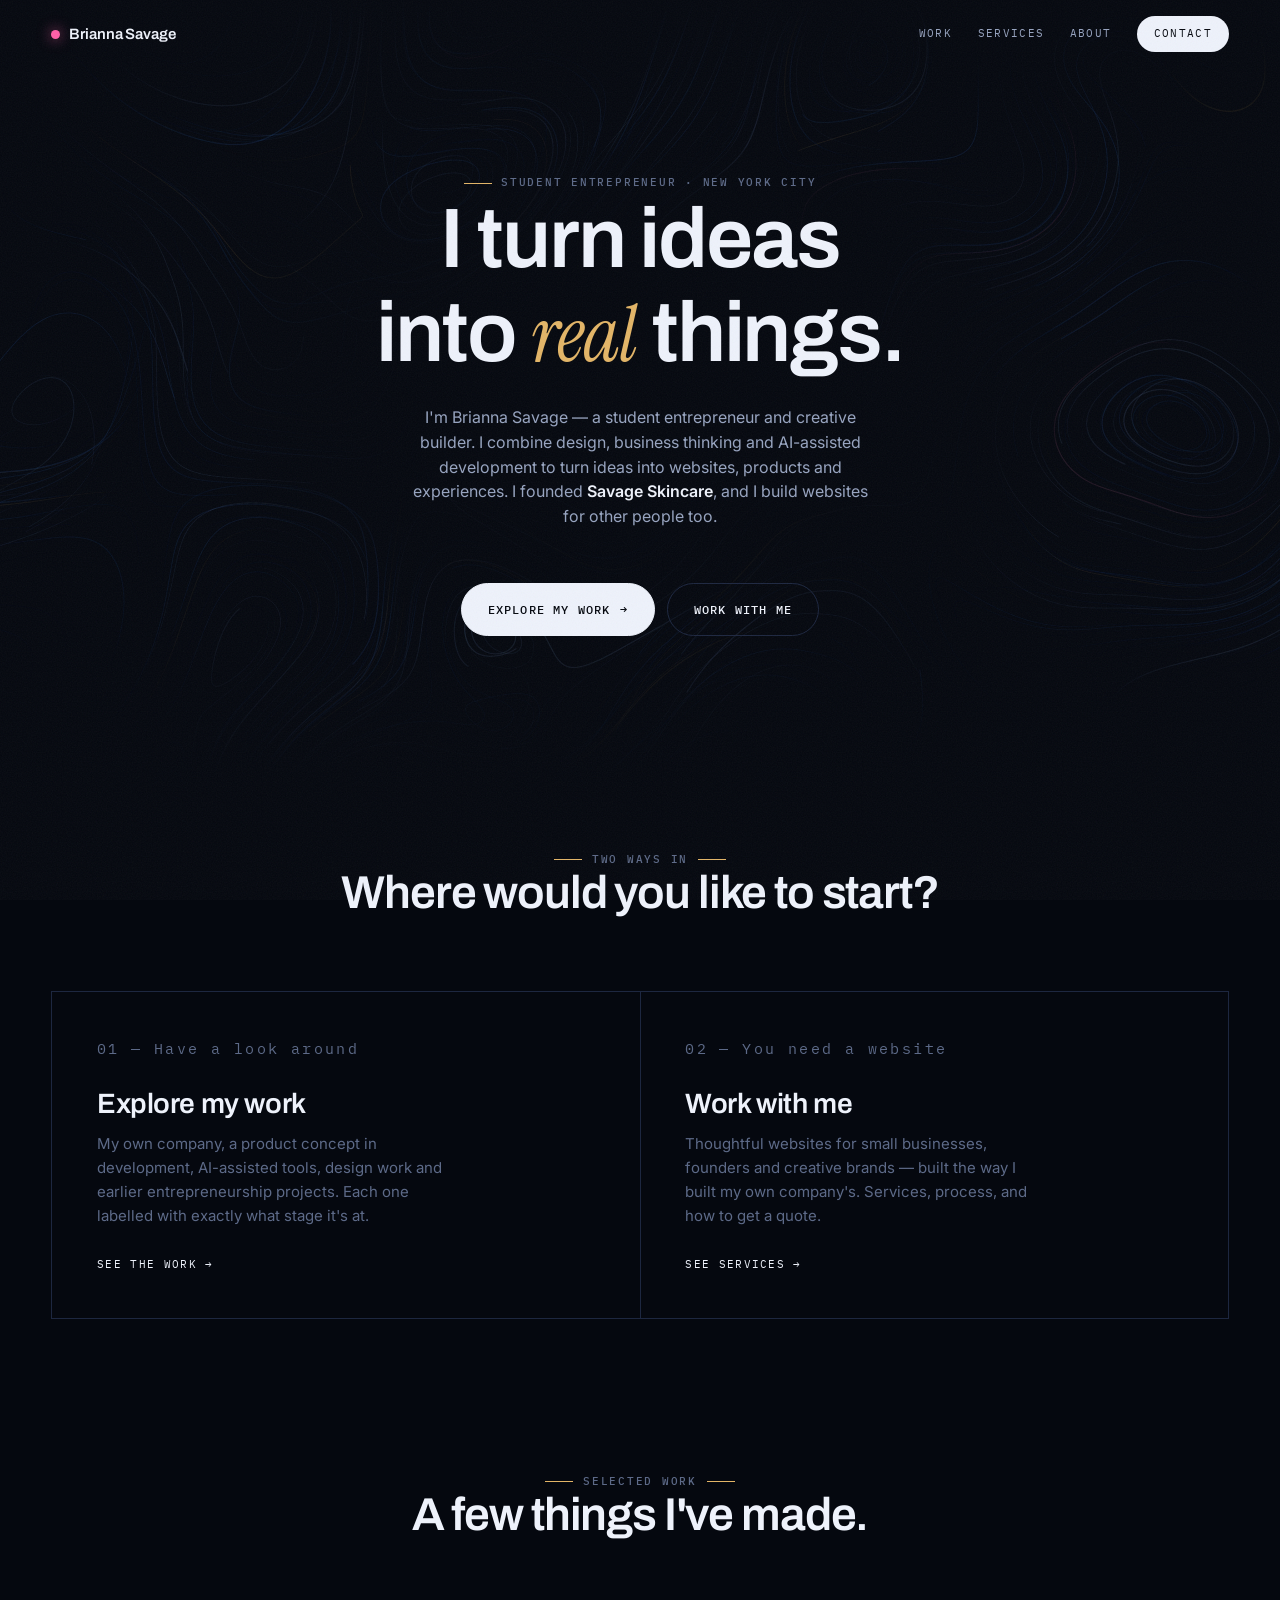
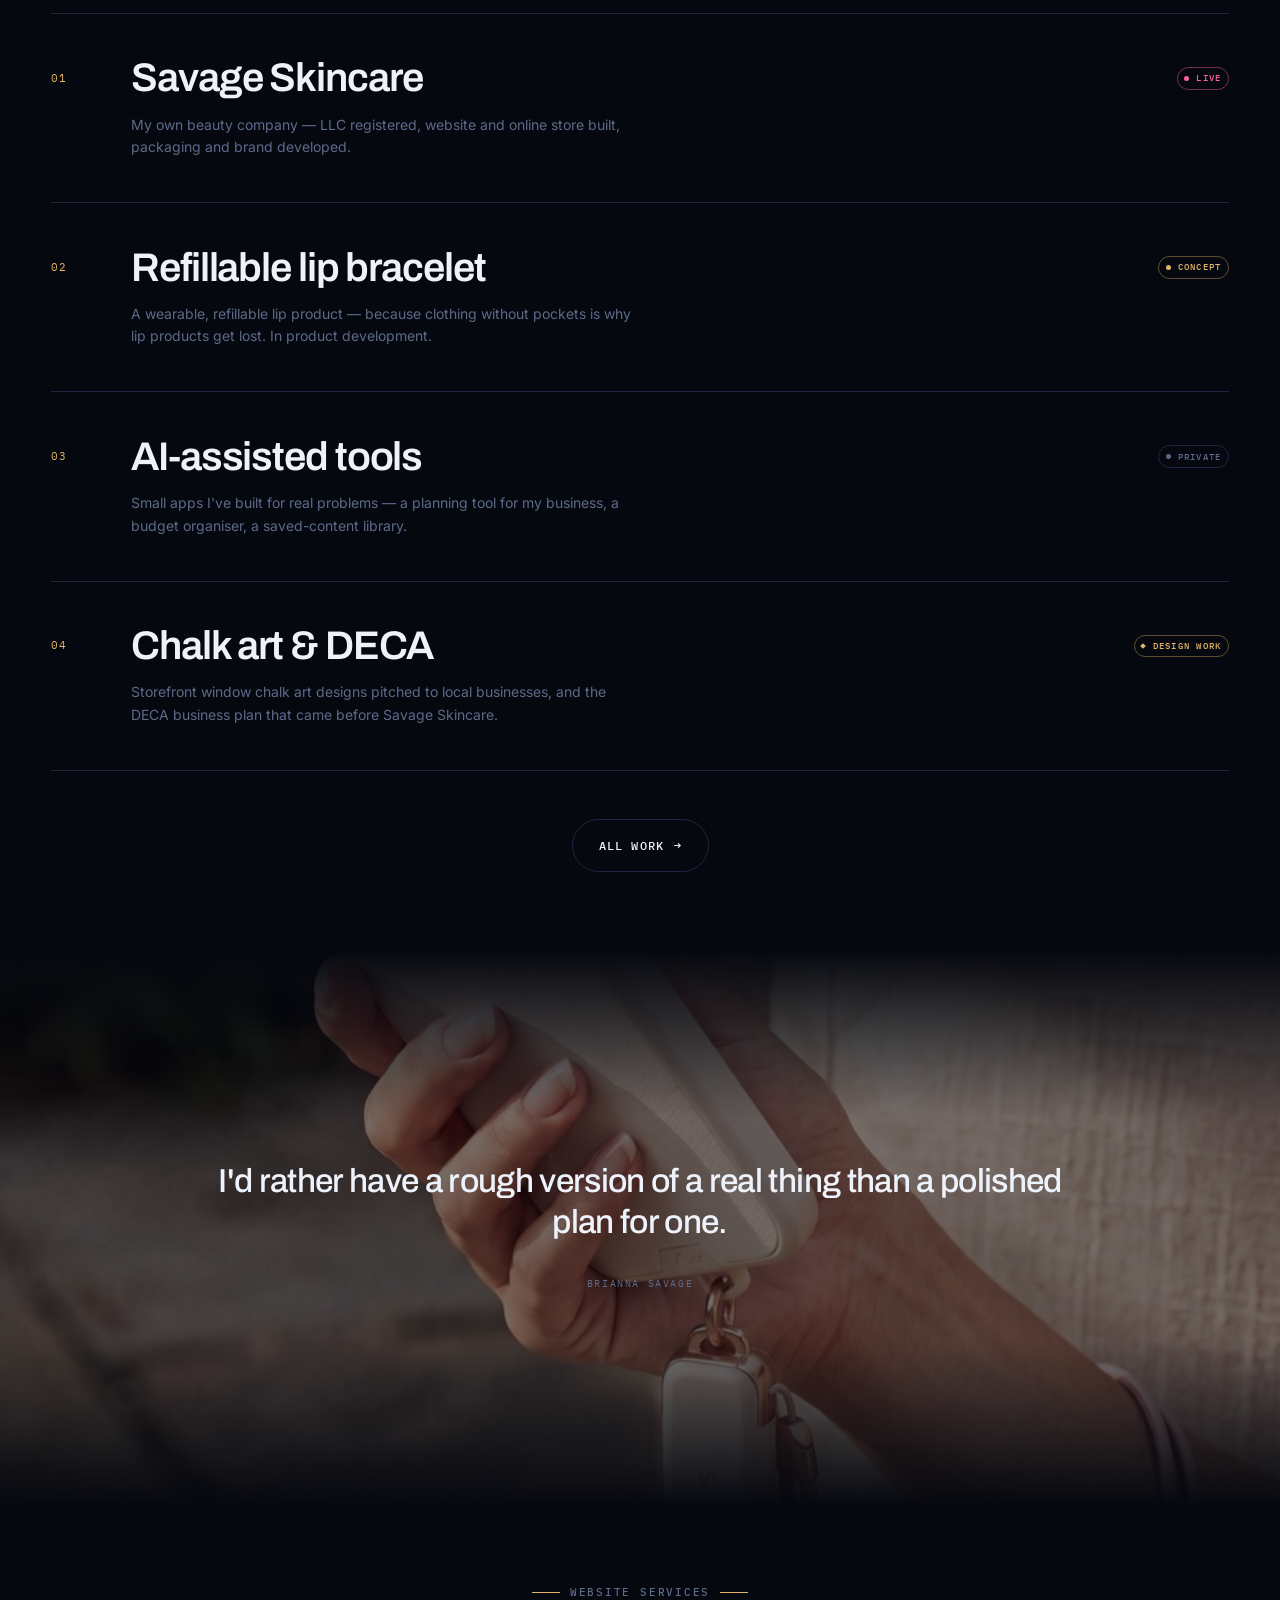
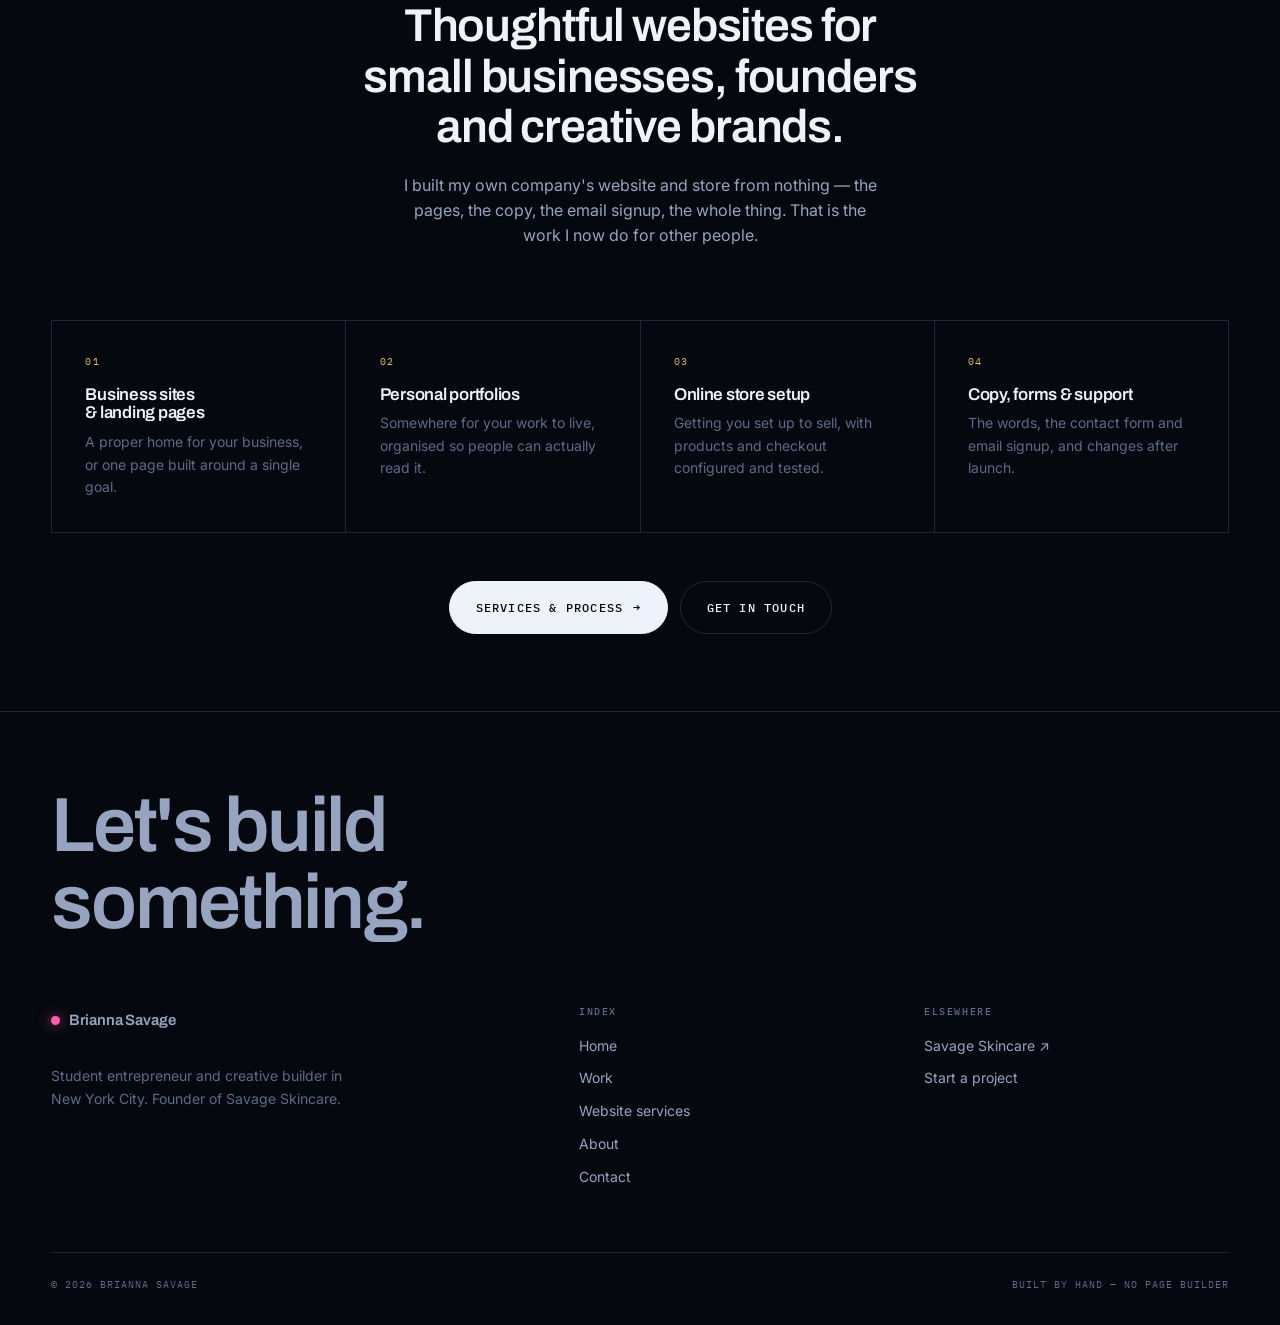
<file: index.html>
<!doctype html>
<html lang="en">
<head>
<meta charset="utf-8">
<meta name="viewport" content="width=device-width, initial-scale=1">
<title>Brianna Savage — Student Entrepreneur &amp; Creative Builder</title>
<meta name="description" content="Brianna Savage, student entrepreneur and creative builder in New York City. Founder of Savage Skincare. I build thoughtful websites for small businesses, founders and creative brands.">
<meta property="og:title" content="Brianna Savage — Student Entrepreneur &amp; Creative Builder">
<meta property="og:description" content="Brianna Savage, student entrepreneur and creative builder in New York City. Founder of Savage Skincare. I build thoughtful websites for small businesses, founders and creative brands.">
<meta property="og:type" content="website">
<link rel="canonical" href="https://briannasavage.nyc/">
<meta name="theme-color" content="#05080f">
<link rel="preconnect" href="https://fonts.googleapis.com">
<link rel="preconnect" href="https://fonts.gstatic.com" crossorigin>
<link href="https://fonts.googleapis.com/css2?family=Archivo:wght@400;500;600;700;800&family=Inter:wght@400;500;600&family=IBM+Plex+Mono:wght@400;500&family=Instrument+Serif:ital@0;1&display=swap" rel="stylesheet">
<link rel="stylesheet" href="/assets/css/site.css">
</head>
<body>
<a class="skip" href="#main">Skip to content</a>


<div class="scroll-bar" aria-hidden="true"></div>


<header class="site-head">
  <div class="wrap site-head__inner">
    <a class="brand" href="/"><span class="brand__mark"></span> Brianna Savage</a>
    <nav class="nav" aria-label="Main">
      <a href="/work/">Work</a>
      <a href="/websites/">Services</a>
      <a href="/about/">About</a>
      <a class="nav__cta" href="/contact/">Contact</a>
    </nav>
  </div>
</header>

<main id="main">

  <section class="hero">
      <div class="hero__art" data-flowfield aria-hidden="true"></div>
    <div class="wrap hero__inner">
      <p class="label label-row">Student entrepreneur &middot; New York City</p>
      <h1 data-split>
        <span class="line"><span class="line__i">I turn ideas</span></span>
        <span class="line"><span class="line__i">into <span class="script">real</span> things.</span></span>
      </h1>
      <p class="lead">
        I'm Brianna Savage &mdash; a student entrepreneur and creative builder.
        I combine design, business thinking and AI-assisted development to turn
        ideas into websites, products and experiences. I founded
        <strong>Savage Skincare</strong>, and I build websites for other people too.
      </p>
      <div class="btn-row">
        <a class="btn" href="/work/">Explore my work <span class="btn__arrow" aria-hidden="true">&rarr;</span></a>
        <a class="btn btn--ghost" href="/websites/">Work with me</a>
      </div>
    </div>
  </section>


  <!-- ===== Two paths ==================================================== -->
  <section class="section">
    <div class="wrap">
      <div class="section__head center">
        <p class="label label-row">Two ways in</p>
        <h2 data-split>Where would you like to start?</h2>
      </div>
      <div class="paths mt-xl">
        <a class="path" href="/work/">
          <p class="path__n">01 &mdash; Have a look around</p>
          <h3>Explore my work</h3>
          <p>
            My own company, a product concept in development, AI-assisted tools,
            design work and earlier entrepreneurship projects. Each one labelled
            with exactly what stage it's at.
          </p>
          <span class="path__go">See the work <span class="btn__arrow" aria-hidden="true">&rarr;</span></span>
        </a>
        <a class="path" href="/websites/">
          <p class="path__n">02 &mdash; You need a website</p>
          <h3>Work with me</h3>
          <p>
            Thoughtful websites for small businesses, founders and creative
            brands &mdash; built the way I built my own company's. Services,
            process, and how to get a quote.
          </p>
          <span class="path__go">See services <span class="btn__arrow" aria-hidden="true">&rarr;</span></span>
        </a>
      </div>
    </div>
  </section>

  <!-- ===== Selected work ================================================ -->
  <section class="section">
    <div class="wrap">
      <div class="section__head center">
        <p class="label label-row">Selected work</p>
        <h2 data-split>A few things I've made.</h2>
      </div>

      <div class="index mt-xl">
        <a class="index-row" href="/work/savage-skincare/">
          <span class="index-row__n">01</span>
          <h3 class="index-row__title">Savage Skincare</h3>
          <span class="index-row__meta"><span class="stat stat--live">Live</span></span>
          <p class="index-row__sub">My own beauty company &mdash; LLC registered, website and online store built, packaging and brand developed.</p>
        </a>
        <a class="index-row" href="/work/savage-skincare/#product">
          <span class="index-row__n">02</span>
          <h3 class="index-row__title">Refillable lip bracelet</h3>
          <span class="index-row__meta"><span class="stat stat--concept">Concept</span></span>
          <p class="index-row__sub">A wearable, refillable lip product &mdash; because clothing without pockets is why lip products get lost. In product development.</p>
        </a>
        <a class="index-row" href="/work/">
          <span class="index-row__n">03</span>
          <h3 class="index-row__title">AI-assisted tools</h3>
          <span class="index-row__meta"><span class="stat stat--private">Private</span></span>
          <p class="index-row__sub">Small apps I've built for real problems &mdash; a planning tool for my business, a budget organiser, a saved-content library.</p>
        </a>
        <a class="index-row" href="/work/">
          <span class="index-row__n">04</span>
          <h3 class="index-row__title">Chalk art &amp; DECA</h3>
          <span class="index-row__meta"><span class="stat stat--mockup">Design work</span></span>
          <p class="index-row__sub">Storefront window chalk art designs pitched to local businesses, and the DECA business plan that came before Savage Skincare.</p>
        </a>
      </div>

      <div class="btn-row btn-row--center mt-l">
        <a class="btn btn--ghost" href="/work/">All work <span class="btn__arrow" aria-hidden="true">&rarr;</span></a>
      </div>
    </div>
  </section>

  <section class="bleed">
    <img class="bleed__img" src="/assets/img/wear-phone.jpg" alt="" aria-hidden="true" loading="lazy" data-parallax>
    <div class="wrap">
      <div class="pullquote">
        <blockquote data-split>I'd rather have a rough version of a real thing than a polished plan for one.</blockquote>
        <cite>Brianna Savage</cite>
      </div>
    </div>
  </section>

  <section class="section">
    <div class="wrap">
      <div class="section__head center">
        <p class="label label-row">Website services</p>
        <h2 data-split>Thoughtful websites for small businesses, founders and creative brands.</h2>
        <p class="lead">
          I built my own company's website and store from nothing &mdash; the
          pages, the copy, the email signup, the whole thing. That is the work
          I now do for other people.
        </p>
      </div>
      <div class="caps mt-xl">
        <div class="cap"><p class="cap__n">01</p><h3>Business sites &amp; landing pages</h3><p>A proper home for your business, or one page built around a single goal.</p></div>
        <div class="cap"><p class="cap__n">02</p><h3>Personal portfolios</h3><p>Somewhere for your work to live, organised so people can actually read it.</p></div>
        <div class="cap"><p class="cap__n">03</p><h3>Online store setup</h3><p>Getting you set up to sell, with products and checkout configured and tested.</p></div>
        <div class="cap"><p class="cap__n">04</p><h3>Copy, forms &amp; support</h3><p>The words, the contact form and email signup, and changes after launch.</p></div>
      </div>
      <div class="btn-row btn-row--center mt-l">
        <a class="btn" href="/websites/">Services &amp; process <span class="btn__arrow" aria-hidden="true">&rarr;</span></a>
        <a class="btn btn--ghost" href="/contact/">Get in touch</a>
      </div>
    </div>
  </section>
</main>

<footer class="site-foot">
  <div class="wrap">
    <p class="site-foot__big"><a href="/contact/">Let's build<br>something.</a></p>
    <div class="site-foot__grid">
      <div>
        <a class="brand" href="/"><span class="brand__mark"></span> Brianna Savage</a>
        <p class="foot-blurb mt-m">
          Student entrepreneur and creative builder in New York City.
          Founder of Savage Skincare.
        </p>
      </div>
      <div>
        <h4>Index</h4>
        <ul>
          <li><a href="/">Home</a></li>
          <li><a href="/work/">Work</a></li>
          <li><a href="/websites/">Website services</a></li>
          <li><a href="/about/">About</a></li>
          <li><a href="/contact/">Contact</a></li>
        </ul>
      </div>
      <div>
        <h4>Elsewhere</h4>
        <ul>
          <li><a href="https://savageskincare.com" rel="noopener">Savage Skincare &nearr;</a></li>
          <li><a href="/websites/#start">Start a project</a></li>
        </ul>
      </div>
    </div>
    <div class="site-foot__base">
      <span>&copy; <span data-year>2026</span> Brianna Savage</span>
      <span>Built by hand &mdash; no page builder</span>
    </div>
  </div>
</footer>

<script src="/assets/js/flowfield.js" defer></script>
<script src="/assets/js/motion.js" defer></script>
<script src="/assets/js/site.js" defer></script>
</body>
</html>
</file>
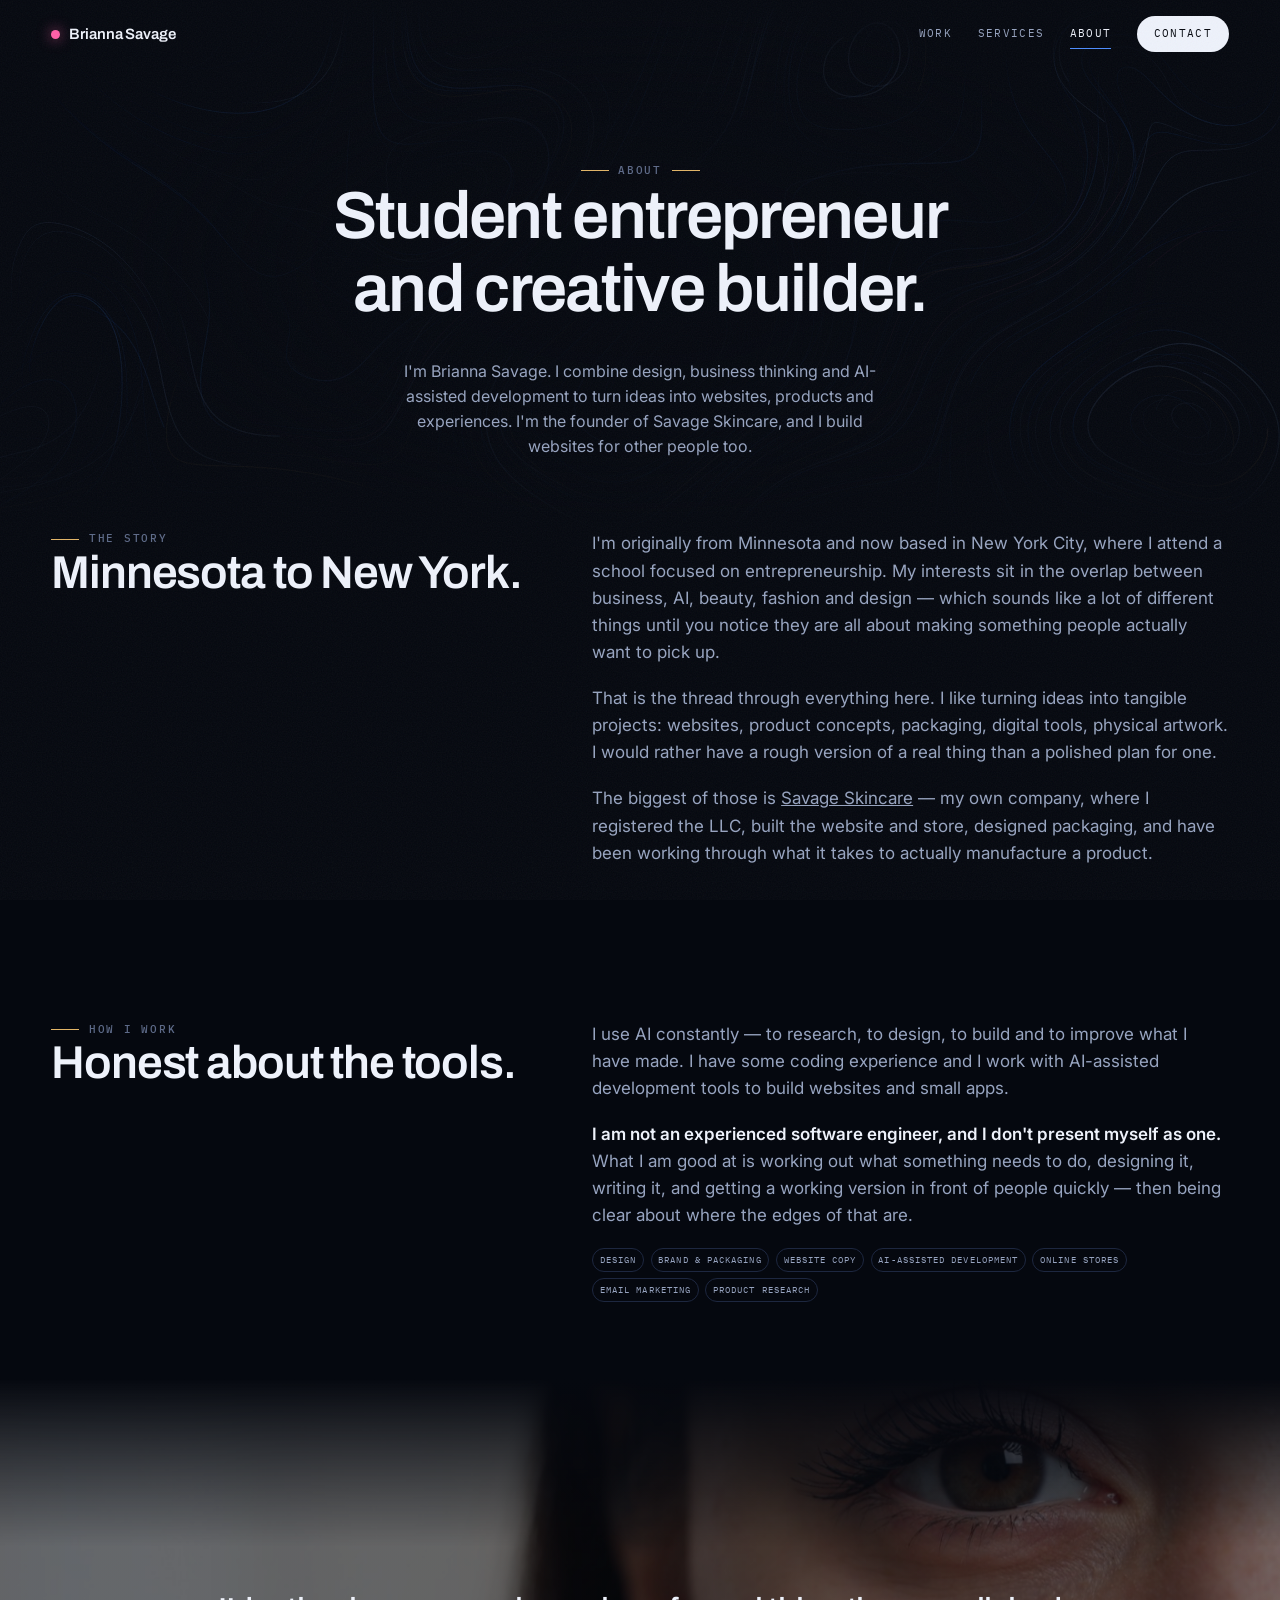
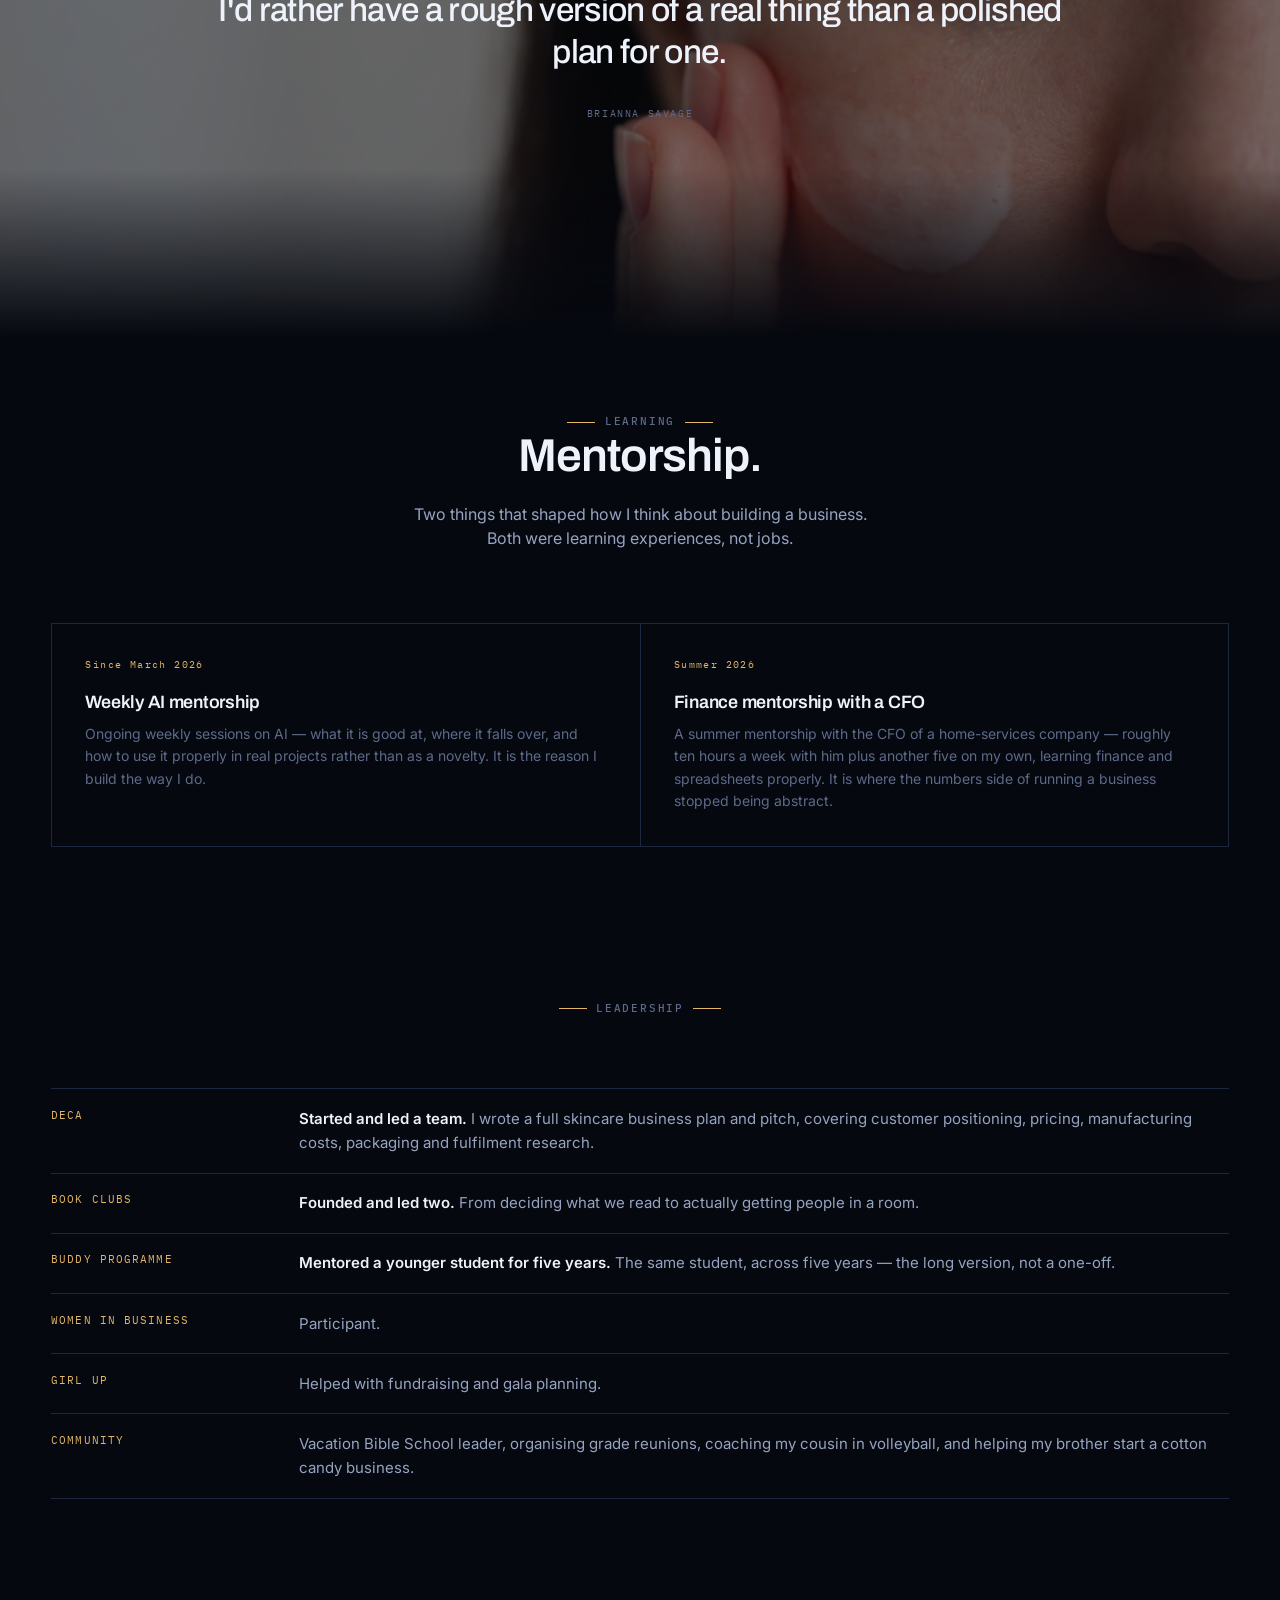
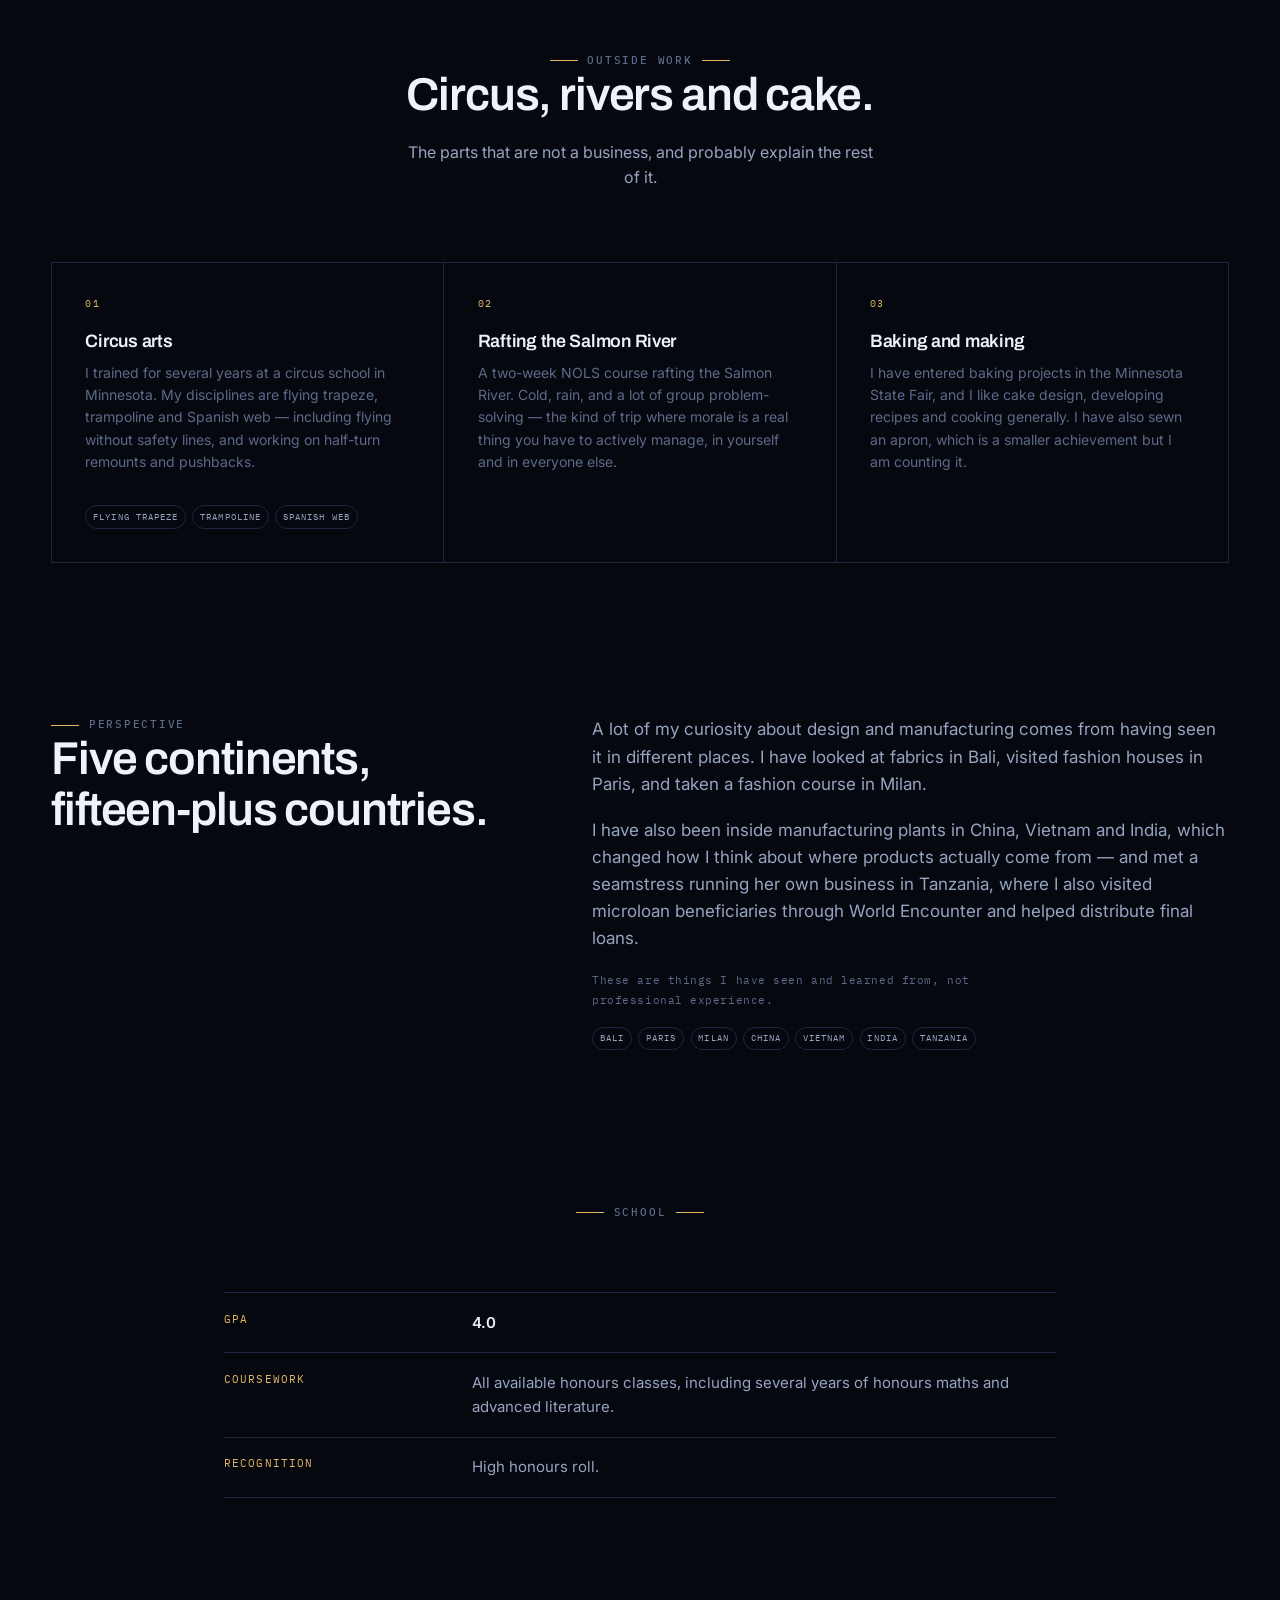
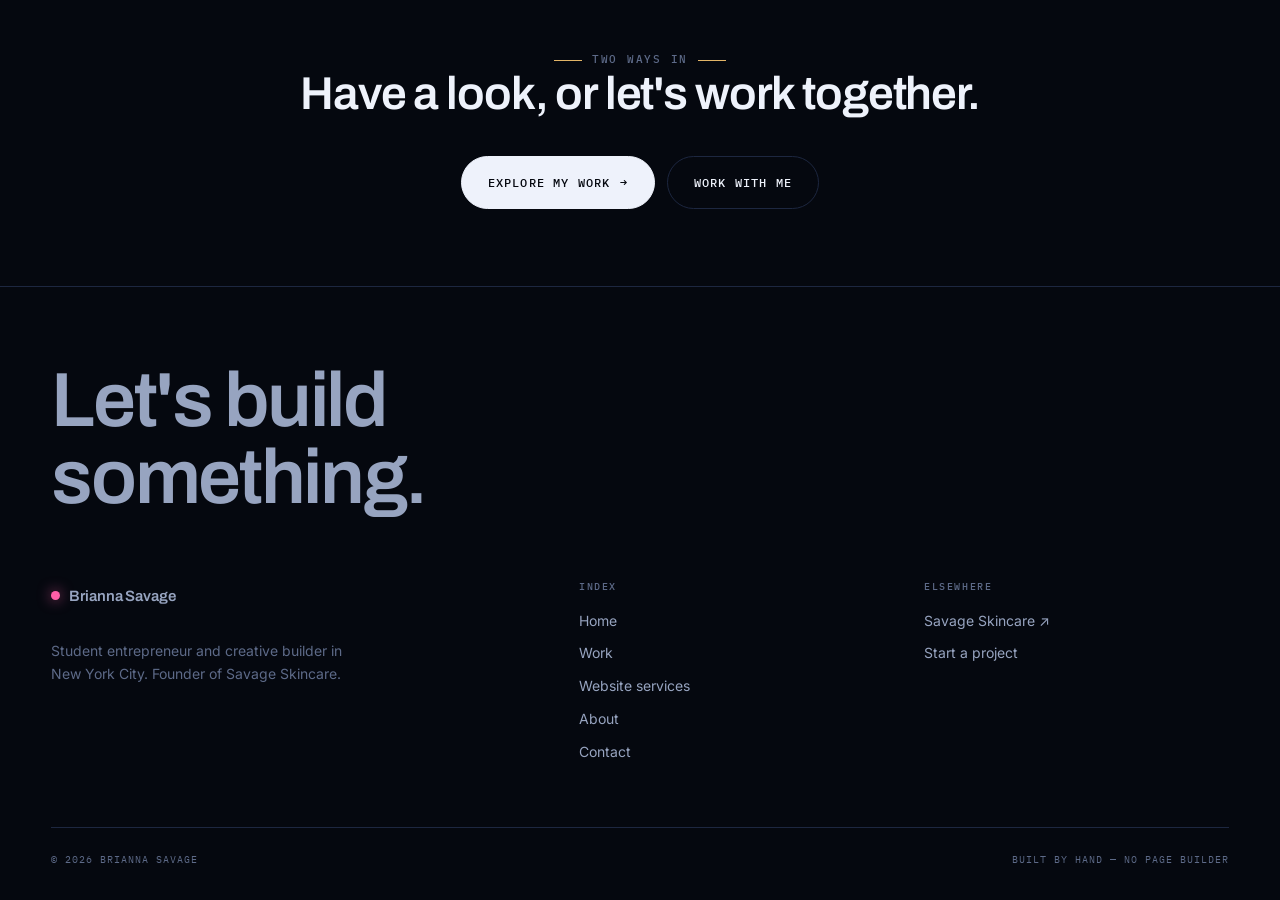
<file: about/index.html>
<!doctype html>
<html lang="en">
<head>
<meta charset="utf-8">
<meta name="viewport" content="width=device-width, initial-scale=1">
<title>About — Brianna Savage</title>
<meta name="description" content="Brianna Savage is a student entrepreneur and creative builder in New York City, founder of Savage Skincare, combining design, business thinking and AI-assisted development.">
<meta property="og:title" content="About — Brianna Savage">
<meta property="og:description" content="Brianna Savage is a student entrepreneur and creative builder in New York City, founder of Savage Skincare, combining design, business thinking and AI-assisted development.">
<meta property="og:type" content="website">
<link rel="canonical" href="https://briannasavage.nyc/about/">
<meta name="theme-color" content="#05080f">
<link rel="preconnect" href="https://fonts.googleapis.com">
<link rel="preconnect" href="https://fonts.gstatic.com" crossorigin>
<link href="https://fonts.googleapis.com/css2?family=Archivo:wght@400;500;600;700;800&family=Inter:wght@400;500;600&family=IBM+Plex+Mono:wght@400;500&family=Instrument+Serif:ital@0;1&display=swap" rel="stylesheet">
<link rel="stylesheet" href="/assets/css/site.css">
</head>
<body>
<a class="skip" href="#main">Skip to content</a>


<div class="scroll-bar" aria-hidden="true"></div>


<header class="site-head">
  <div class="wrap site-head__inner">
    <a class="brand" href="/"><span class="brand__mark"></span> Brianna Savage</a>
    <nav class="nav" aria-label="Main">
      <a href="/work/">Work</a>
      <a href="/websites/">Services</a>
      <a href="/about/">About</a>
      <a class="nav__cta" href="/contact/">Contact</a>
    </nav>
  </div>
</header>

<main id="main">

  <section class="page-head">
    <div class="page-head__art" data-flowfield aria-hidden="true"></div>
    <div class="wrap">
      <div class="section__head center">
        <p class="label label-row">About</p>
        <h1 data-split>Student entrepreneur and creative builder.</h1>
        <p class="lead">
          I'm Brianna Savage. I combine design, business thinking and AI-assisted
          development to turn ideas into websites, products and experiences. I'm
          the founder of Savage Skincare, and I build websites for other people
          too.
        </p>
      </div>
    </div>
  </section>

  <section class="section">
    <div class="wrap">
      <div class="cols cols--aside">
        <div>
          <p class="label label-row">The story</p>
          <h2 data-split>Minnesota to New York.</h2>
        </div>
        <div class="reveal">
          <p>
            I'm originally from Minnesota and now based in New York City, where I
            attend a school focused on entrepreneurship. My interests sit in the
            overlap between business, AI, beauty, fashion and design &mdash; which
            sounds like a lot of different things until you notice they are all
            about making something people actually want to pick up.
          </p>
          <p>
            That is the thread through everything here. I like turning ideas into
            tangible projects: websites, product concepts, packaging, digital
            tools, physical artwork. I would rather have a rough version of a real
            thing than a polished plan for one.
          </p>
          <p>
            The biggest of those is <a href="/work/savage-skincare/">Savage
            Skincare</a> &mdash; my own company, where I registered the LLC, built
            the website and store, designed packaging, and have been working
            through what it takes to actually manufacture a product.
          </p>
        </div>
      </div>
    </div>
  </section>

  <section class="section">
    <div class="wrap">
      <div class="cols cols--aside">
        <div>
          <p class="label label-row">How I work</p>
          <h2 data-split>Honest about the tools.</h2>
        </div>
        <div class="reveal">
          <p>
            I use AI constantly &mdash; to research, to design, to build and to
            improve what I have made. I have some coding experience and I work
            with AI-assisted development tools to build websites and small apps.
          </p>
          <p>
            <strong>I am not an experienced software engineer, and I don't present
            myself as one.</strong> What I am good at is working out what something
            needs to do, designing it, writing it, and getting a working version in
            front of people quickly &mdash; then being clear about where the edges
            of that are.
          </p>
          <div class="chips">
            <span class="chip">Design</span><span class="chip">Brand &amp; packaging</span>
            <span class="chip">Website copy</span><span class="chip">AI-assisted development</span>
            <span class="chip">Online stores</span><span class="chip">Email marketing</span>
            <span class="chip">Product research</span>
          </div>
        </div>
      </div>
    </div>
  </section>

  <section class="bleed">
    <img class="bleed__img" src="/assets/img/atmosphere.jpg" alt="" aria-hidden="true" loading="lazy" data-parallax>
    <div class="wrap">
      <div class="pullquote">
        <blockquote data-split>I'd rather have a rough version of a real thing than a polished plan for one.</blockquote>
        <cite>Brianna Savage</cite>
      </div>
    </div>
  </section>

  <section class="section">
    <div class="wrap">
      <div class="section__head center">
        <p class="label label-row">Learning</p>
        <h2 data-split>Mentorship.</h2>
        <p class="lead">Two things that shaped how I think about building a business. Both were learning experiences, not jobs.</p>
      </div>
      <div class="cards cards--2 mt-xl">
        <article class="card">
          <p class="card__n">Since March 2026</p>
          <h3>Weekly AI mentorship</h3>
          <p>
            Ongoing weekly sessions on AI &mdash; what it is good at, where it
            falls over, and how to use it properly in real projects rather than as
            a novelty. It is the reason I build the way I do.
          </p>
        </article>
        <article class="card">
          <p class="card__n">Summer 2026</p>
          <h3>Finance mentorship with a CFO</h3>
          <p>
            A summer mentorship with the CFO of a home-services company &mdash;
            roughly ten hours a week with him plus another five on my own,
            learning finance and spreadsheets properly. It is where the numbers
            side of running a business stopped being abstract.
          </p>
        </article>
      </div>
    </div>
  </section>

  <section class="section">
    <div class="wrap">
      <div class="section__head center">
        <p class="label label-row">Leadership</p>
        <h2 data-split>Things I started or led.</h2>
      </div>
      <ul class="facts mt-xl">
        <li>
          <span class="f-k">DECA</span>
          <span class="f-v"><strong>Started and led a team.</strong> I wrote a full skincare business plan and pitch, covering customer positioning, pricing, manufacturing costs, packaging and fulfilment research.</span>
        </li>
        <li>
          <span class="f-k">Book clubs</span>
          <span class="f-v"><strong>Founded and led two.</strong> From deciding what we read to actually getting people in a room.</span>
        </li>
        <li>
          <span class="f-k">Buddy programme</span>
          <span class="f-v"><strong>Mentored a younger student for five years.</strong> The same student, across five years &mdash; the long version, not a one-off.</span>
        </li>
        <li>
          <span class="f-k">Women in Business</span>
          <span class="f-v">Participant.</span>
        </li>
        <li>
          <span class="f-k">Girl Up</span>
          <span class="f-v">Helped with fundraising and gala planning.</span>
        </li>
        <li>
          <span class="f-k">Community</span>
          <span class="f-v">Vacation Bible School leader, organising grade reunions, coaching my cousin in volleyball, and helping my brother start a cotton candy business.</span>
        </li>
      </ul>
    </div>
  </section>

  <section class="section">
    <div class="wrap">
      <div class="section__head center">
        <p class="label label-row">Outside work</p>
        <h2 data-split>Circus, rivers and cake.</h2>
        <p class="lead">The parts that are not a business, and probably explain the rest of it.</p>
      </div>
      <div class="cards cards--3 mt-xl">
        <article class="card">
          <p class="card__n">01</p>
          <h3>Circus arts</h3>
          <p>
            I trained for several years at a circus school in Minnesota. My
            disciplines are flying trapeze, trampoline and Spanish web &mdash;
            including flying without safety lines, and working on half-turn
            remounts and pushbacks.
          </p>
          <div class="chips">
            <span class="chip">Flying trapeze</span><span class="chip">Trampoline</span><span class="chip">Spanish web</span>
          </div>
        </article>
        <article class="card">
          <p class="card__n">02</p>
          <h3>Rafting the Salmon River</h3>
          <p>
            A two-week NOLS course rafting the Salmon River. Cold, rain, and a lot
            of group problem-solving &mdash; the kind of trip where morale is a
            real thing you have to actively manage, in yourself and in everyone
            else.
          </p>
        </article>
        <article class="card">
          <p class="card__n">03</p>
          <h3>Baking and making</h3>
          <p>
            I have entered baking projects in the Minnesota State Fair, and I like
            cake design, developing recipes and cooking generally. I have also
            sewn an apron, which is a smaller achievement but I am counting it.
          </p>
        </article>
      </div>
    </div>
  </section>

  <section class="section">
    <div class="wrap">
      <div class="cols cols--aside">
        <div>
          <p class="label label-row">Perspective</p>
          <h2 data-split>Five continents, fifteen-plus countries.</h2>
        </div>
        <div class="reveal">
          <p>
            A lot of my curiosity about design and manufacturing comes from having
            seen it in different places. I have looked at fabrics in Bali, visited
            fashion houses in Paris, and taken a fashion course in Milan.
          </p>
          <p>
            I have also been inside manufacturing plants in China, Vietnam and
            India, which changed how I think about where products actually come
            from &mdash; and met a seamstress running her own business in Tanzania,
            where I also visited microloan beneficiaries through World Encounter
            and helped distribute final loans.
          </p>
          <p class="fine">
            These are things I have seen and learned from, not professional
            experience.
          </p>
          <div class="chips">
            <span class="chip">Bali</span><span class="chip">Paris</span><span class="chip">Milan</span>
            <span class="chip">China</span><span class="chip">Vietnam</span><span class="chip">India</span>
            <span class="chip">Tanzania</span>
          </div>
        </div>
      </div>
    </div>
  </section>

  <section class="section">
    <div class="wrap">
      <div class="section__head center">
        <p class="label label-row">School</p>
        <h2 data-split>Academics.</h2>
      </div>
      <ul class="facts mt-l" style="max-width:52rem;margin-inline:auto">
        <li><span class="f-k">GPA</span><span class="f-v"><strong>4.0</strong></span></li>
        <li><span class="f-k">Coursework</span><span class="f-v">All available honours classes, including several years of honours maths and advanced literature.</span></li>
        <li><span class="f-k">Recognition</span><span class="f-v">High honours roll.</span></li>
      </ul>
    </div>
  </section>

  <section class="section center">
    <div class="wrap">
      <div class="section__head">
        <p class="label label-row">Two ways in</p>
        <h2 data-split>Have a look, or let's work together.</h2>
        <div class="btn-row btn-row--center">
          <a class="btn" href="/work/">Explore my work <span class="btn__arrow" aria-hidden="true">&rarr;</span></a>
          <a class="btn btn--ghost" href="/websites/">Work with me</a>
        </div>
      </div>
    </div>
  </section>
</main>

<footer class="site-foot">
  <div class="wrap">
    <p class="site-foot__big"><a href="/contact/">Let's build<br>something.</a></p>
    <div class="site-foot__grid">
      <div>
        <a class="brand" href="/"><span class="brand__mark"></span> Brianna Savage</a>
        <p class="foot-blurb mt-m">
          Student entrepreneur and creative builder in New York City.
          Founder of Savage Skincare.
        </p>
      </div>
      <div>
        <h4>Index</h4>
        <ul>
          <li><a href="/">Home</a></li>
          <li><a href="/work/">Work</a></li>
          <li><a href="/websites/">Website services</a></li>
          <li><a href="/about/">About</a></li>
          <li><a href="/contact/">Contact</a></li>
        </ul>
      </div>
      <div>
        <h4>Elsewhere</h4>
        <ul>
          <li><a href="https://savageskincare.com" rel="noopener">Savage Skincare &nearr;</a></li>
          <li><a href="/websites/#start">Start a project</a></li>
        </ul>
      </div>
    </div>
    <div class="site-foot__base">
      <span>&copy; <span data-year>2026</span> Brianna Savage</span>
      <span>Built by hand &mdash; no page builder</span>
    </div>
  </div>
</footer>

<script src="/assets/js/flowfield.js" defer></script>
<script src="/assets/js/motion.js" defer></script>
<script src="/assets/js/site.js" defer></script>
</body>
</html>
</file>
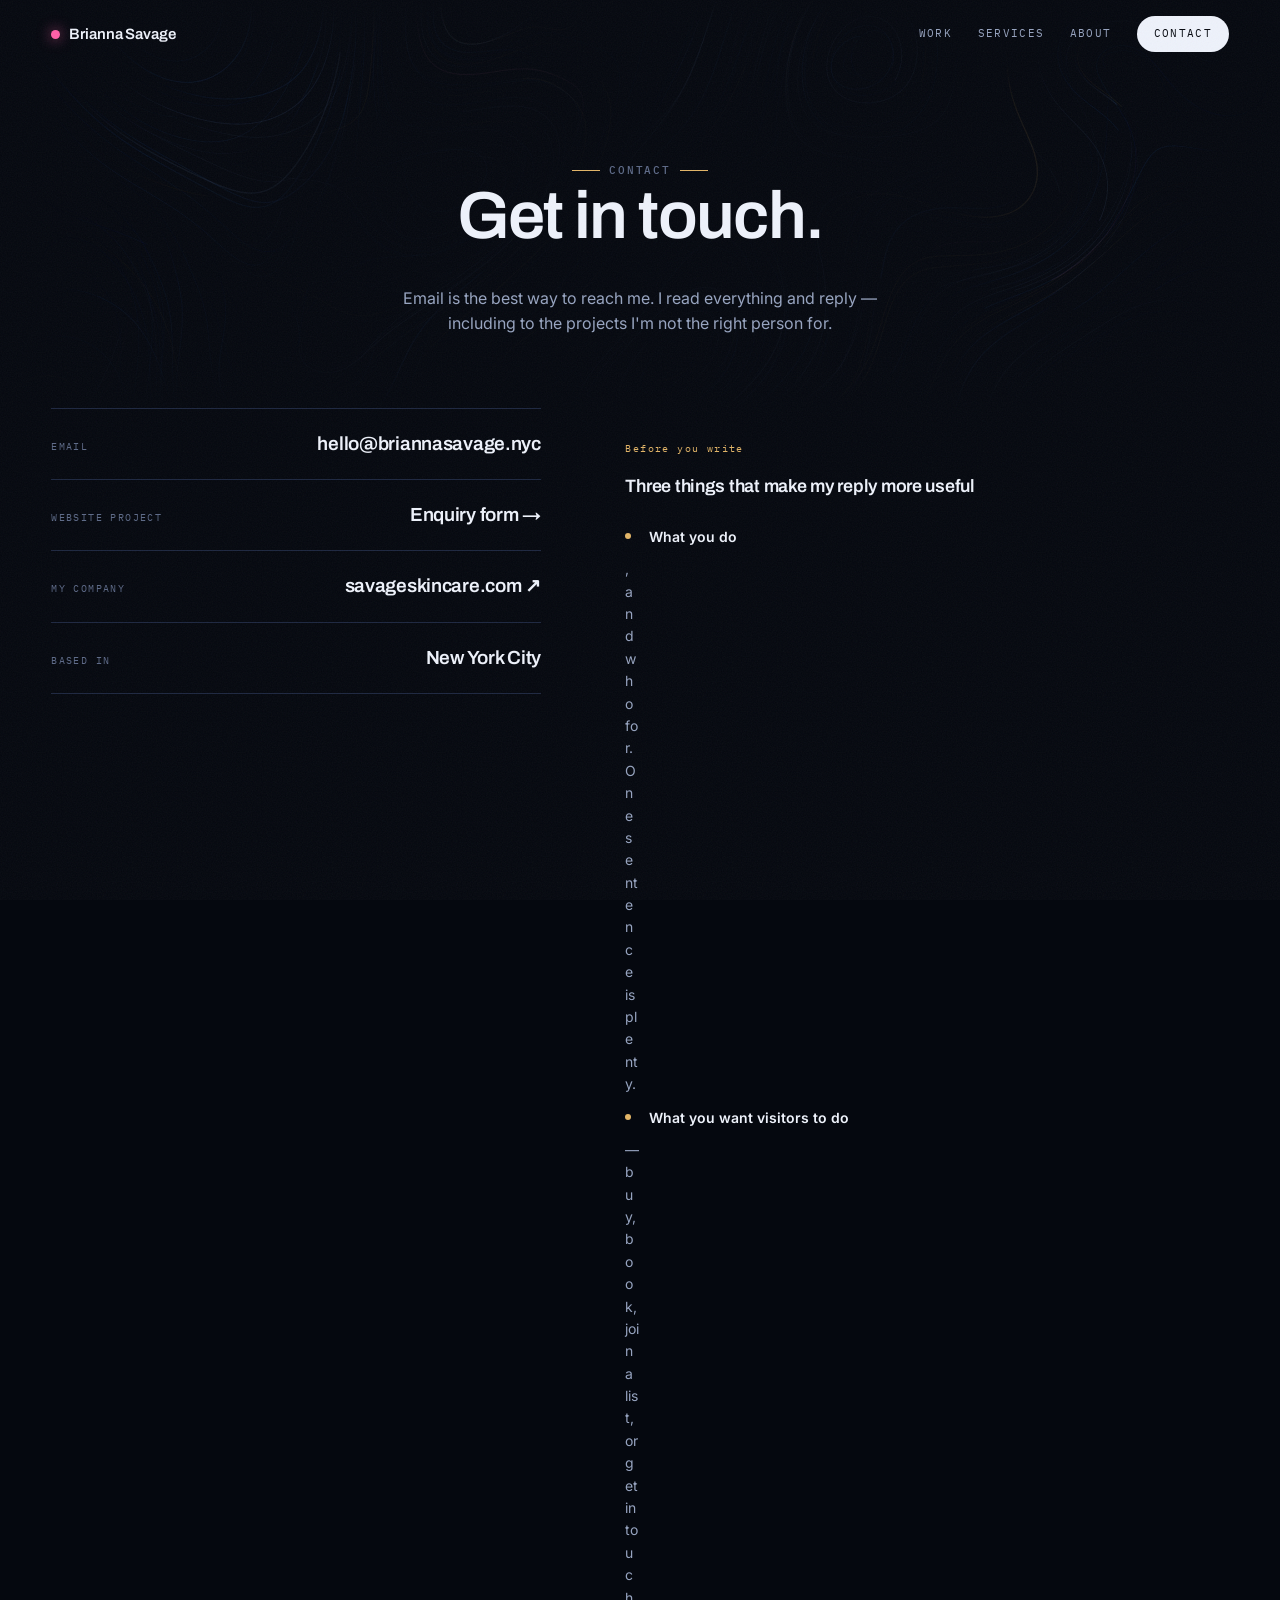
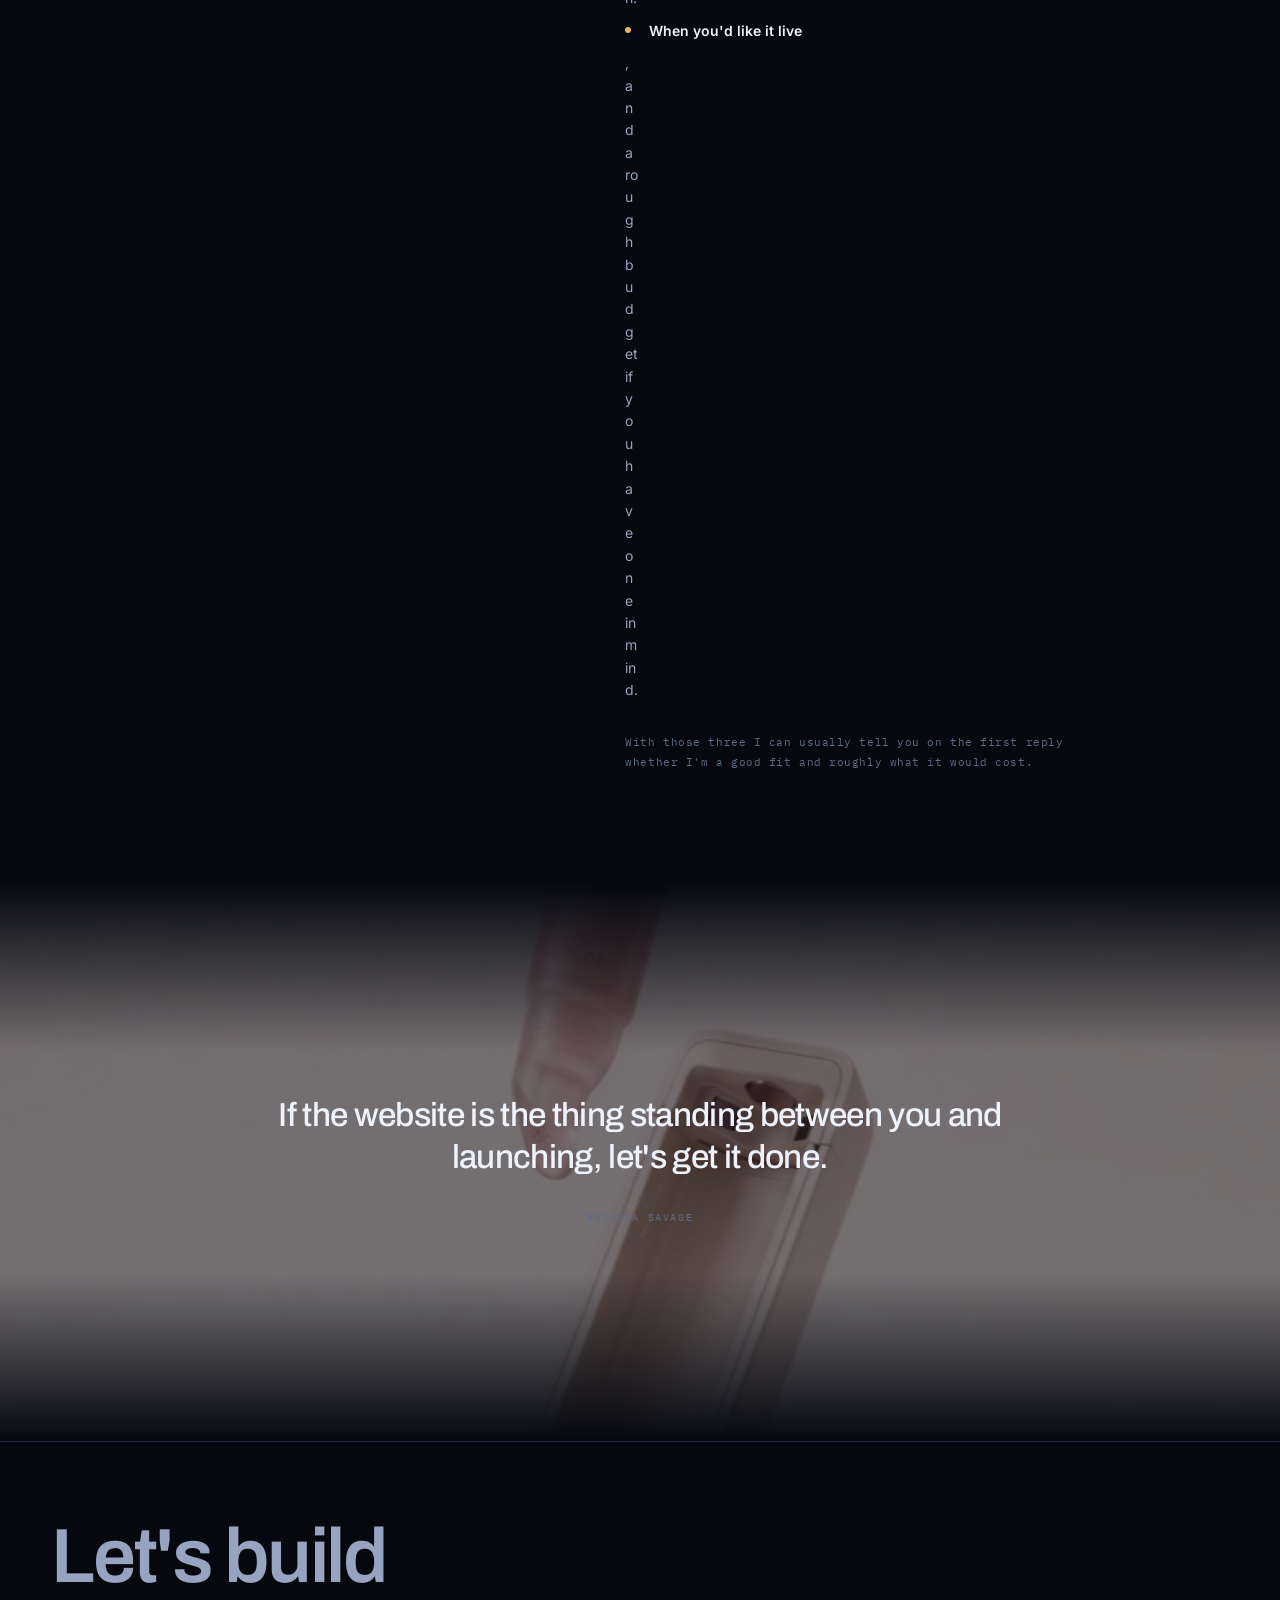
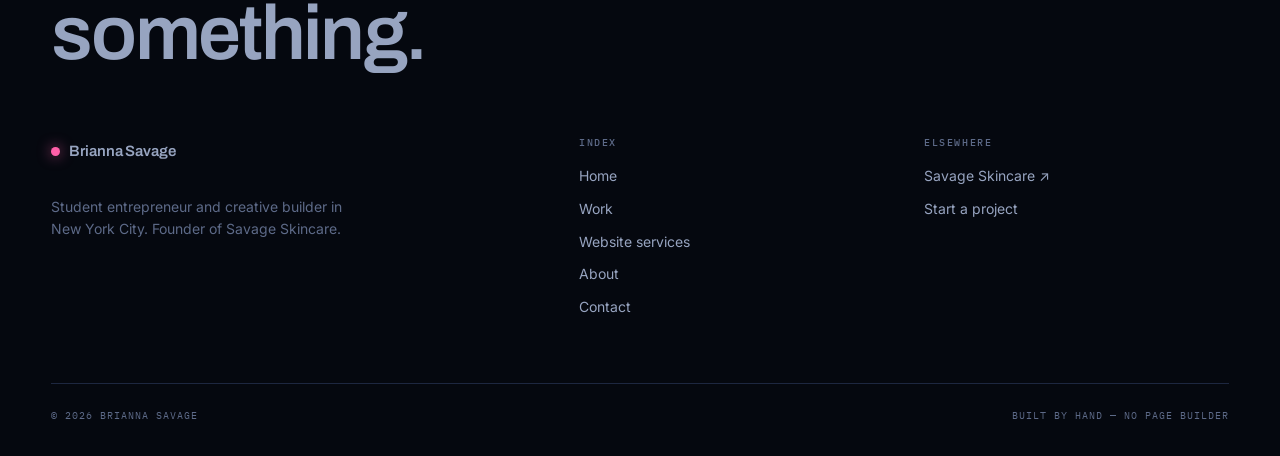
<file: contact/index.html>
<!doctype html>
<html lang="en">
<head>
<meta charset="utf-8">
<meta name="viewport" content="width=device-width, initial-scale=1">
<title>Contact — Brianna Savage</title>
<meta name="description" content="Get in touch with Brianna Savage about a website project or anything else.">
<meta property="og:title" content="Contact — Brianna Savage">
<meta property="og:description" content="Get in touch with Brianna Savage about a website project or anything else.">
<meta property="og:type" content="website">
<link rel="canonical" href="https://briannasavage.nyc/contact/">
<meta name="theme-color" content="#05080f">
<link rel="preconnect" href="https://fonts.googleapis.com">
<link rel="preconnect" href="https://fonts.gstatic.com" crossorigin>
<link href="https://fonts.googleapis.com/css2?family=Archivo:wght@400;500;600;700;800&family=Inter:wght@400;500;600&family=IBM+Plex+Mono:wght@400;500&family=Instrument+Serif:ital@0;1&display=swap" rel="stylesheet">
<link rel="stylesheet" href="/assets/css/site.css">
</head>
<body>
<a class="skip" href="#main">Skip to content</a>


<div class="scroll-bar" aria-hidden="true"></div>


<header class="site-head">
  <div class="wrap site-head__inner">
    <a class="brand" href="/"><span class="brand__mark"></span> Brianna Savage</a>
    <nav class="nav" aria-label="Main">
      <a href="/work/">Work</a>
      <a href="/websites/">Services</a>
      <a href="/about/">About</a>
      <a class="nav__cta" href="/contact/">Contact</a>
    </nav>
  </div>
</header>

<main id="main">

  <section class="page-head">
    <div class="page-head__art" data-flowfield aria-hidden="true"></div>
    <div class="wrap">
      <div class="section__head center">
        <p class="label label-row">Contact</p>
        <h1 data-split>Get in touch.</h1>
        <p class="lead">
          Email is the best way to reach me. I read everything and reply &mdash;
          including to the projects I'm not the right person for.
        </p>
      </div>
    </div>
  </section>

  <section class="section section--tight">
    <div class="wrap">
      <div class="cols cols--aside">
        <div>
          <ul class="contact-list">
            <li><a href="mailto:hello@briannasavage.nyc">
              <span class="k">Email</span><span class="v">hello@briannasavage.nyc</span></a></li>
            <li><a href="/websites/#start">
              <span class="k">Website project</span><span class="v">Enquiry form &rarr;</span></a></li>
            <li><a href="https://savageskincare.com" rel="noopener">
              <span class="k">My company</span><span class="v">savageskincare.com &nearr;</span></a></li>
            <li><div class="row">
              <span class="k">Based in</span><span class="v">New York City</span></div></li>
          </ul>
        </div>
        <div class="reveal">
          <div class="card">
            <p class="card__n">Before you write</p>
            <h3>Three things that make my reply more useful</h3>
            <ul class="ticks">
              <li><strong>What you do</strong>, and who for. One sentence is plenty.</li>
              <li><strong>What you want visitors to do</strong> &mdash; buy, book, join a list, or get in touch.</li>
              <li><strong>When you'd like it live</strong>, and a rough budget if you have one in mind.</li>
            </ul>
            <p class="fine mt-m">
              With those three I can usually tell you on the first reply whether
              I'm a good fit and roughly what it would cost.
            </p>
          </div>
        </div>
      </div>
    </div>
  </section>

  <section class="bleed">
    <img class="bleed__img" src="/assets/img/pod-exploded.jpg" alt="" aria-hidden="true" loading="lazy" data-parallax>
    <div class="wrap">
      <div class="pullquote">
        <blockquote data-split>If the website is the thing standing between you and launching, let's get it done.</blockquote>
        <cite>Brianna Savage</cite>
      </div>
    </div>
  </section>
</main>

<footer class="site-foot">
  <div class="wrap">
    <p class="site-foot__big"><a href="/contact/">Let's build<br>something.</a></p>
    <div class="site-foot__grid">
      <div>
        <a class="brand" href="/"><span class="brand__mark"></span> Brianna Savage</a>
        <p class="foot-blurb mt-m">
          Student entrepreneur and creative builder in New York City.
          Founder of Savage Skincare.
        </p>
      </div>
      <div>
        <h4>Index</h4>
        <ul>
          <li><a href="/">Home</a></li>
          <li><a href="/work/">Work</a></li>
          <li><a href="/websites/">Website services</a></li>
          <li><a href="/about/">About</a></li>
          <li><a href="/contact/">Contact</a></li>
        </ul>
      </div>
      <div>
        <h4>Elsewhere</h4>
        <ul>
          <li><a href="https://savageskincare.com" rel="noopener">Savage Skincare &nearr;</a></li>
          <li><a href="/websites/#start">Start a project</a></li>
        </ul>
      </div>
    </div>
    <div class="site-foot__base">
      <span>&copy; <span data-year>2026</span> Brianna Savage</span>
      <span>Built by hand &mdash; no page builder</span>
    </div>
  </div>
</footer>

<script src="/assets/js/flowfield.js" defer></script>
<script src="/assets/js/motion.js" defer></script>
<script src="/assets/js/site.js" defer></script>
</body>
</html>
</file>
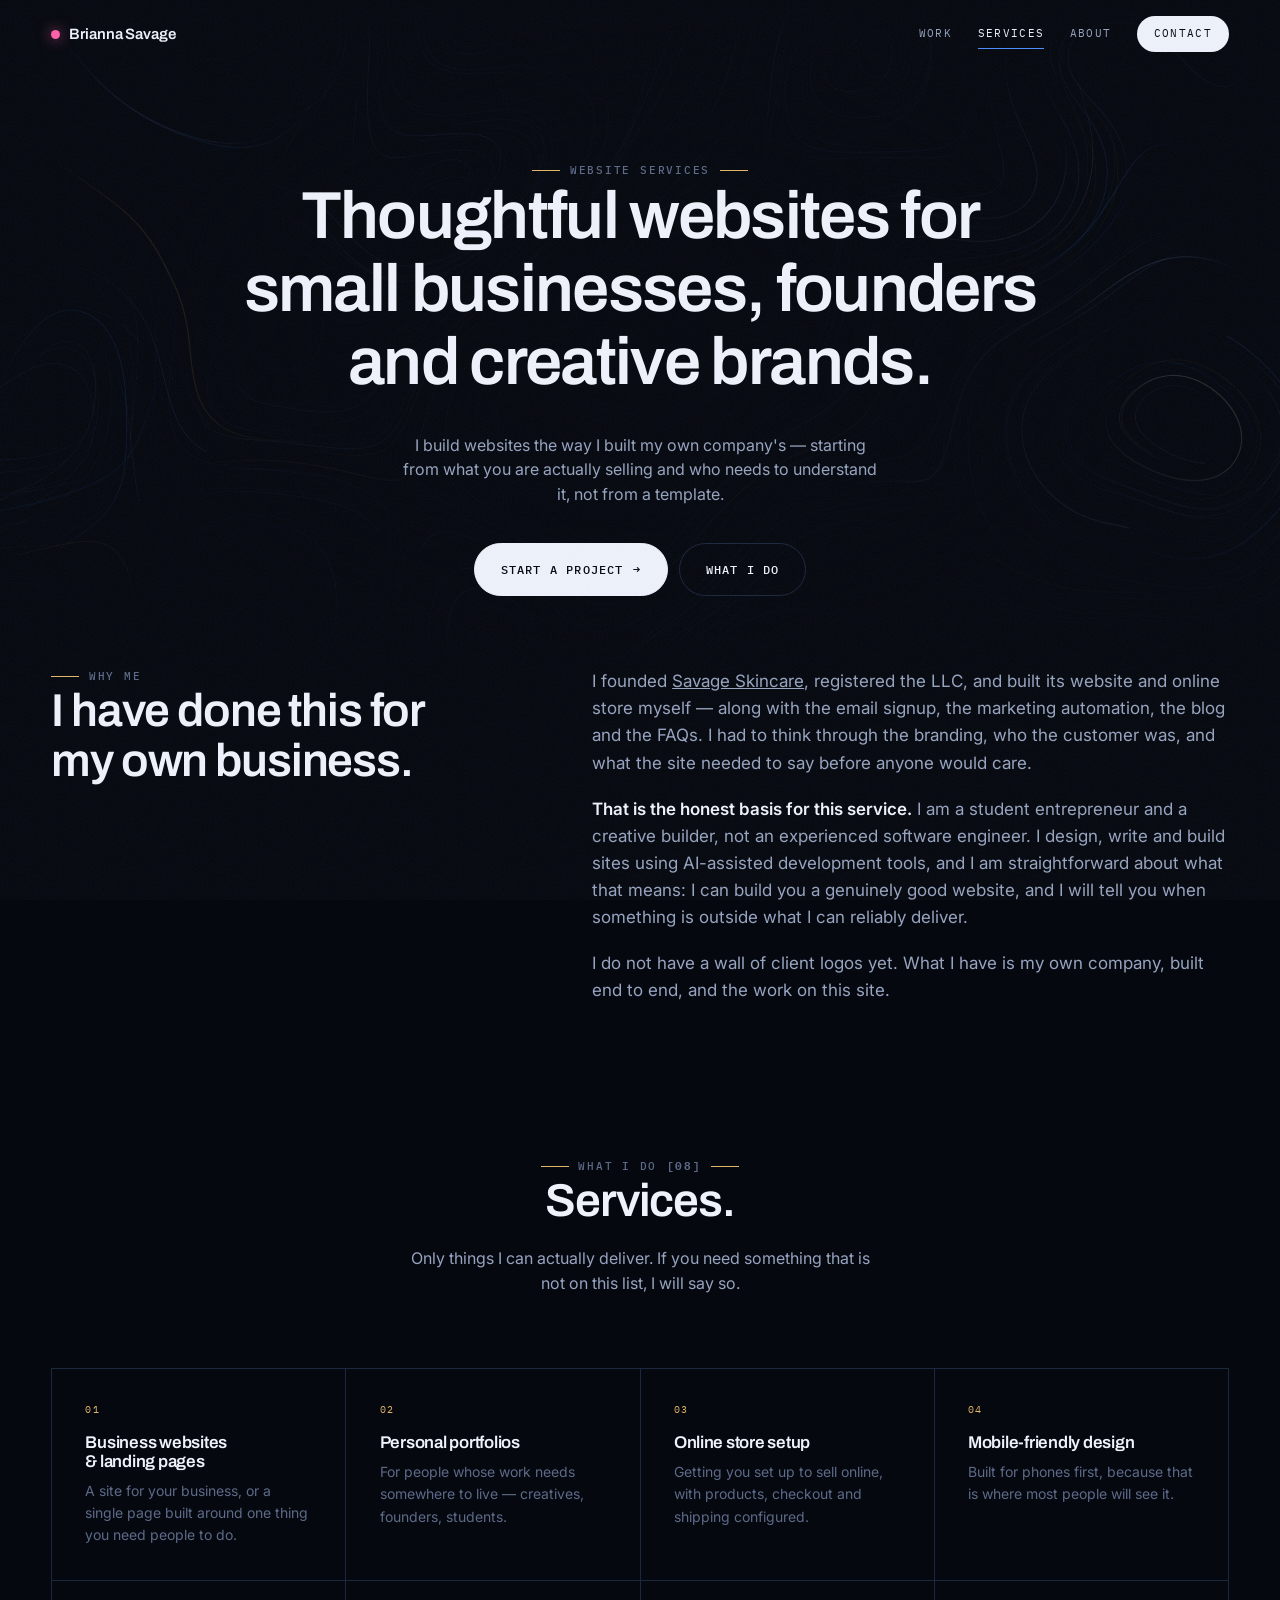
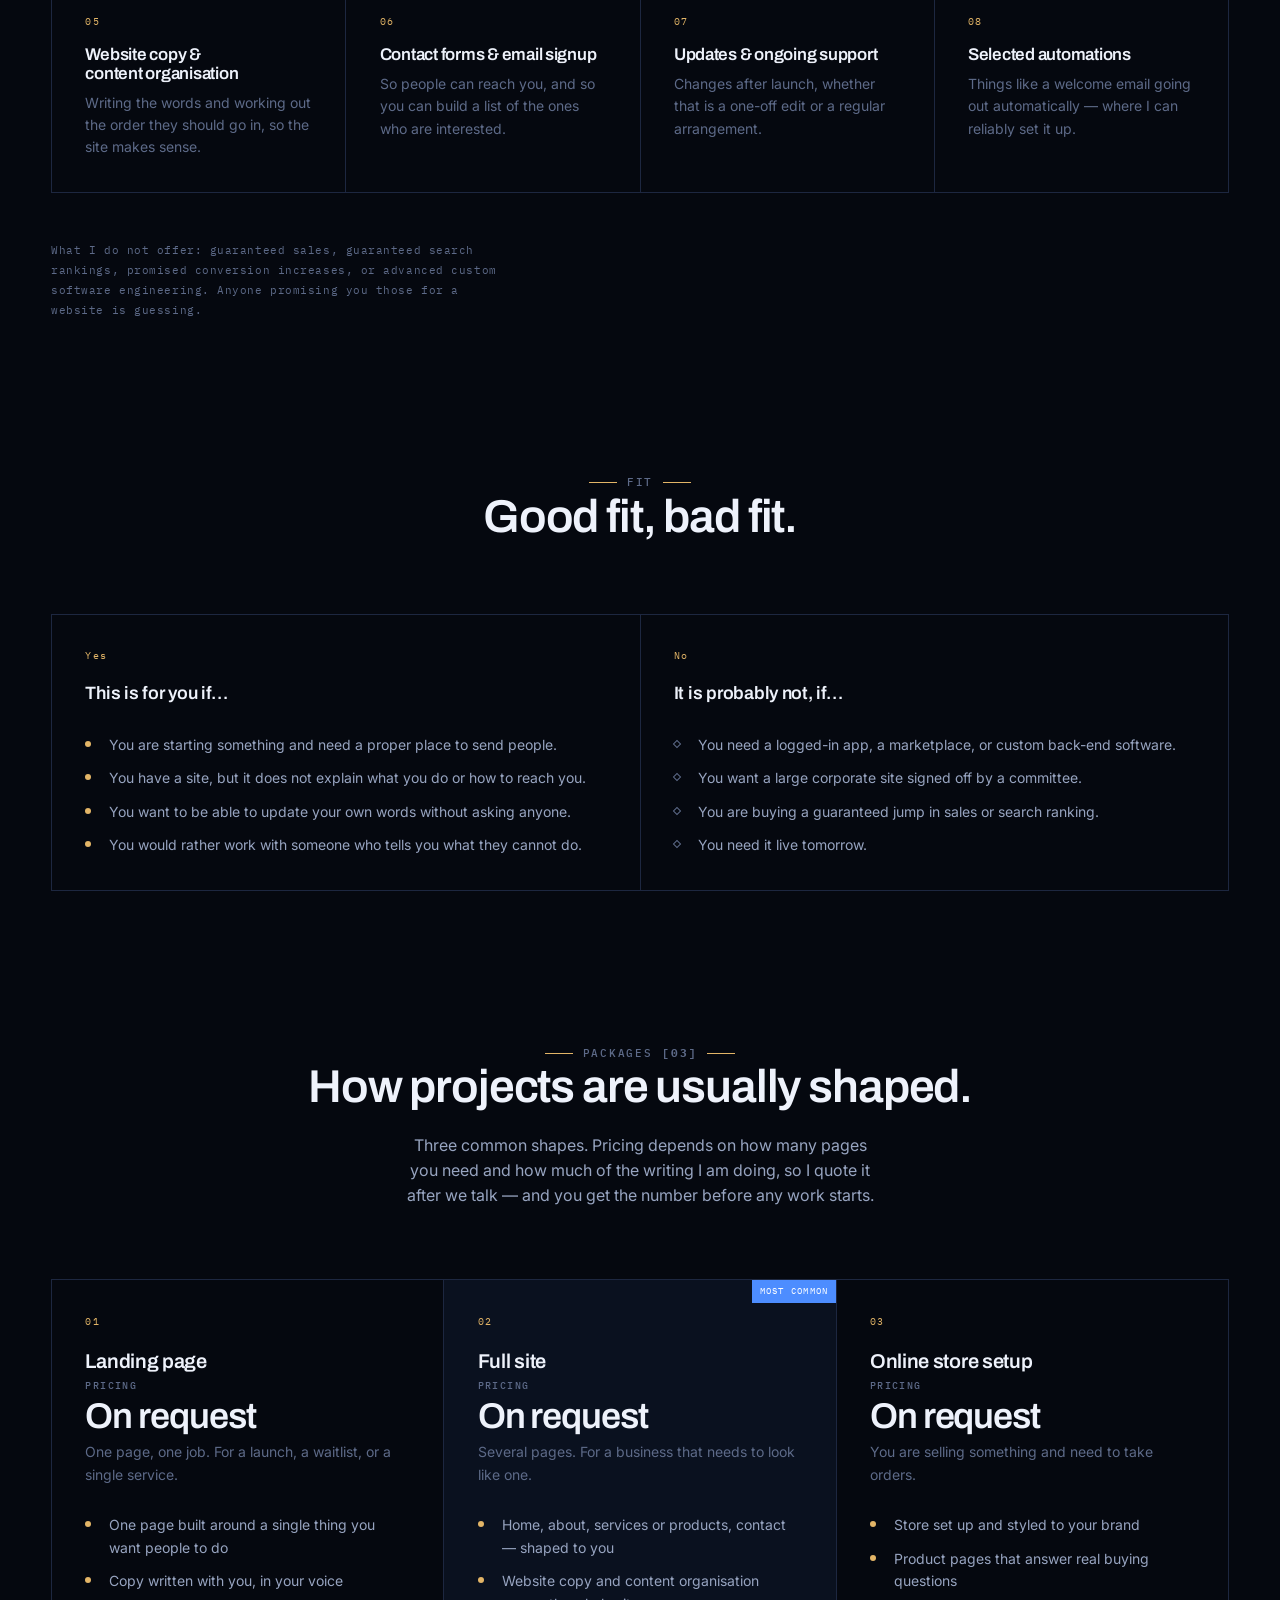
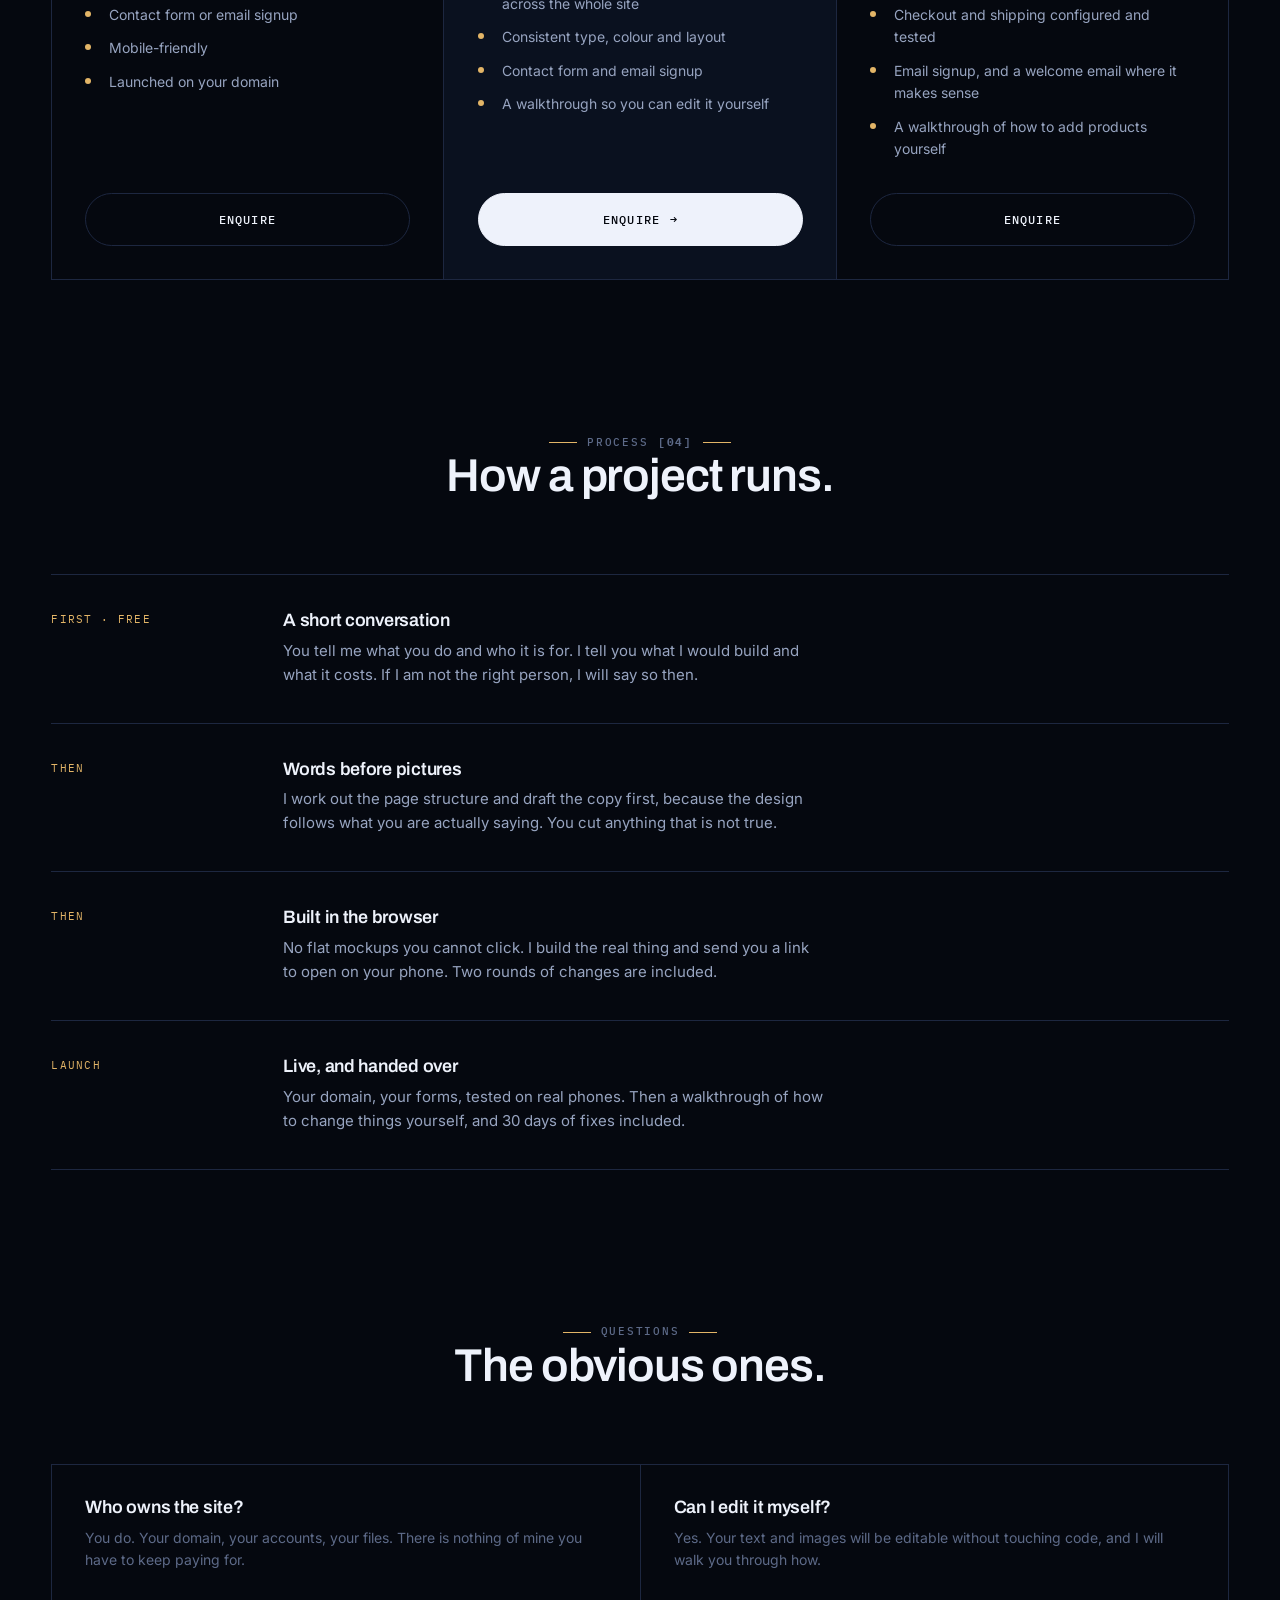
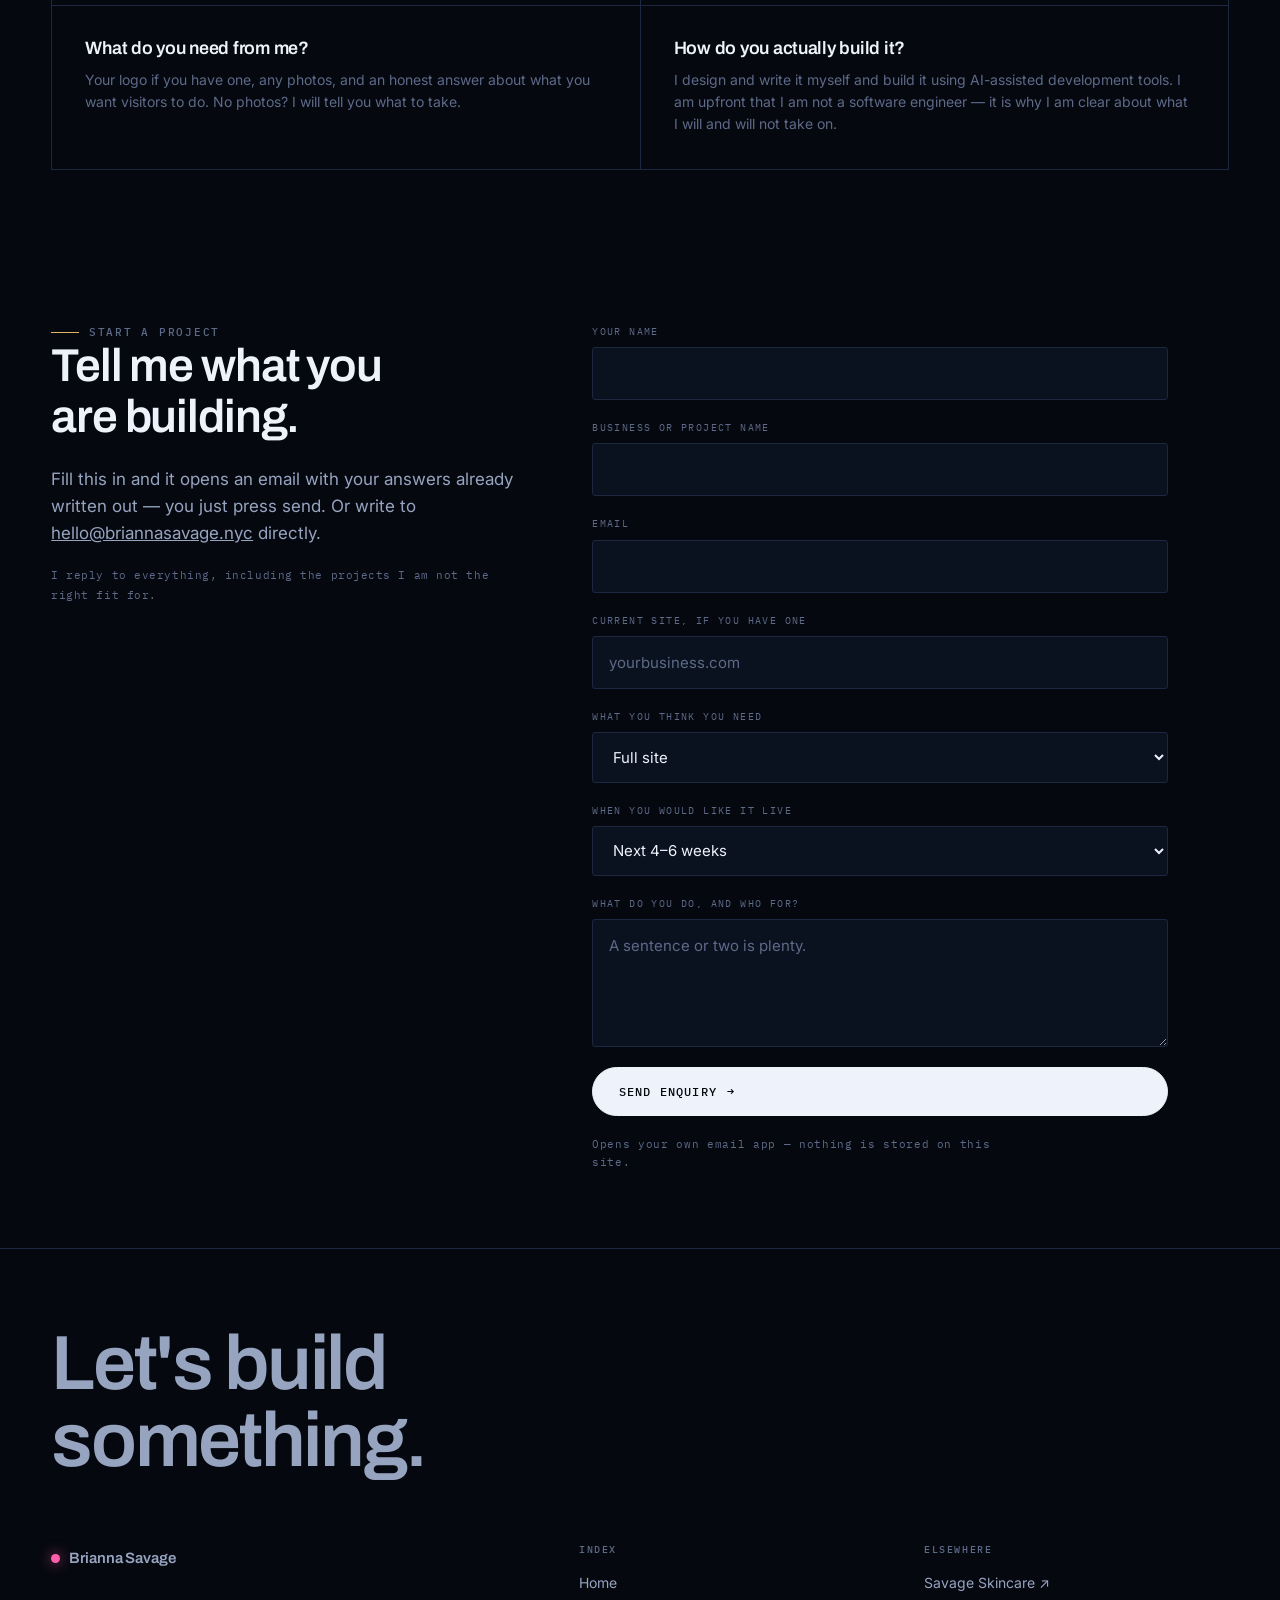
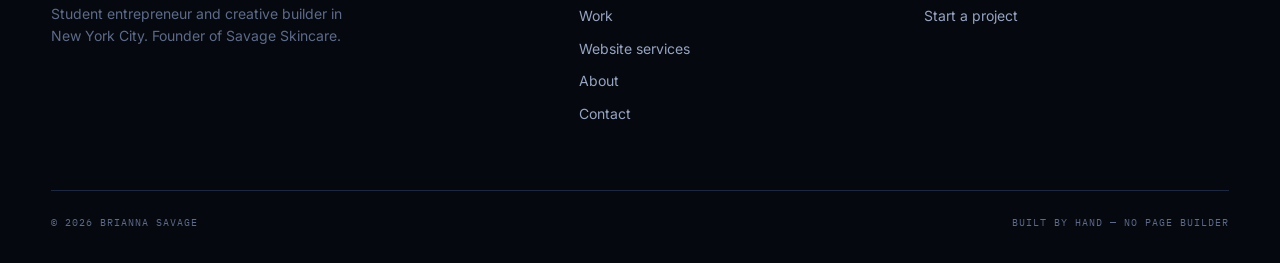
<file: websites/index.html>
<!doctype html>
<html lang="en">
<head>
<meta charset="utf-8">
<meta name="viewport" content="width=device-width, initial-scale=1">
<title>Website Services — Brianna Savage</title>
<meta name="description" content="Thoughtful websites for small businesses, founders and creative brands. Business sites, landing pages, portfolios and online store setup, by Brianna Savage.">
<meta property="og:title" content="Website Services — Brianna Savage">
<meta property="og:description" content="Thoughtful websites for small businesses, founders and creative brands. Business sites, landing pages, portfolios and online store setup, by Brianna Savage.">
<meta property="og:type" content="website">
<link rel="canonical" href="https://briannasavage.nyc/websites/">
<meta name="theme-color" content="#05080f">
<link rel="preconnect" href="https://fonts.googleapis.com">
<link rel="preconnect" href="https://fonts.gstatic.com" crossorigin>
<link href="https://fonts.googleapis.com/css2?family=Archivo:wght@400;500;600;700;800&family=Inter:wght@400;500;600&family=IBM+Plex+Mono:wght@400;500&family=Instrument+Serif:ital@0;1&display=swap" rel="stylesheet">
<link rel="stylesheet" href="/assets/css/site.css">
</head>
<body>
<a class="skip" href="#main">Skip to content</a>


<div class="scroll-bar" aria-hidden="true"></div>


<header class="site-head">
  <div class="wrap site-head__inner">
    <a class="brand" href="/"><span class="brand__mark"></span> Brianna Savage</a>
    <nav class="nav" aria-label="Main">
      <a href="/work/">Work</a>
      <a href="/websites/">Services</a>
      <a href="/about/">About</a>
      <a class="nav__cta" href="/contact/">Contact</a>
    </nav>
  </div>
</header>

<main id="main">

  <section class="page-head">
    <div class="page-head__art" data-flowfield aria-hidden="true"></div>
    <div class="wrap">
      <div class="section__head center">
        <p class="label label-row">Website services</p>
        <h1 data-split>Thoughtful websites for small businesses, founders and creative brands.</h1>
        <p class="lead">
          I build websites the way I built my own company's &mdash; starting from
          what you are actually selling and who needs to understand it, not from a
          template.
        </p>
        <div class="btn-row btn-row--center">
          <a class="btn" href="#start">Start a project <span class="btn__arrow" aria-hidden="true">&rarr;</span></a>
          <a class="btn btn--ghost" href="#services">What I do</a>
        </div>
      </div>
    </div>
  </section>


  <section class="section">
    <div class="wrap">
      <div class="cols cols--aside">
        <div>
          <p class="label label-row">Why me</p>
          <h2 data-split>I have done this for my own business.</h2>
        </div>
        <div class="reveal">
          <p>
            I founded <a href="/work/savage-skincare/">Savage Skincare</a>, registered
            the LLC, and built its website and online store myself &mdash; along with
            the email signup, the marketing automation, the blog and the FAQs. I had
            to think through the branding, who the customer was, and what the site
            needed to say before anyone would care.
          </p>
          <p>
            <strong>That is the honest basis for this service.</strong> I am a student
            entrepreneur and a creative builder, not an experienced software engineer.
            I design, write and build sites using AI-assisted development tools, and I
            am straightforward about what that means: I can build you a genuinely good
            website, and I will tell you when something is outside what I can reliably
            deliver.
          </p>
          <p>
            I do not have a wall of client logos yet. What I have is my own company,
            built end to end, and the work on this site.
          </p>
        </div>
      </div>
    </div>
  </section>

  <section class="section" id="services">
    <div class="wrap">
      <div class="section__head center">
        <p class="label label-row">What I do <b>[08]</b></p>
        <h2 data-split>Services.</h2>
        <p class="lead">Only things I can actually deliver. If you need something that is not on this list, I will say so.</p>
      </div>
      <div class="caps mt-xl">
        <div class="cap"><p class="cap__n">01</p><h3>Business websites &amp; landing pages</h3><p>A site for your business, or a single page built around one thing you need people to do.</p></div>
        <div class="cap"><p class="cap__n">02</p><h3>Personal portfolios</h3><p>For people whose work needs somewhere to live &mdash; creatives, founders, students.</p></div>
        <div class="cap"><p class="cap__n">03</p><h3>Online store setup</h3><p>Getting you set up to sell online, with products, checkout and shipping configured.</p></div>
        <div class="cap"><p class="cap__n">04</p><h3>Mobile-friendly design</h3><p>Built for phones first, because that is where most people will see it.</p></div>
        <div class="cap"><p class="cap__n">05</p><h3>Website copy &amp; content organisation</h3><p>Writing the words and working out the order they should go in, so the site makes sense.</p></div>
        <div class="cap"><p class="cap__n">06</p><h3>Contact forms &amp; email signup</h3><p>So people can reach you, and so you can build a list of the ones who are interested.</p></div>
        <div class="cap"><p class="cap__n">07</p><h3>Updates &amp; ongoing support</h3><p>Changes after launch, whether that is a one-off edit or a regular arrangement.</p></div>
        <div class="cap"><p class="cap__n">08</p><h3>Selected automations</h3><p>Things like a welcome email going out automatically &mdash; where I can reliably set it up.</p></div>
      </div>
      <p class="fine mt-l">
        What I do not offer: guaranteed sales, guaranteed search rankings, promised
        conversion increases, or advanced custom software engineering. Anyone
        promising you those for a website is guessing.
      </p>
    </div>
  </section>

  <section class="section">
    <div class="wrap">
      <div class="section__head center">
        <p class="label label-row">Fit</p>
        <h2 data-split>Good fit, bad fit.</h2>
      </div>
      <div class="cards cards--2 mt-xl">
        <article class="card">
          <p class="card__n">Yes</p>
          <h3>This is for you if&hellip;</h3>
          <ul class="ticks">
            <li>You are starting something and need a proper place to send people.</li>
            <li>You have a site, but it does not explain what you do or how to reach you.</li>
            <li>You want to be able to update your own words without asking anyone.</li>
            <li>You would rather work with someone who tells you what they cannot do.</li>
          </ul>
        </article>
        <article class="card">
          <p class="card__n">No</p>
          <h3>It is probably not, if&hellip;</h3>
          <ul class="ticks ticks--muted">
            <li>You need a logged-in app, a marketplace, or custom back-end software.</li>
            <li>You want a large corporate site signed off by a committee.</li>
            <li>You are buying a guaranteed jump in sales or search ranking.</li>
            <li>You need it live tomorrow.</li>
          </ul>
        </article>
      </div>
    </div>
  </section>

  <section class="section" id="packages">
    <div class="wrap">
      <div class="section__head center">
        <p class="label label-row">Packages <b>[03]</b></p>
        <h2 data-split>How projects are usually shaped.</h2>
        <p class="lead">
          Three common shapes. Pricing depends on how many pages you need and how
          much of the writing I am doing, so I quote it after we talk &mdash; and
          you get the number before any work starts.
        </p>
      </div>

      <div class="cards cards--3 mt-xl">
        <article class="card tier">
          <p class="card__n">01</p>
          <h3 class="tier__name">Landing page</h3>
          <p class="tier__price"><small>Pricing</small>On request</p>
          <p class="tier__for">One page, one job. For a launch, a waitlist, or a single service.</p>
          <ul>
            <li>One page built around a single thing you want people to do</li>
            <li>Copy written with you, in your voice</li>
            <li>Contact form or email signup</li>
            <li>Mobile-friendly</li>
            <li>Launched on your domain</li>
          </ul>
          <a class="btn btn--ghost" href="#start">Enquire</a>
        </article>

        <article class="card tier tier--feature">
          <span class="tier__flag">Most common</span>
          <p class="card__n">02</p>
          <h3 class="tier__name">Full site</h3>
          <p class="tier__price"><small>Pricing</small>On request</p>
          <p class="tier__for">Several pages. For a business that needs to look like one.</p>
          <ul>
            <li>Home, about, services or products, contact &mdash; shaped to you</li>
            <li>Website copy and content organisation across the whole site</li>
            <li>Consistent type, colour and layout</li>
            <li>Contact form and email signup</li>
            <li>A walkthrough so you can edit it yourself</li>
          </ul>
          <a class="btn" href="#start">Enquire <span class="btn__arrow" aria-hidden="true">&rarr;</span></a>
        </article>

        <article class="card tier">
          <p class="card__n">03</p>
          <h3 class="tier__name">Online store setup</h3>
          <p class="tier__price"><small>Pricing</small>On request</p>
          <p class="tier__for">You are selling something and need to take orders.</p>
          <ul>
            <li>Store set up and styled to your brand</li>
            <li>Product pages that answer real buying questions</li>
            <li>Checkout and shipping configured and tested</li>
            <li>Email signup, and a welcome email where it makes sense</li>
            <li>A walkthrough of how to add products yourself</li>
          </ul>
          <a class="btn btn--ghost" href="#start">Enquire</a>
        </article>
      </div>
    </div>
  </section>

  <section class="section">
    <div class="wrap">
      <div class="section__head center">
        <p class="label label-row">Process <b>[04]</b></p>
        <h2 data-split>How a project runs.</h2>
      </div>
      <ol class="steps mt-xl">
        <li class="step">
          <p class="step__label">First &middot; free</p>
          <div><h3>A short conversation</h3>
          <p>You tell me what you do and who it is for. I tell you what I would build and what it costs. If I am not the right person, I will say so then.</p></div>
        </li>
        <li class="step">
          <p class="step__label">Then</p>
          <div><h3>Words before pictures</h3>
          <p>I work out the page structure and draft the copy first, because the design follows what you are actually saying. You cut anything that is not true.</p></div>
        </li>
        <li class="step">
          <p class="step__label">Then</p>
          <div><h3>Built in the browser</h3>
          <p>No flat mockups you cannot click. I build the real thing and send you a link to open on your phone. Two rounds of changes are included.</p></div>
        </li>
        <li class="step">
          <p class="step__label">Launch</p>
          <div><h3>Live, and handed over</h3>
          <p>Your domain, your forms, tested on real phones. Then a walkthrough of how to change things yourself, and 30 days of fixes included.</p></div>
        </li>
      </ol>
    </div>
  </section>

  <section class="section">
    <div class="wrap">
      <div class="section__head center">
        <p class="label label-row">Questions</p>
        <h2 data-split>The obvious ones.</h2>
      </div>
      <div class="cards cards--2 mt-xl">
        <article class="card"><h3>Who owns the site?</h3>
        <p>You do. Your domain, your accounts, your files. There is nothing of mine you have to keep paying for.</p></article>
        <article class="card"><h3>Can I edit it myself?</h3>
        <p>Yes. Your text and images will be editable without touching code, and I will walk you through how.</p></article>
        <article class="card"><h3>What do you need from me?</h3>
        <p>Your logo if you have one, any photos, and an honest answer about what you want visitors to do. No photos? I will tell you what to take.</p></article>
        <article class="card"><h3>How do you actually build it?</h3>
        <p>I design and write it myself and build it using AI-assisted development tools. I am upfront that I am not a software engineer &mdash; it is why I am clear about what I will and will not take on.</p></article>
      </div>
    </div>
  </section>

  <section class="section" id="start">
    <div class="wrap">
      <div class="cols cols--aside">
        <div>
          <p class="label label-row">Start a project</p>
          <h2 data-split>Tell me what you are building.</h2>
          <p>
            Fill this in and it opens an email with your answers already written
            out &mdash; you just press send. Or write to
            <a href="mailto:hello@briannasavage.nyc">hello@briannasavage.nyc</a> directly.
          </p>
          <p class="fine">I reply to everything, including the projects I am not the right fit for.</p>
        </div>

        <form class="form reveal" data-mail-form data-mail-to="hello@briannasavage.nyc">
          <div class="field"><label for="f-name">Your name</label>
            <input id="f-name" name="name" type="text" autocomplete="name" required></div>
          <div class="field"><label for="f-business">Business or project name</label>
            <input id="f-business" name="business" type="text" autocomplete="organization"></div>
          <div class="field"><label for="f-email">Email</label>
            <input id="f-email" name="email" type="email" autocomplete="email" required></div>
          <div class="field"><label for="f-site">Current site, if you have one</label>
            <input id="f-site" name="site" type="text" inputmode="url" placeholder="yourbusiness.com"></div>
          <div class="field"><label for="f-package">What you think you need</label>
            <select id="f-package" name="package">
              <option>Landing page</option>
              <option selected>Full site</option>
              <option>Online store setup</option>
              <option>Updates to an existing site</option>
              <option>Not sure yet</option>
            </select></div>
          <div class="field"><label for="f-timeline">When you would like it live</label>
            <select id="f-timeline" name="timeline">
              <option>As soon as possible</option>
              <option selected>Next 4&ndash;6 weeks</option>
              <option>Next couple of months</option>
              <option>Just looking into it</option>
            </select></div>
          <div class="field"><label for="f-details">What do you do, and who for?</label>
            <textarea id="f-details" name="details" placeholder="A sentence or two is plenty."></textarea></div>
          <button class="btn" type="submit">Send enquiry <span class="btn__arrow" aria-hidden="true">&rarr;</span></button>
          <p class="form__note" data-mail-status>Opens your own email app &mdash; nothing is stored on this site.</p>
        </form>
      </div>
    </div>
  </section>
</main>

<footer class="site-foot">
  <div class="wrap">
    <p class="site-foot__big"><a href="/contact/">Let's build<br>something.</a></p>
    <div class="site-foot__grid">
      <div>
        <a class="brand" href="/"><span class="brand__mark"></span> Brianna Savage</a>
        <p class="foot-blurb mt-m">
          Student entrepreneur and creative builder in New York City.
          Founder of Savage Skincare.
        </p>
      </div>
      <div>
        <h4>Index</h4>
        <ul>
          <li><a href="/">Home</a></li>
          <li><a href="/work/">Work</a></li>
          <li><a href="/websites/">Website services</a></li>
          <li><a href="/about/">About</a></li>
          <li><a href="/contact/">Contact</a></li>
        </ul>
      </div>
      <div>
        <h4>Elsewhere</h4>
        <ul>
          <li><a href="https://savageskincare.com" rel="noopener">Savage Skincare &nearr;</a></li>
          <li><a href="/websites/#start">Start a project</a></li>
        </ul>
      </div>
    </div>
    <div class="site-foot__base">
      <span>&copy; <span data-year>2026</span> Brianna Savage</span>
      <span>Built by hand &mdash; no page builder</span>
    </div>
  </div>
</footer>

<script src="/assets/js/flowfield.js" defer></script>
<script src="/assets/js/motion.js" defer></script>
<script src="/assets/js/site.js" defer></script>
</body>
</html>
</file>
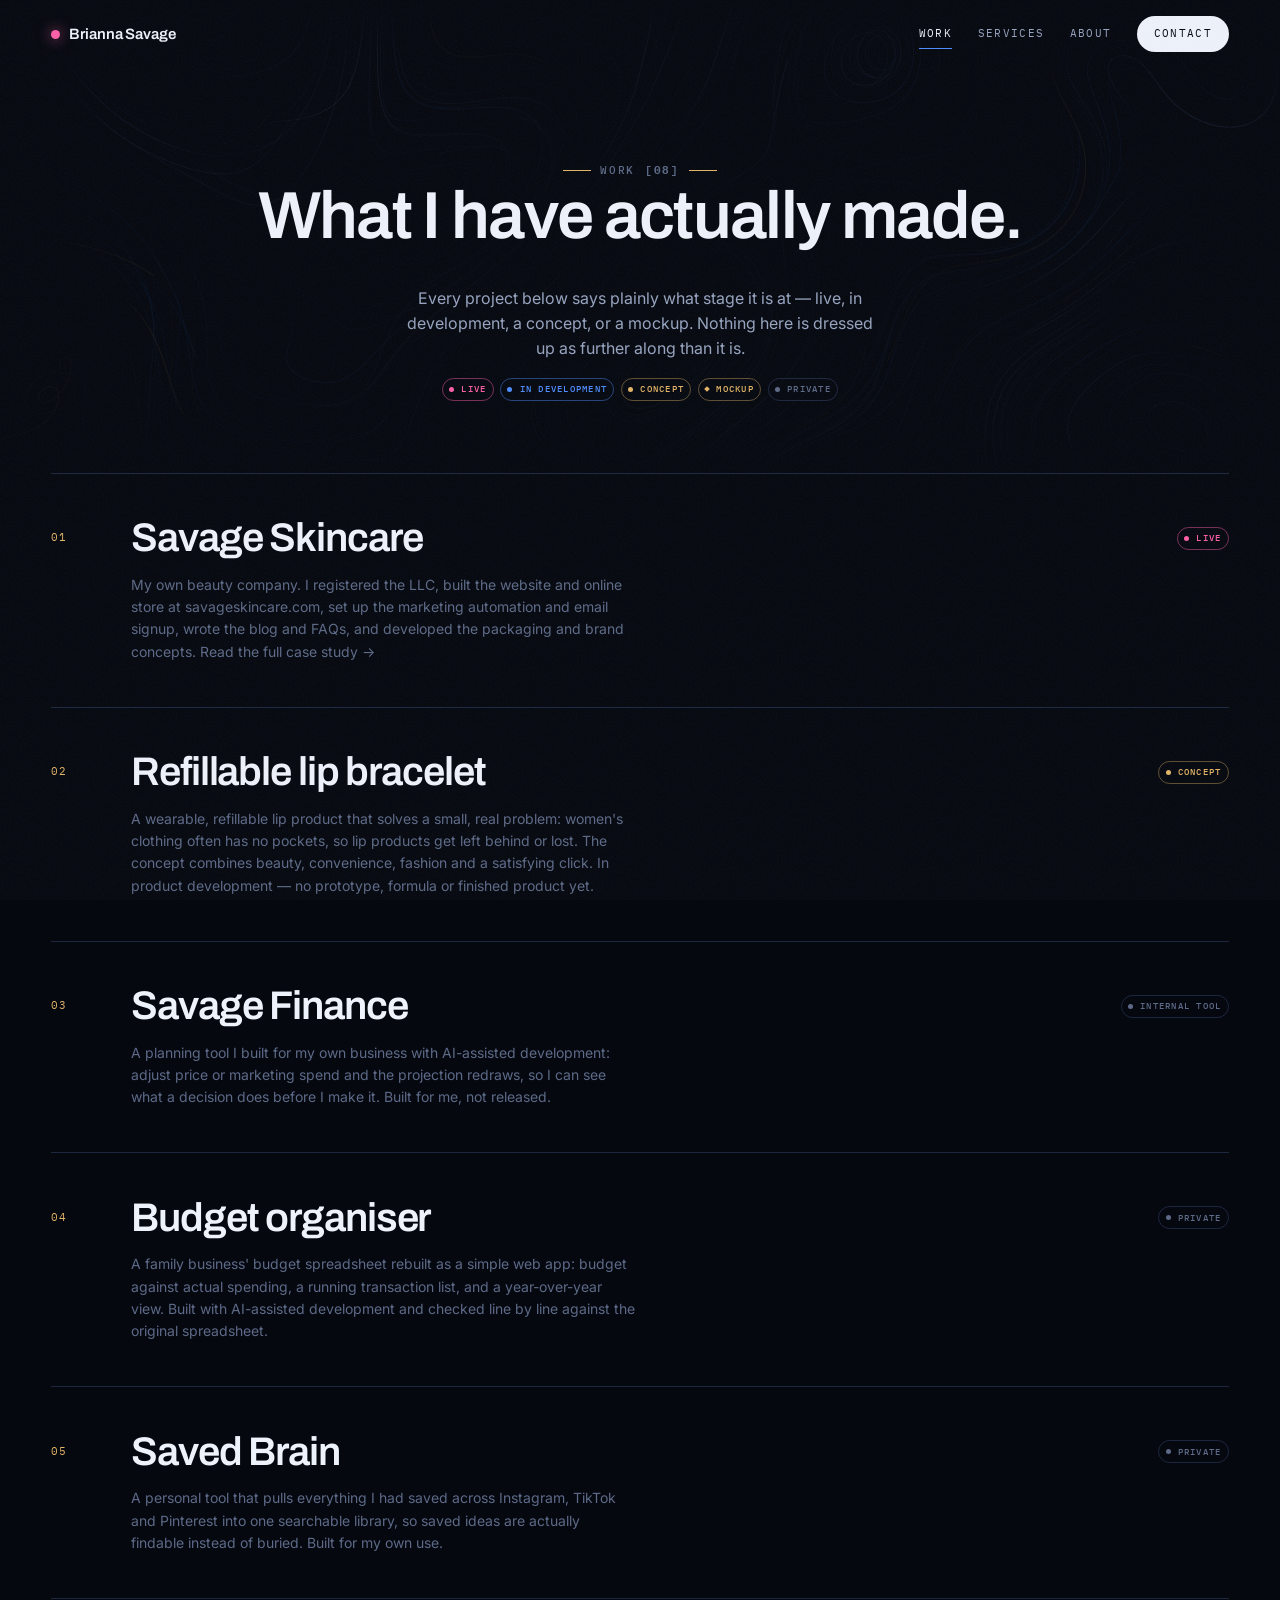
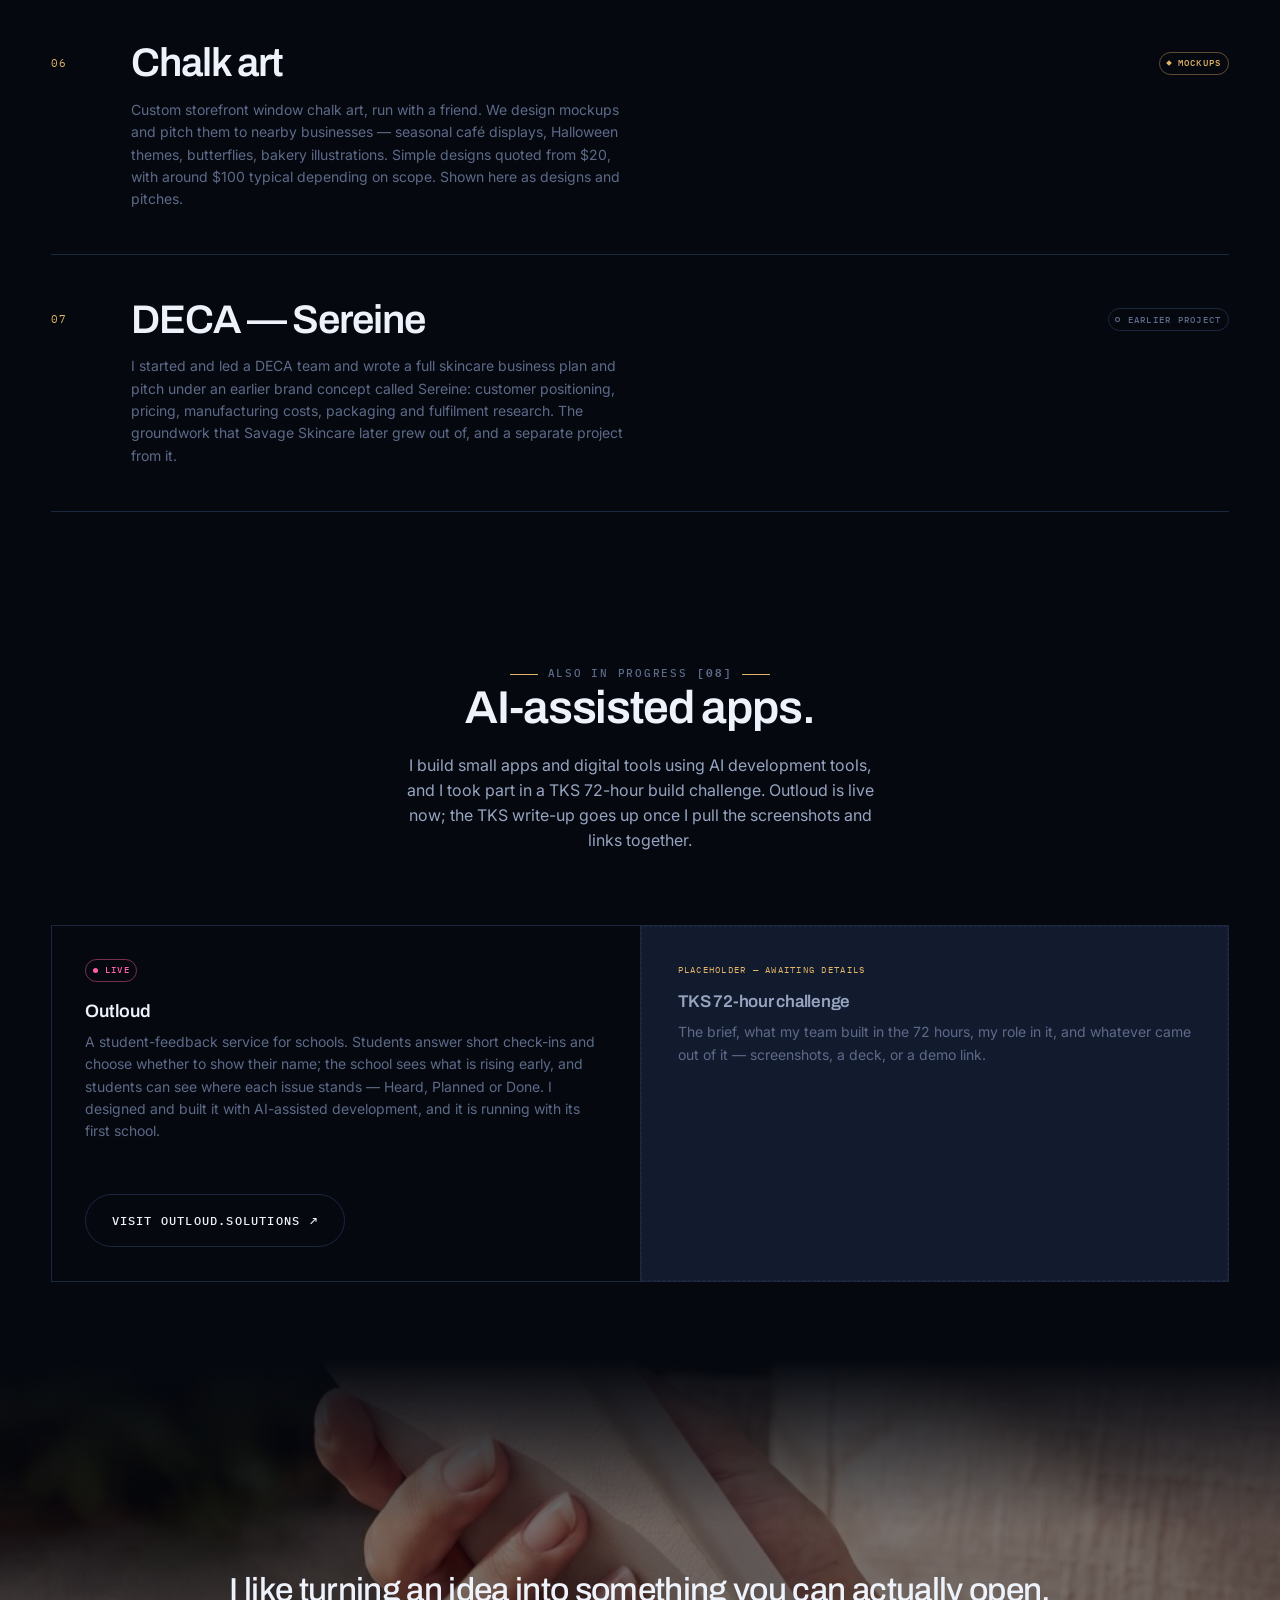
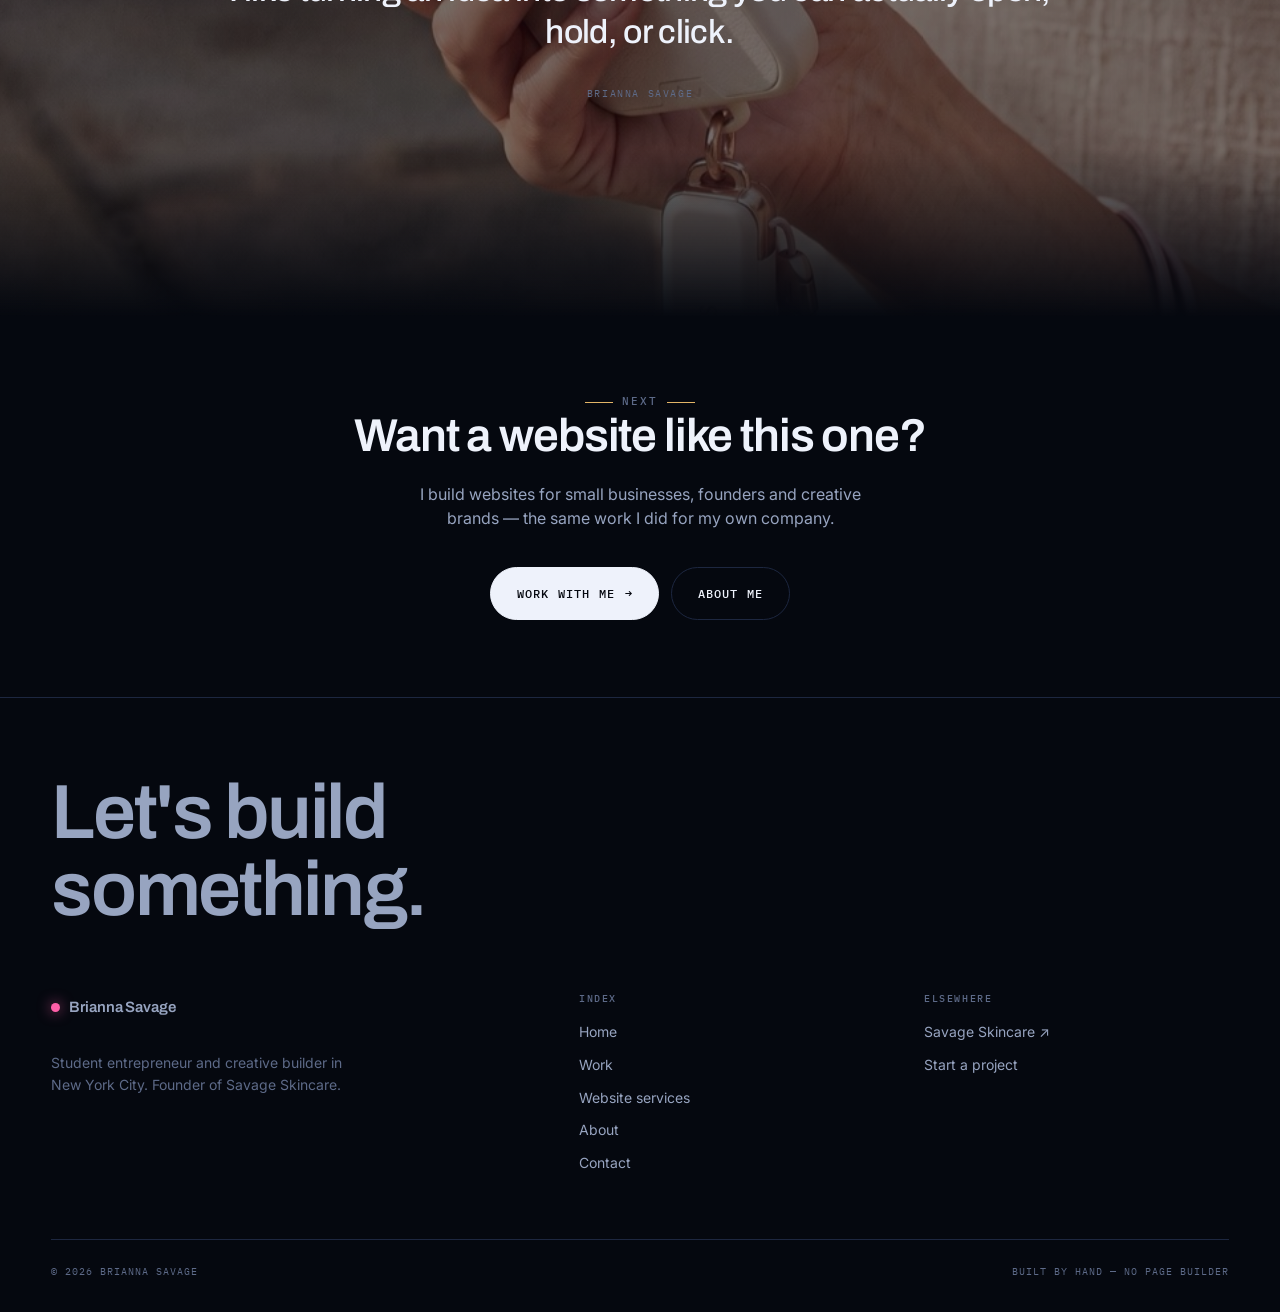
<file: work/index.html>
<!doctype html>
<html lang="en">
<head>
<meta charset="utf-8">
<meta name="viewport" content="width=device-width, initial-scale=1">
<title>Work — Brianna Savage</title>
<meta name="description" content="Projects by Brianna Savage: Savage Skincare, a refillable lip bracelet concept, AI-assisted tools, chalk art and DECA. Each labelled live, in development, concept or mockup.">
<meta property="og:title" content="Work — Brianna Savage">
<meta property="og:description" content="Projects by Brianna Savage: Savage Skincare, a refillable lip bracelet concept, AI-assisted tools, chalk art and DECA. Each labelled live, in development, concept or mockup.">
<meta property="og:type" content="website">
<link rel="canonical" href="https://briannasavage.nyc/work/">
<meta name="theme-color" content="#05080f">
<link rel="preconnect" href="https://fonts.googleapis.com">
<link rel="preconnect" href="https://fonts.gstatic.com" crossorigin>
<link href="https://fonts.googleapis.com/css2?family=Archivo:wght@400;500;600;700;800&family=Inter:wght@400;500;600&family=IBM+Plex+Mono:wght@400;500&family=Instrument+Serif:ital@0;1&display=swap" rel="stylesheet">
<link rel="stylesheet" href="/assets/css/site.css">
</head>
<body>
<a class="skip" href="#main">Skip to content</a>


<div class="scroll-bar" aria-hidden="true"></div>


<header class="site-head">
  <div class="wrap site-head__inner">
    <a class="brand" href="/"><span class="brand__mark"></span> Brianna Savage</a>
    <nav class="nav" aria-label="Main">
      <a href="/work/">Work</a>
      <a href="/websites/">Services</a>
      <a href="/about/">About</a>
      <a class="nav__cta" href="/contact/">Contact</a>
    </nav>
  </div>
</header>

<main id="main">

  <section class="page-head">
    <div class="page-head__art" data-flowfield aria-hidden="true"></div>
    <div class="wrap">
      <div class="section__head center">
        <p class="label label-row">Work <b>[08]</b></p>
        <h1 data-split>What I have actually made.</h1>
        <p class="lead">
          Every project below says plainly what stage it is at &mdash; live, in
          development, a concept, or a mockup. Nothing here is dressed up as
          further along than it is.
        </p>
        <div class="chips" style="justify-content:center">
          <span class="stat stat--live">Live</span>
          <span class="stat stat--dev">In development</span>
          <span class="stat stat--concept">Concept</span>
          <span class="stat stat--mockup">Mockup</span>
          <span class="stat stat--private">Private</span>
        </div>
      </div>
    </div>
  </section>

  <section class="section section--tight">
    <div class="wrap">
      <div class="index">

        <a class="index-row" href="/work/savage-skincare/">
          <span class="index-row__n">01</span>
          <h2 class="index-row__title">Savage Skincare</h2>
          <span class="index-row__meta"><span class="stat stat--live">Live</span></span>
          <p class="index-row__sub">
            My own beauty company. I registered the LLC, built the website and
            online store at savageskincare.com, set up the marketing automation
            and email signup, wrote the blog and FAQs, and developed the
            packaging and brand concepts. Read the full case study &rarr;
          </p>
        </a>

        <a class="index-row" href="/work/savage-skincare/#product">
          <span class="index-row__n">02</span>
          <h2 class="index-row__title">Refillable lip bracelet</h2>
          <span class="index-row__meta"><span class="stat stat--concept">Concept</span></span>
          <p class="index-row__sub">
            A wearable, refillable lip product that solves a small, real problem:
            women's clothing often has no pockets, so lip products get left behind
            or lost. The concept combines beauty, convenience, fashion and a
            satisfying click. In product development &mdash; no prototype, formula
            or finished product yet.
          </p>
        </a>

        <div class="index-row">
          <span class="index-row__n">03</span>
          <h2 class="index-row__title">Savage Finance</h2>
          <span class="index-row__meta"><span class="stat stat--private">Internal tool</span></span>
          <p class="index-row__sub">
            A planning tool I built for my own business with AI-assisted
            development: adjust price or marketing spend and the projection
            redraws, so I can see what a decision does before I make it. Built for
            me, not released.
          </p>
        </div>

        <div class="index-row">
          <span class="index-row__n">04</span>
          <h2 class="index-row__title">Budget organiser</h2>
          <span class="index-row__meta"><span class="stat stat--private">Private</span></span>
          <p class="index-row__sub">
            A family business' budget spreadsheet rebuilt as a simple web app:
            budget against actual spending, a running transaction list, and a
            year-over-year view. Built with AI-assisted development and checked
            line by line against the original spreadsheet.
          </p>
        </div>

        <div class="index-row">
          <span class="index-row__n">05</span>
          <h2 class="index-row__title">Saved Brain</h2>
          <span class="index-row__meta"><span class="stat stat--private">Private</span></span>
          <p class="index-row__sub">
            A personal tool that pulls everything I had saved across Instagram,
            TikTok and Pinterest into one searchable library, so saved ideas are
            actually findable instead of buried. Built for my own use.
          </p>
        </div>

        <div class="index-row">
          <span class="index-row__n">06</span>
          <h2 class="index-row__title">Chalk art</h2>
          <span class="index-row__meta"><span class="stat stat--mockup">Mockups</span></span>
          <p class="index-row__sub">
            Custom storefront window chalk art, run with a friend. We design
            mockups and pitch them to nearby businesses &mdash; seasonal caf&eacute;
            displays, Halloween themes, butterflies, bakery illustrations. Simple
            designs quoted from $20, with around $100 typical depending on scope.
            Shown here as designs and pitches.
          </p>
        </div>

        <div class="index-row">
          <span class="index-row__n">07</span>
          <h2 class="index-row__title">DECA &mdash; Sereine</h2>
          <span class="index-row__meta"><span class="stat stat--past">Earlier project</span></span>
          <p class="index-row__sub">
            I started and led a DECA team and wrote a full skincare business plan
            and pitch under an earlier brand concept called Sereine: customer
            positioning, pricing, manufacturing costs, packaging and fulfilment
            research. The groundwork that Savage Skincare later grew out of, and a
            separate project from it.
          </p>
        </div>

      </div>
    </div>
  </section>

  <section class="section">
    <div class="wrap">
      <div class="section__head center">
        <p class="label label-row">Also in progress <b>[08]</b></p>
        <h2 data-split>AI-assisted apps.</h2>
        <p class="lead">
          I build small apps and digital tools using AI development tools, and I
          took part in a TKS 72-hour build challenge. Outloud is live now; the
          TKS write-up goes up once I pull the screenshots and links together.
        </p>
      </div>
      <div class="cards cards--2 mt-xl">
        <article class="card">
          <p class="card__n"><span class="stat stat--live">Live</span></p>
          <h3>Outloud</h3>
          <p>
            A student-feedback service for schools. Students answer short
            check-ins and choose whether to show their name; the school sees
            what is rising early, and students can see where each issue stands
            &mdash; Heard, Planned or Done. I designed and built it with
            AI-assisted development, and it is running with its first school.
          </p>
          <div class="btn-row">
            <a class="btn btn--ghost" href="https://outloud.solutions" rel="noopener">Visit outloud.solutions <span class="btn__arrow" aria-hidden="true">&nearr;</span></a>
          </div>
        </article>
        <article class="card slot">
          <span class="slot__tag">Placeholder &mdash; awaiting details</span>
          <h3>TKS 72-hour challenge</h3>
          <p>
            The brief, what my team built in the 72 hours, my role in it, and
            whatever came out of it &mdash; screenshots, a deck, or a demo link.
          </p>
        </article>
      </div>
    </div>
  </section>

  <section class="bleed">
    <img class="bleed__img" src="/assets/img/wear-phone.jpg" alt="" aria-hidden="true" loading="lazy" data-parallax>
    <div class="wrap">
      <div class="pullquote">
        <blockquote data-split>I like turning an idea into something you can actually open, hold, or click.</blockquote>
        <cite>Brianna Savage</cite>
      </div>
    </div>
  </section>

  <section class="section center">
    <div class="wrap">
      <div class="section__head">
        <p class="label label-row">Next</p>
        <h2 data-split>Want a website like this one?</h2>
        <p class="lead">
          I build websites for small businesses, founders and creative brands
          &mdash; the same work I did for my own company.
        </p>
        <div class="btn-row btn-row--center">
          <a class="btn" href="/websites/">Work with me <span class="btn__arrow" aria-hidden="true">&rarr;</span></a>
          <a class="btn btn--ghost" href="/about/">About me</a>
        </div>
      </div>
    </div>
  </section>
</main>

<footer class="site-foot">
  <div class="wrap">
    <p class="site-foot__big"><a href="/contact/">Let's build<br>something.</a></p>
    <div class="site-foot__grid">
      <div>
        <a class="brand" href="/"><span class="brand__mark"></span> Brianna Savage</a>
        <p class="foot-blurb mt-m">
          Student entrepreneur and creative builder in New York City.
          Founder of Savage Skincare.
        </p>
      </div>
      <div>
        <h4>Index</h4>
        <ul>
          <li><a href="/">Home</a></li>
          <li><a href="/work/">Work</a></li>
          <li><a href="/websites/">Website services</a></li>
          <li><a href="/about/">About</a></li>
          <li><a href="/contact/">Contact</a></li>
        </ul>
      </div>
      <div>
        <h4>Elsewhere</h4>
        <ul>
          <li><a href="https://savageskincare.com" rel="noopener">Savage Skincare &nearr;</a></li>
          <li><a href="/websites/#start">Start a project</a></li>
        </ul>
      </div>
    </div>
    <div class="site-foot__base">
      <span>&copy; <span data-year>2026</span> Brianna Savage</span>
      <span>Built by hand &mdash; no page builder</span>
    </div>
  </div>
</footer>

<script src="/assets/js/flowfield.js" defer></script>
<script src="/assets/js/motion.js" defer></script>
<script src="/assets/js/site.js" defer></script>
</body>
</html>
</file>
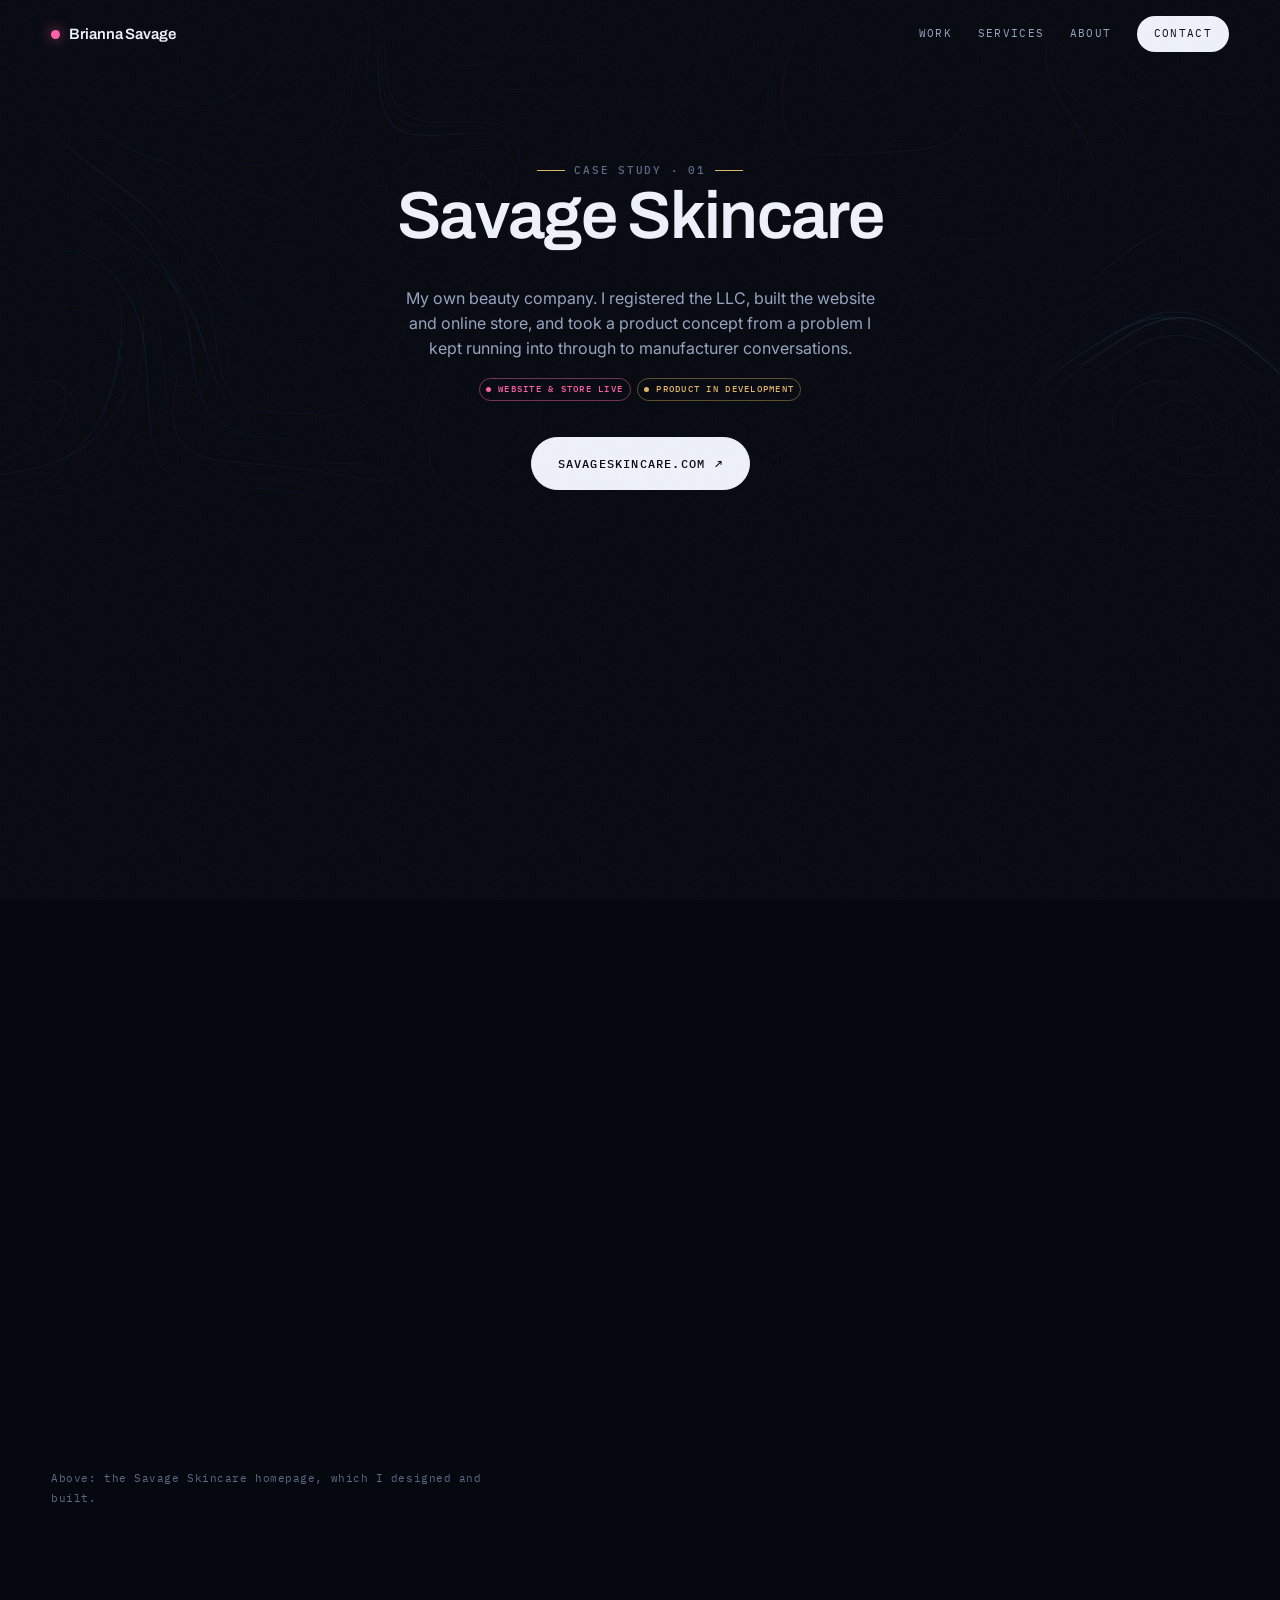
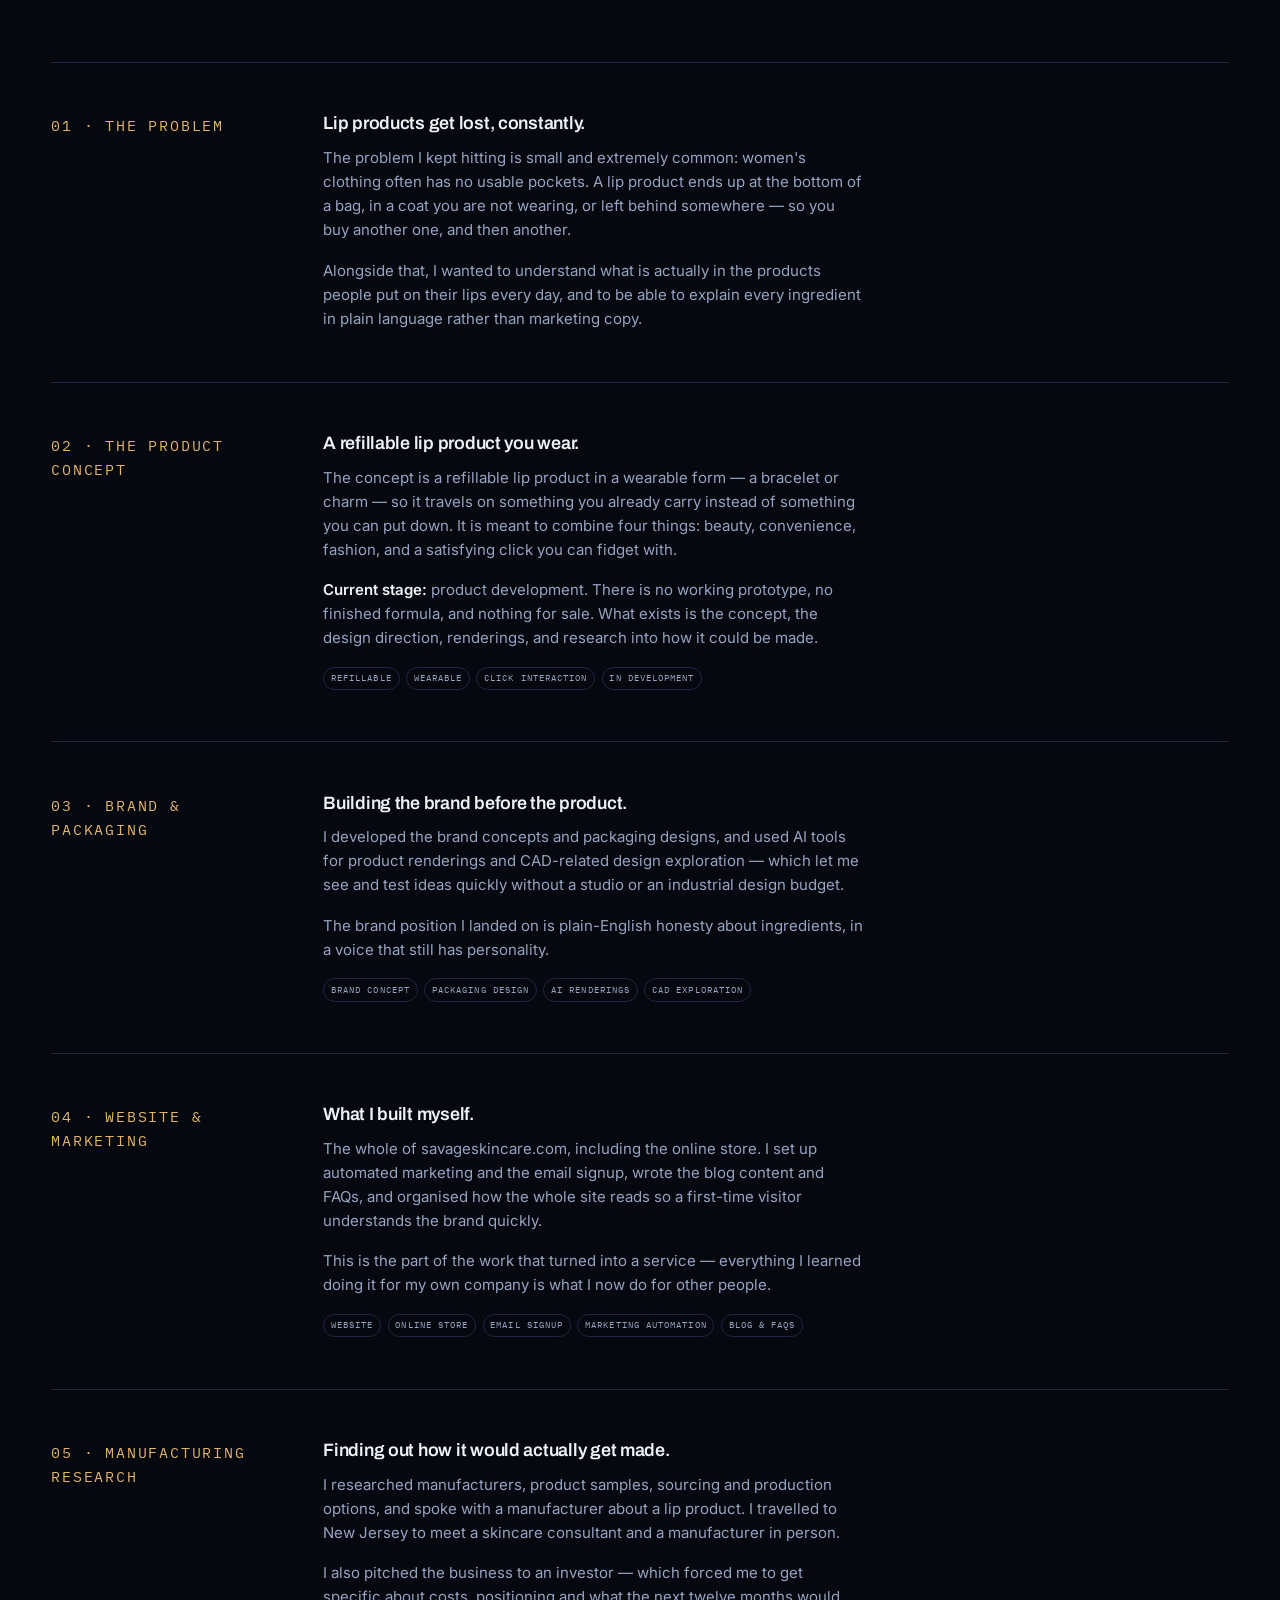
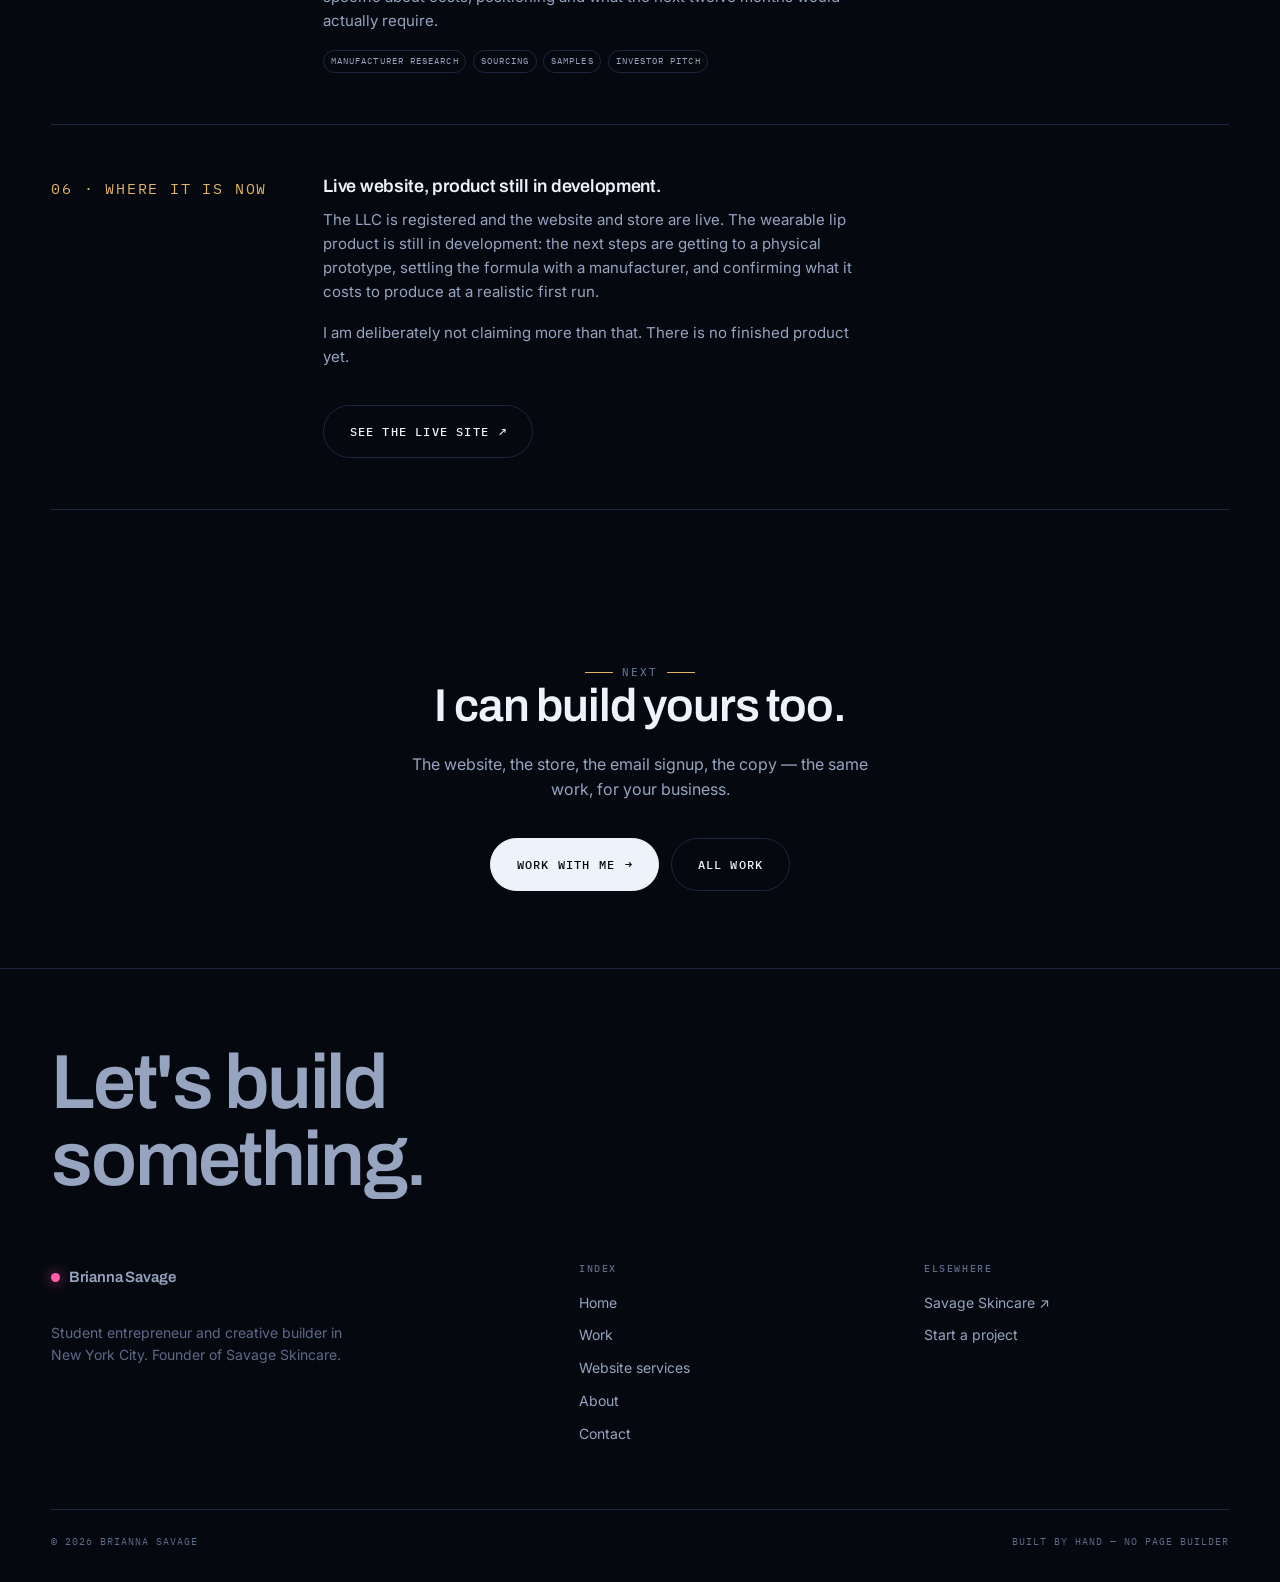
<file: work/savage-skincare/index.html>
<!doctype html>
<html lang="en">
<head>
<meta charset="utf-8">
<meta name="viewport" content="width=device-width, initial-scale=1">
<title>Savage Skincare — Case study — Brianna Savage</title>
<meta name="description" content="How I founded Savage Skincare: the customer problem, the refillable lip product concept, brand and packaging, the website and store I built, manufacturer research, and where it stands now.">
<meta property="og:title" content="Savage Skincare — Case study — Brianna Savage">
<meta property="og:description" content="How I founded Savage Skincare: the customer problem, the refillable lip product concept, brand and packaging, the website and store I built, manufacturer research, and where it stands now.">
<meta property="og:type" content="website">
<link rel="canonical" href="https://briannasavage.nyc/work/savage-skincare/">
<meta name="theme-color" content="#05080f">
<link rel="preconnect" href="https://fonts.googleapis.com">
<link rel="preconnect" href="https://fonts.gstatic.com" crossorigin>
<link href="https://fonts.googleapis.com/css2?family=Archivo:wght@400;500;600;700;800&family=Inter:wght@400;500;600&family=IBM+Plex+Mono:wght@400;500&family=Instrument+Serif:ital@0;1&display=swap" rel="stylesheet">
<link rel="stylesheet" href="/assets/css/site.css">
</head>
<body>
<a class="skip" href="#main">Skip to content</a>


<div class="scroll-bar" aria-hidden="true"></div>


<header class="site-head">
  <div class="wrap site-head__inner">
    <a class="brand" href="/"><span class="brand__mark"></span> Brianna Savage</a>
    <nav class="nav" aria-label="Main">
      <a href="/work/">Work</a>
      <a href="/websites/">Services</a>
      <a href="/about/">About</a>
      <a class="nav__cta" href="/contact/">Contact</a>
    </nav>
  </div>
</header>

<main id="main">

  <section class="page-head">
    <div class="page-head__art" data-flowfield aria-hidden="true"></div>
    <div class="wrap">
      <div class="section__head center">
        <p class="label label-row">Case study &middot; 01</p>
        <h1 data-split>Savage Skincare</h1>
        <p class="lead">
          My own beauty company. I registered the LLC, built the website and
          online store, and took a product concept from a problem I kept running
          into through to manufacturer conversations.
        </p>
        <div class="chips" style="justify-content:center">
          <span class="stat stat--live">Website &amp; store live</span>
          <span class="stat stat--concept">Product in development</span>
        </div>
        <div class="btn-row btn-row--center">
          <a class="btn" href="https://savageskincare.com" rel="noopener">
            savageskincare.com <span class="btn__arrow" aria-hidden="true">&nearr;</span>
          </a>
        </div>
      </div>
    </div>
  </section>

  <section class="section section--tight">
    <div class="wrap">
      <figure data-wipe style="margin:0">
        <img src="/assets/img/savageskin-site.jpg" alt="The Savage Skincare homepage, showing the brand headline beside a product render."
             loading="lazy" width="1400" height="875">
      </figure>
      <p class="fine mt-m">Above: the Savage Skincare homepage, which I designed and built.</p>
    </div>
  </section>

  <section class="section">
    <div class="wrap">
      <div class="cs">

        <div class="cs__row">
          <p class="cs__k">01 &middot; The problem</p>
          <div>
            <h3>Lip products get lost, constantly.</h3>
            <p>
              The problem I kept hitting is small and extremely common: women's
              clothing often has no usable pockets. A lip product ends up at the
              bottom of a bag, in a coat you are not wearing, or left behind
              somewhere &mdash; so you buy another one, and then another.
            </p>
            <p>
              Alongside that, I wanted to understand what is actually in the
              products people put on their lips every day, and to be able to
              explain every ingredient in plain language rather than marketing
              copy.
            </p>
          </div>
        </div>

        <div class="cs__row" id="product">
          <p class="cs__k">02 &middot; The product concept</p>
          <div>
            <h3>A refillable lip product you wear.</h3>
            <p>
              The concept is a refillable lip product in a wearable form &mdash; a
              bracelet or charm &mdash; so it travels on something you already
              carry instead of something you can put down. It is meant to combine
              four things: beauty, convenience, fashion, and a satisfying click
              you can fidget with.
            </p>
            <p>
              <strong>Current stage:</strong> product development. There is no
              working prototype, no finished formula, and nothing for sale. What
              exists is the concept, the design direction, renderings, and
              research into how it could be made.
            </p>
            <div class="chips">
              <span class="chip">Refillable</span><span class="chip">Wearable</span>
              <span class="chip">Click interaction</span><span class="chip">In development</span>
            </div>
          </div>
        </div>

        <div class="cs__row">
          <p class="cs__k">03 &middot; Brand &amp; packaging</p>
          <div>
            <h3>Building the brand before the product.</h3>
            <p>
              I developed the brand concepts and packaging designs, and used AI
              tools for product renderings and CAD-related design exploration
              &mdash; which let me see and test ideas quickly without a studio or
              an industrial design budget.
            </p>
            <p>
              The brand position I landed on is plain-English honesty about
              ingredients, in a voice that still has personality.
            </p>
            <div class="chips">
              <span class="chip">Brand concept</span><span class="chip">Packaging design</span>
              <span class="chip">AI renderings</span><span class="chip">CAD exploration</span>
            </div>
          </div>
        </div>

        <div class="cs__row">
          <p class="cs__k">04 &middot; Website &amp; marketing</p>
          <div>
            <h3>What I built myself.</h3>
            <p>
              The whole of savageskincare.com, including the online store. I set up
              automated marketing and the email signup, wrote the blog content and
              FAQs, and organised how the whole site reads so a first-time visitor
              understands the brand quickly.
            </p>
            <p>
              This is the part of the work that turned into a service &mdash;
              everything I learned doing it for my own company is what I now do
              for other people.
            </p>
            <div class="chips">
              <span class="chip">Website</span><span class="chip">Online store</span>
              <span class="chip">Email signup</span><span class="chip">Marketing automation</span>
              <span class="chip">Blog &amp; FAQs</span>
            </div>
          </div>
        </div>

        <div class="cs__row">
          <p class="cs__k">05 &middot; Manufacturing research</p>
          <div>
            <h3>Finding out how it would actually get made.</h3>
            <p>
              I researched manufacturers, product samples, sourcing and production
              options, and spoke with a manufacturer about a lip product. I
              travelled to New Jersey to meet a skincare consultant and a
              manufacturer in person.
            </p>
            <p>
              I also pitched the business to an investor &mdash; which forced me to
              get specific about costs, positioning and what the next twelve months
              would actually require.
            </p>
            <div class="chips">
              <span class="chip">Manufacturer research</span><span class="chip">Sourcing</span>
              <span class="chip">Samples</span><span class="chip">Investor pitch</span>
            </div>
          </div>
        </div>

        <div class="cs__row">
          <p class="cs__k">06 &middot; Where it is now</p>
          <div>
            <h3>Live website, product still in development.</h3>
            <p>
              The LLC is registered and the website and store are live. The
              wearable lip product is still in development: the next steps are
              getting to a physical prototype, settling the formula with a
              manufacturer, and confirming what it costs to produce at a realistic
              first run.
            </p>
            <p>
              I am deliberately not claiming more than that. There is no finished
              product yet.
            </p>
            <div class="btn-row">
              <a class="btn btn--ghost" href="https://savageskincare.com" rel="noopener">
                See the live site <span class="btn__arrow" aria-hidden="true">&nearr;</span>
              </a>
            </div>
          </div>
        </div>

      </div>
    </div>
  </section>

  <section class="section center">
    <div class="wrap">
      <div class="section__head">
        <p class="label label-row">Next</p>
        <h2 data-split>I can build yours too.</h2>
        <p class="lead">
          The website, the store, the email signup, the copy &mdash; the same
          work, for your business.
        </p>
        <div class="btn-row btn-row--center">
          <a class="btn" href="/websites/">Work with me <span class="btn__arrow" aria-hidden="true">&rarr;</span></a>
          <a class="btn btn--ghost" href="/work/">All work</a>
        </div>
      </div>
    </div>
  </section>
</main>

<footer class="site-foot">
  <div class="wrap">
    <p class="site-foot__big"><a href="/contact/">Let's build<br>something.</a></p>
    <div class="site-foot__grid">
      <div>
        <a class="brand" href="/"><span class="brand__mark"></span> Brianna Savage</a>
        <p class="foot-blurb mt-m">
          Student entrepreneur and creative builder in New York City.
          Founder of Savage Skincare.
        </p>
      </div>
      <div>
        <h4>Index</h4>
        <ul>
          <li><a href="/">Home</a></li>
          <li><a href="/work/">Work</a></li>
          <li><a href="/websites/">Website services</a></li>
          <li><a href="/about/">About</a></li>
          <li><a href="/contact/">Contact</a></li>
        </ul>
      </div>
      <div>
        <h4>Elsewhere</h4>
        <ul>
          <li><a href="https://savageskincare.com" rel="noopener">Savage Skincare &nearr;</a></li>
          <li><a href="/websites/#start">Start a project</a></li>
        </ul>
      </div>
    </div>
    <div class="site-foot__base">
      <span>&copy; <span data-year>2026</span> Brianna Savage</span>
      <span>Built by hand &mdash; no page builder</span>
    </div>
  </div>
</footer>

<script src="/assets/js/flowfield.js" defer></script>
<script src="/assets/js/motion.js" defer></script>
<script src="/assets/js/site.js" defer></script>
</body>
</html>
</file>
<file: assets/css/site.css>
/* ==========================================================================
   Brianna Savage — portfolio
   Dark cinematic build. One stylesheet, no build step, no framework.
   Change the values in :root to restyle the whole site.
   ========================================================================== */

:root {
  /* --- Color -------------------------------------------------------------- */
  --bg:        #05080f;   /* page — near-black with a blue cast */
  --bg-1:      #0a111f;   /* raised panels */
  --bg-2:      #111a2d;   /* hover states */
  --line:      #1d2740;   /* hairlines */
  --fg:        #eef2fb;   /* primary text */
  --fg-mid:    #97a4c0;   /* secondary text */
  --fg-dim:    #5d6a88;   /* labels, meta */

  /* Accents: blue leads, gold does the numbers and rules, pink is the rare
     highlight. Savage Skin is cream + hot pink, so none of this collides. */
  --blue:      #4d8dff;
  --blue-dim:  #2a5bbf;
  --blue-glow: #8fbaff;
  --gold:      #e3b567;
  --gold-dim:  #9c7a3c;
  --pink:      #ff5fa8;
  --cream:     #f0e6d8;

  /* --- Type --------------------------------------------------------------- */
  --display: "Archivo", "Helvetica Neue", Helvetica, Arial, sans-serif;
  --sans:    "Inter", -apple-system, BlinkMacSystemFont, "Segoe UI", Helvetica, Arial, sans-serif;
  --mono:    "IBM Plex Mono", ui-monospace, "SF Mono", Menlo, monospace;

  /* --- Layout ------------------------------------------------------------- */
  --measure: 82rem;
  --gut: clamp(1.25rem, 4vw, 4rem);
  --rhythm: clamp(3.25rem, 6vw, 5.5rem);
  --hud: clamp(1rem, 2.2vw, 2rem);   /* inset for the fixed corner labels */
  --radius: 3px;
  --ease: cubic-bezier(.19, 1, .22, 1);
}

/* --------------------------------------------------------------------------
   Reset
   -------------------------------------------------------------------------- */
*, *::before, *::after { box-sizing: border-box; }
html { -webkit-text-size-adjust: 100%; scroll-behavior: smooth; background: var(--bg); }
@media (prefers-reduced-motion: reduce) { html { scroll-behavior: auto; } }

body {
  margin: 0;
  background: var(--bg);
  color: var(--fg-mid);
  font-family: var(--sans);
  font-size: clamp(0.9375rem, 0.3vw + 0.9rem, 1.0625rem);
  line-height: 1.6;
  -webkit-font-smoothing: antialiased;
  overflow-x: hidden;
}
img, svg, canvas, video { max-width: 100%; display: block; }
a { color: inherit; }
::selection { background: var(--blue); color: #fff; }

/* Film grain — keeps flat dark areas from banding, and adds texture */
body::after {
  content: "";
  position: fixed; inset: 0; z-index: 9998;
  pointer-events: none; opacity: 0.05;
  background-image: url("data:image/svg+xml,%3Csvg xmlns='http://www.w3.org/2000/svg' width='200' height='200'%3E%3Cfilter id='n'%3E%3CfeTurbulence type='fractalNoise' baseFrequency='0.8' numOctaves='4' stitchTiles='stitch'/%3E%3C/filter%3E%3Crect width='200' height='200' filter='url(%23n)'/%3E%3C/svg%3E");
}

/* --------------------------------------------------------------------------
   Typography
   -------------------------------------------------------------------------- */
h1, h2, h3, h4 {
  font-family: var(--display);
  color: var(--fg);
  font-weight: 600;
  line-height: 1.1;
  letter-spacing: -0.025em;
  /* sentence case, not uppercase — reads considered rather than shouty */
  margin: 0 0 0.5em;
  text-wrap: balance;
}
h1 { font-size: clamp(2rem, 5.2vw, 4.25rem); }
h2 { font-size: clamp(1.6rem, 3.6vw, 3rem); }
h3 { font-size: clamp(1.0625rem, 1.4vw, 1.25rem); letter-spacing: -0.015em; }
p  { margin: 0 0 1.1em; max-width: 60ch; }
p:last-child { margin-bottom: 0; }
strong { color: var(--fg); font-weight: 600; }

.lead {
  font-size: clamp(1rem, 1.25vw, 1.1875rem);
  line-height: 1.55;
  color: var(--fg-mid);
  max-width: 48ch;
}
.lead strong { color: var(--fg); }

/* mono micro-label, the HUD voice used all over this design */
.label {
  font-family: var(--mono);
  font-size: 0.6875rem;
  font-weight: 500;
  letter-spacing: 0.16em;
  text-transform: uppercase;
  color: var(--fg-dim);
  margin: 0;
}
.label--accent { color: var(--blue); }
.label-row { display: flex; align-items: center; gap: 0.6rem; }
.label-row::before {
  content: ""; width: 1.75rem; height: 1px; background: var(--gold); flex: none;
}
.accent { color: var(--blue); }

/* --------------------------------------------------------------------------
   Layout
   -------------------------------------------------------------------------- */
.wrap { width: 100%; max-width: var(--measure); margin-inline: auto; padding-inline: var(--gut); }
.section { padding-block: var(--rhythm); position: relative; }
.section--tight { padding-block: clamp(3rem, 6vw, 5rem); }
.rule { height: 1px; background: var(--line); border: 0; margin: 0; }

.center { text-align: center; }
.center .label-row { justify-content: center; }
.center .label-row::after { content: ""; width: 1.75rem; height: 1px; background: var(--gold); flex: none; }
.center p, .center .lead { margin-inline: auto; }
.center .btn-row { justify-content: center; }
.section__head { max-width: 52rem; margin-inline: auto; }
.section__head h2 { margin-bottom: 1.25rem; }
.tl, .center .tl { text-align: left; }

.cols { display: grid; gap: clamp(2rem, 4vw, 5rem); grid-template-columns: 1fr; }
@media (min-width: 58rem) {
  .cols--2     { grid-template-columns: 1fr 1fr; }
  .cols--aside { grid-template-columns: minmax(0,1fr) minmax(0,1.3fr); }
}



/* --------------------------------------------------------------------------
   Header / nav
   -------------------------------------------------------------------------- */
.site-head {
  position: fixed; top: 0; left: 0; right: 0; z-index: 60;
  transition: background 0.4s, border-color 0.4s, backdrop-filter 0.4s;
  border-bottom: 1px solid transparent;
}
.site-head.is-stuck {
  background: color-mix(in srgb, var(--bg) 78%, transparent);
  backdrop-filter: blur(14px) saturate(140%);
  -webkit-backdrop-filter: blur(14px) saturate(140%);
  border-bottom-color: var(--line);
}
.site-head__inner {
  display: flex; align-items: center; justify-content: space-between;
  gap: 1.5rem; min-height: 4.25rem;
}
.brand {
  font-family: var(--display); font-weight: 600;
  font-size: 0.9375rem; letter-spacing: -0.005em;
  color: var(--fg); text-decoration: none;
  display: inline-flex; align-items: center; gap: 0.55rem; white-space: nowrap;
}
.brand__mark {
  width: 9px; height: 9px; border-radius: 50%; background: var(--pink);
  box-shadow: 0 0 14px color-mix(in srgb, var(--pink) 75%, transparent);
  flex: none;
}
.nav { display: flex; align-items: center; gap: clamp(0.9rem, 2vw, 2rem); }
.nav a {
  font-family: var(--mono);
  font-size: 0.6875rem; letter-spacing: 0.12em; text-transform: uppercase;
  color: var(--fg-mid); text-decoration: none;
  padding: 0.4rem 0; position: relative; white-space: nowrap;
  transition: color 0.25s;
}
.nav a:hover { color: var(--fg); }
.nav a::after {
  content: ""; position: absolute; left: 0; right: 0; bottom: 0; height: 1px;
  background: var(--blue); transform: scaleX(0); transform-origin: left;
  transition: transform 0.35s var(--ease);
}
.nav a:hover::after, .nav a:focus-visible::after { transform: scaleX(1); }
.nav a[aria-current="page"] { color: var(--fg); }
.nav a[aria-current="page"]::after { transform: scaleX(1); }
.nav__cta {
  color: var(--bg) !important; background: var(--fg);
  padding: 0.6rem 1.05rem !important; border-radius: 999px;
  transition: background 0.3s, color 0.3s;
}
.nav__cta::after { display: none; }
.nav__cta:hover { background: var(--blue); color: #fff !important; }
@media (max-width: 30rem) {
  .site-head__inner { min-height: 3.5rem; }
  .nav { gap: 0.85rem; }
  .nav a { font-size: 0.625rem; letter-spacing: 0.08em; }
}

/* --------------------------------------------------------------------------
   Buttons
   -------------------------------------------------------------------------- */
.btn-row { display: flex; flex-wrap: wrap; gap: 0.75rem; margin-top: 2.25rem; }
.btn-row--center { justify-content: center; }
.btn {
  display: inline-flex; align-items: center; gap: 0.6rem;
  font-family: var(--mono); font-size: 0.75rem; font-weight: 500;
  letter-spacing: 0.1em; text-transform: uppercase;
  text-decoration: none; cursor: pointer;
  padding: 1rem 1.6rem; border-radius: 999px;
  border: 1px solid var(--fg); background: var(--fg); color: var(--bg);
  transition: background 0.3s, color 0.3s, border-color 0.3s;
  will-change: transform;
}
.btn:hover { background: var(--blue); border-color: var(--blue); color: #fff; }
.btn--ghost { background: transparent; color: var(--fg); border-color: var(--line); }
.btn--ghost:hover { background: transparent; border-color: var(--blue); color: var(--blue); }
.btn__arrow { transition: transform 0.3s var(--ease); }
.btn:hover .btn__arrow { transform: translateX(4px); }

/* --------------------------------------------------------------------------
   Hero
   -------------------------------------------------------------------------- */
.hero { position: relative; isolation: isolate; overflow: hidden; }
.hero__art { position: absolute; inset: 0; z-index: -2; pointer-events: none; }
.hero__art canvas { width: 100%; height: 100%; }
.hero__art::after {
  content: ""; position: absolute; inset: 0;
  background:
    radial-gradient(46% 42% at 50% 46%, color-mix(in srgb, var(--bg) 88%, transparent) 0%, transparent 80%),
    linear-gradient(to bottom, var(--bg) 0%, transparent 18%, transparent 80%, var(--bg) 100%);
}
.hero h1 { font-size: clamp(2.3rem, 6.6vw, 5.5rem); line-height: 1.12; }
.hero__inner {
  min-height: 86svh;
  display: flex; flex-direction: column; justify-content: center; align-items: center;
  text-align: center;
  padding-block: clamp(7rem, 16vh, 10rem) clamp(5rem, 12vh, 8rem);
  position: relative;
}
.hero h1 { margin-bottom: 1.5rem; }
.hero__line { display: block; }
.hero__line--out {
  -webkit-text-stroke: 1px var(--fg-dim);
  color: transparent;
}
.hero__line em { font-style: italic; color: var(--blue); }
.hero__scroll {
  position: absolute; left: 50%; bottom: clamp(1.5rem, 4vh, 3rem);
  transform: translateX(-50%);
  font-family: var(--mono); font-size: 0.625rem; letter-spacing: 0.18em;
  text-transform: uppercase; color: var(--fg-dim);
  display: flex; flex-direction: column; align-items: center; gap: 0.6rem;
}
.hero__scroll::after {
  content: ""; width: 1px; height: 2.5rem;
  background: linear-gradient(to bottom, var(--pink), transparent);
  animation: drop 2.2s ease-in-out infinite;
}
@keyframes drop { 0%,100% { transform: scaleY(0.35); transform-origin: top; } 50% { transform: scaleY(1); transform-origin: top; } }
@media (prefers-reduced-motion: reduce) { .hero__scroll::after { animation: none; } }

/* --------------------------------------------------------------------------
   Floating image collage behind the hero
   -------------------------------------------------------------------------- */
.collage { position: absolute; inset: 0; z-index: -1; pointer-events: none; }
.collage figure {
  position: absolute; margin: 0;
  border-radius: var(--radius); overflow: hidden;
  box-shadow: 0 30px 70px -32px rgba(0,0,0,0.9);
  will-change: transform;
  opacity: 0;
  animation: cfade 1.4s var(--ease) forwards;
}
.collage img { width: 100%; height: 100%; object-fit: cover; }
.collage figcaption {
  position: absolute; left: 0.5rem; bottom: 0.4rem;
  font-family: var(--mono); font-size: 0.5rem; letter-spacing: 0.12em;
  text-transform: uppercase; color: color-mix(in srgb, var(--fg) 70%, transparent);
  text-shadow: 0 1px 6px rgba(0,0,0,0.9);
}
@keyframes cfade { to { opacity: 1; } }
/* positions chosen to frame the headline without crowding it */
.collage .c1 { width: clamp(7rem, 13vw, 13rem); aspect-ratio: 4/5;  left: 3%;  top: 20%; animation-delay: 0.65s; }
.collage .c2 { width: clamp(6rem, 11vw, 11rem); aspect-ratio: 1;    right: 5%; top: 16%; animation-delay: 0.8s; }
.collage .c3 { width: clamp(6.5rem,12vw, 12rem); aspect-ratio: 3/4; right: 9%; bottom: 13%; animation-delay: 0.95s; }
.collage .c4 { width: clamp(5.5rem,10vw, 10rem); aspect-ratio: 1;   left: 9%;  bottom: 16%; animation-delay: 1.1s; }
@media (max-width: 62rem) { .collage .c2, .collage .c4 { display: none; } }
@media (max-width: 44rem) { .collage { opacity: 0.4; } .collage .c1, .collage .c3 { width: 7rem; } }
@media (prefers-reduced-motion: reduce) { .collage figure { animation: none; opacity: 1; } }


/* --------------------------------------------------------------------------
   Work index — big type rows with a cursor-following image
   -------------------------------------------------------------------------- */
.index { position: relative; }
.index-row {
  display: grid; grid-template-columns: 3.5rem 1fr auto; gap: 0.5rem 1.5rem;
  align-items: center;
  padding-block: clamp(1.5rem, 3.4vw, 2.75rem);
  border-bottom: 1px solid var(--line);
  text-decoration: none; position: relative; z-index: 2;
  /* transform, not padding: padding would re-run layout on every frame */
  transition: opacity 0.45s var(--ease), transform 0.6s var(--ease);
}
.index-row:first-child { border-top: 1px solid var(--line); }
.index-row__n { font-family: var(--mono); font-size: 0.6875rem; color: var(--gold); letter-spacing: 0.08em; }
.index-row__title {
  font-family: var(--display); font-weight: 600;
  font-size: clamp(1.375rem, 3.2vw, 2.5rem); line-height: 1.05; letter-spacing: -0.028em;
  color: var(--fg); margin: 0;
  transition: color 0.35s;
}
.index-row__meta {
  font-family: var(--mono); font-size: 0.625rem; letter-spacing: 0.12em;
  text-transform: uppercase; color: var(--fg-dim); white-space: nowrap;
  display: flex; align-items: center; gap: 0.75rem;
}
.index-row__sub { grid-column: 2 / -1; font-size: 0.875rem; color: var(--fg-dim); margin: 0.4rem 0 0; max-width: 56ch; }
@media (max-width: 44rem) {
  .index-row { grid-template-columns: 2.25rem 1fr; }
  .index-row__meta { grid-column: 2; margin-top: 0.4rem; }
}

/* --------------------------------------------------------------------------
   Panels / cards
   -------------------------------------------------------------------------- */
.cards { display: grid; gap: 1px; background: var(--line); border: 1px solid var(--line); }
@media (min-width: 42rem) { .cards--2 { grid-template-columns: repeat(2, 1fr); } }
@media (min-width: 52rem) { .cards--3 { grid-template-columns: repeat(3, 1fr); } }
@media (min-width: 60rem) { .cards--4 { grid-template-columns: repeat(4, 1fr); } }
.card {
  background: var(--bg); padding: clamp(1.5rem, 2.6vw, 2.25rem);
  display: flex; flex-direction: column; position: relative;
  transition: background 0.4s;
}
.card:hover { background: var(--bg-1); }
.card__n { font-family: var(--mono); font-size: 0.625rem; letter-spacing: 0.14em; color: var(--gold); margin: 0 0 1.25rem; }
.card h3 { margin-bottom: 0.6rem; }
.card p:not([class]) { font-size: 0.875rem; max-width: none; color: var(--fg-dim); }

/* --------------------------------------------------------------------------
   Pricing tiers
   -------------------------------------------------------------------------- */
.tier { display: flex; flex-direction: column; }
.tier--feature { background: var(--bg-1); }
.tier__flag {
  position: absolute; top: 0; right: 0;
  font-family: var(--mono); font-size: 0.5625rem; letter-spacing: 0.14em; text-transform: uppercase;
  background: var(--blue); color: #fff; padding: 0.45em 0.8em;
}
.tier__name { font-size: 1.25rem; margin-bottom: 1rem; }
.tier__price {
  font-family: var(--display); font-weight: 600;
  font-size: clamp(1.75rem, 2.8vw, 2.25rem); letter-spacing: -0.03em;
  color: var(--fg); line-height: 1; margin-bottom: 0.4rem;
}
.tier__price small {
  display: block; font-family: var(--mono); font-size: 0.625rem; font-weight: 500;
  letter-spacing: 0.14em; text-transform: uppercase; color: var(--fg-dim); margin-bottom: 0.5rem;
}
.tier__for { font-size: 0.875rem; color: var(--fg-dim); margin-bottom: 1.75rem; }
.tier ul { list-style: none; margin: 0 0 2rem; padding: 0; display: grid; gap: 0.7rem; font-size: 0.875rem; }
.tier li { display: grid; grid-template-columns: 0.9rem 1fr; gap: 0.6rem; align-items: start; color: var(--fg-mid); }
.tier li::before {
  content: ""; width: 6px; height: 6px; margin-top: 0.5em;
  background: var(--gold); border-radius: 50%;
}
.tier .btn { margin-top: auto; justify-content: center; }

.ticks { list-style: none; margin: 1.25rem 0 0; padding: 0; display: grid; gap: 0.7rem; font-size: 0.875rem; }
.ticks li { display: grid; grid-template-columns: 0.9rem 1fr; gap: 0.6rem; align-items: start; }
.ticks li::before { content: ""; width: 6px; height: 6px; margin-top: 0.5em; background: var(--gold); border-radius: 50%; }
.ticks--muted li::before { background: transparent; border: 1px solid var(--fg-dim); border-radius: 0; transform: rotate(45deg); }

/* --------------------------------------------------------------------------
   Process steps
   -------------------------------------------------------------------------- */
.steps { list-style: none; margin: 0; padding: 0; }
.step {
  display: grid; gap: 0.5rem 2.5rem; grid-template-columns: 1fr;
  padding-block: clamp(1.5rem, 3vw, 2.25rem);
  border-bottom: 1px solid var(--line);
}
.step:first-child { border-top: 1px solid var(--line); }
@media (min-width: 48rem) { .step { grid-template-columns: 12rem minmax(0,1fr); } }
.step__label { font-family: var(--mono); font-size: 0.6875rem; letter-spacing: 0.12em; text-transform: uppercase; color: var(--gold); }
.step h3 { margin-bottom: 0.5rem; }
.step p:not([class]) { font-size: 0.9375rem; }

/* --------------------------------------------------------------------------
   Full-bleed image band
   -------------------------------------------------------------------------- */
.bleed {
  position: relative; min-height: clamp(24rem, 62vh, 42rem);
  display: grid; place-items: center; overflow: hidden; isolation: isolate;
}
.bleed__img { position: absolute; inset: 0; z-index: -2; width: 100%; height: 100%; object-fit: cover; will-change: transform; }
.bleed::before {
  content: ""; position: absolute; inset: 0; z-index: -1;
  background: linear-gradient(to bottom,
    var(--bg) 0%, color-mix(in srgb, var(--bg) 55%, transparent) 30%,
    color-mix(in srgb, var(--bg) 55%, transparent) 70%, var(--bg) 100%);
}
.pullquote { max-width: 54rem; margin-inline: auto; text-align: center; }
.pullquote blockquote {
  margin: 0 0 1.5rem;
  font-family: var(--display); font-weight: 500; font-style: normal;
  font-size: clamp(1.25rem, 2.6vw, 2.125rem); line-height: 1.25; letter-spacing: -0.02em;
  color: var(--fg);
}
.pullquote cite {
  font-style: normal; font-family: var(--mono); font-size: 0.625rem;
  letter-spacing: 0.16em; text-transform: uppercase; color: var(--fg-dim);
}

/* --------------------------------------------------------------------------
   Forms
   -------------------------------------------------------------------------- */
.form { display: grid; gap: 1.25rem; max-width: 36rem; }
.field { display: grid; gap: 0.45rem; }
.field label { font-family: var(--mono); font-size: 0.625rem; letter-spacing: 0.14em; text-transform: uppercase; color: var(--fg-dim); }
.field input, .field select, .field textarea {
  font: inherit; font-size: 0.9375rem; color: var(--fg);
  background: var(--bg-1); border: 1px solid var(--line); border-radius: var(--radius);
  padding: 0.85rem 1rem; width: 100%;
  transition: border-color 0.25s, background 0.25s;
}
.field textarea { min-height: 8rem; resize: vertical; }
.field input::placeholder, .field textarea::placeholder { color: var(--fg-dim); }
.field input:focus, .field select:focus, .field textarea:focus {
  outline: none; border-color: var(--blue); background: var(--bg-2);
}
.form__note { font-family: var(--mono); font-size: 0.6875rem; letter-spacing: 0.06em; color: var(--fg-dim); }

/* --------------------------------------------------------------------------
   Contact rows
   -------------------------------------------------------------------------- */
.contact-list { list-style: none; margin: 0; padding: 0; }
.contact-list li { border-bottom: 1px solid var(--line); }
.contact-list li:first-child { border-top: 1px solid var(--line); }
.contact-list a, .contact-list .row {
  display: flex; align-items: baseline; justify-content: space-between; gap: 1.5rem;
  padding-block: 1.25rem; text-decoration: none; transition: transform 0.5s var(--ease);
}
.contact-list a:hover { transform: translateX(0.75rem); }
.contact-list .k { font-family: var(--mono); font-size: 0.625rem; letter-spacing: 0.14em; text-transform: uppercase; color: var(--fg-dim); flex: none; }
.contact-list .v {
  font-family: var(--display); font-weight: 600;
  font-size: clamp(0.9375rem, 1.5vw, 1.1875rem); letter-spacing: -0.015em;
  color: var(--fg); text-align: right;
}
.contact-list a:hover .v { color: var(--blue); }

/* --------------------------------------------------------------------------
   Capability grid
   -------------------------------------------------------------------------- */
.caps { display: grid; gap: 1px; background: var(--line); border: 1px solid var(--line); }
@media (min-width: 40rem) { .caps { grid-template-columns: repeat(2, 1fr); } }
@media (min-width: 62rem) { .caps { grid-template-columns: repeat(4, 1fr); } }
.cap { background: var(--bg); padding: clamp(1.5rem, 2.6vw, 2.25rem); transition: background 0.4s; }
.cap:hover { background: var(--bg-1); }
.cap__n { font-family: var(--mono); font-size: 0.625rem; letter-spacing: 0.14em; color: var(--gold); }
.cap h3 { font-size: 1.0625rem; margin: 1rem 0 0.5rem; }
.cap p:not([class]) { font-size: 0.875rem; margin: 0; color: var(--fg-dim); }

/* --------------------------------------------------------------------------
   Tiles (image-led work cards)
   -------------------------------------------------------------------------- */
.tiles { display: grid; gap: clamp(1rem, 2vw, 1.5rem); grid-template-columns: 1fr; }
@media (min-width: 52rem) {
  .tiles { grid-template-columns: repeat(6, 1fr); }
  .tile--wide { grid-column: span 6; }
  .tile--half { grid-column: span 3; }
  .tile--third { grid-column: span 2; }
}
.tile {
  position: relative; display: block; text-decoration: none;
  background: var(--bg-1); border: 1px solid var(--line); border-radius: var(--radius);
  overflow: hidden; transition: border-color 0.4s, transform 0.5s var(--ease);
}
.tile:hover { border-color: var(--blue); transform: translateY(-4px); }
.tile__media { position: relative; aspect-ratio: 16/10; overflow: hidden; background: var(--bg-2); }
.tile--wide .tile__media { aspect-ratio: 16/7; }
.tile__media img {
  width: 100%; height: 100%; object-fit: cover;
  transition: transform 0.9s var(--ease), filter 0.6s;
  filter: grayscale(0.25) contrast(1.04);
}
.tile:hover .tile__media img { transform: scale(1.05); filter: grayscale(0) contrast(1); }
.tile__badge {
  position: absolute; top: 0.9rem; left: 0.9rem; z-index: 2;
  font-family: var(--mono); font-size: 0.5625rem; letter-spacing: 0.14em; text-transform: uppercase;
  background: color-mix(in srgb, var(--bg) 80%, transparent); backdrop-filter: blur(8px);
  border: 1px solid var(--line); border-radius: 999px; padding: 0.4em 0.75em; color: var(--fg);
  display: inline-flex; align-items: center; gap: 0.4rem;
}
.tile__badge--live { color: var(--pink); border-color: color-mix(in srgb, var(--pink) 45%, transparent); }
.tile__badge::before { content: ""; width: 5px; height: 5px; border-radius: 50%; background: currentColor; }
.tile__body { padding: clamp(1.25rem, 2.2vw, 1.75rem); }
.tile__kicker { font-family: var(--mono); font-size: 0.625rem; letter-spacing: 0.12em; text-transform: uppercase; color: var(--gold); margin: 0 0 0.7rem; }
.tile__title { font-size: clamp(1.25rem, 2.2vw, 1.75rem); margin: 0 0 0.7rem; }
.tile__body p:not([class]) { font-size: 0.875rem; margin: 0; color: var(--fg-dim); max-width: 54ch; }
.tile__foot { margin-top: 1.25rem; display: flex; flex-wrap: wrap; align-items: center; gap: 0.5rem 0.75rem; justify-content: space-between; }
.tile__go { font-family: var(--mono); font-size: 0.625rem; letter-spacing: 0.12em; text-transform: uppercase; color: var(--fg); display: inline-flex; align-items: center; gap: 0.4rem; }
.tile:hover .tile__go { color: var(--blue); }

.tags { display: flex; flex-wrap: wrap; gap: 0.35rem; }
.tag {
  font-family: var(--mono); font-size: 0.5625rem; letter-spacing: 0.12em; text-transform: uppercase;
  color: var(--fg-dim); border: 1px solid var(--line); border-radius: 999px; padding: 0.35em 0.7em;
}

/* --------------------------------------------------------------------------
   Footer
   -------------------------------------------------------------------------- */
.site-foot { border-top: 1px solid var(--line); padding-block: clamp(3rem, 6vw, 5rem) 2rem; }
.site-foot__big {
  font-family: var(--display); font-weight: 600;
  font-size: clamp(1.9rem, 6vw, 5rem); line-height: 1; letter-spacing: -0.03em;
  color: var(--fg); margin: 0 0 clamp(2.5rem, 5vw, 4rem);
}
.site-foot__big a { text-decoration: none; transition: color 0.3s; }
.site-foot__big a:hover { color: var(--blue); }
.site-foot__grid { display: grid; gap: 2.5rem; grid-template-columns: 1fr; }
@media (min-width: 48rem) { .site-foot__grid { grid-template-columns: 1.6fr 1fr 1fr; } }
.site-foot h4 { font-family: var(--mono); font-size: 0.625rem; font-weight: 500; letter-spacing: 0.16em; color: var(--fg-dim); margin-bottom: 1.1rem; text-transform: uppercase; }
.site-foot ul { list-style: none; margin: 0; padding: 0; display: grid; gap: 0.65rem; font-size: 0.875rem; }
.site-foot a { text-decoration: none; color: var(--fg-mid); transition: color 0.25s; }
.site-foot a:hover { color: var(--blue); }
.foot-blurb { font-size: 0.875rem; color: var(--fg-dim); max-width: 34ch; }
.site-foot__base {
  margin-top: clamp(2.5rem, 5vw, 4rem); padding-top: 1.5rem; border-top: 1px solid var(--line);
  display: flex; flex-wrap: wrap; gap: 0.75rem 2rem; justify-content: space-between;
  font-family: var(--mono); font-size: 0.625rem; letter-spacing: 0.1em; text-transform: uppercase; color: var(--fg-dim);
}

/* --------------------------------------------------------------------------
   Helpers
   -------------------------------------------------------------------------- */
.mt-xl { margin-top: clamp(3rem, 6vw, 4.5rem); }
.mt-l  { margin-top: clamp(2rem, 4vw, 3rem); }
.mt-m  { margin-top: 2rem; }
.fine  { font-family: var(--mono); font-size: 0.6875rem; letter-spacing: 0.05em; color: var(--fg-dim); max-width: 64ch; line-height: 1.8; }
.sec-n { font-family: var(--mono); font-size: 0.625rem; letter-spacing: 0.16em; color: var(--gold); margin: 0 0 1rem; text-transform: uppercase; }

.skip { position: absolute; left: -9999px; top: 0; z-index: 10002; background: var(--blue); color: #fff; padding: 0.75rem 1rem; font-size: 0.875rem; }
.skip:focus { left: 0.5rem; top: 0.5rem; }
:focus-visible { outline: 2px solid var(--blue); outline-offset: 3px; }

/* --------------------------------------------------------------------------
   MOTION
   -------------------------------------------------------------------------- */
.line {
  display: block; overflow: hidden;
  /* room for descenders and the italic serif; margin cancels the layout shift */
  padding-bottom: 0.2em; margin-bottom: -0.2em;
}
.line__i { display: block; transform: translateY(112%); transition: transform 1s var(--ease); will-change: transform; }
.is-lit .line__i { will-change: auto; }
.is-lit .line__i { transform: translateY(0); }

.reveal { opacity: 0; transform: translateY(18px); transition: opacity 0.9s var(--ease), transform 0.9s var(--ease); }
.reveal.is-in, .reveal.is-lit { opacity: 1; transform: none; }

[data-wipe] { clip-path: inset(0 0 100% 0); transition: clip-path 1.2s var(--ease); }
[data-wipe].is-lit { clip-path: inset(0 0 0% 0); }
[data-wipe] img { transform: scale(1.14); transition: transform 1.5s var(--ease); }
[data-wipe].is-lit img { transform: scale(1); }

@media (prefers-reduced-motion: reduce) {
  .line__i { transform: none !important; transition: none !important; }
  .reveal { opacity: 1 !important; transform: none !important; transition: none !important; }
  [data-wipe] { clip-path: none !important; }
  [data-wipe] img { transform: none !important; }
}


/* Scroll progress */
.scroll-bar { position: fixed; top: 0; left: 0; right: 0; height: 2px; z-index: 61; background: var(--blue); transform: scaleX(0); transform-origin: left; pointer-events: none; }

/* ==========================================================================
   Serif italic accent word — the one soft note against all the uppercase
   ========================================================================== */
.script {
  font-family: "Instrument Serif", "Hoefler Text", Georgia, serif;
  font-style: italic;
  font-weight: 400;
  text-transform: none;
  letter-spacing: -0.015em;
  color: var(--gold);
}
h1 .script { font-size: 0.92em; }

/* The sphere must frame the copy, never compete with it. A soft elliptical
   scrim sits between the two: cards stay bright at the edges of the screen
   and sink away behind the words. */
.hero h1, .hero .lead, .hero .btn-row, .hero .label-row { position: relative; z-index: 2; }
.hero__inner::before {
  content: ""; position: absolute; left: 50%; top: 50%;
  width: min(52rem, 92vw); height: min(30rem, 62vh);
  transform: translate(-50%, -50%);
  background: radial-gradient(ellipse at center,
    var(--bg) 0%,
    color-mix(in srgb, var(--bg) 92%, transparent) 38%,
    color-mix(in srgb, var(--bg) 55%, transparent) 62%,
    transparent 80%);
  z-index: 1; pointer-events: none;
}


/* --------------------------------------------------------------------------
   ?still=1 — every entrance resolved to its finished state.
   Used for screenshots and for checking layout without waiting on motion.
   -------------------------------------------------------------------------- */
.is-still .line__i { transform: none !important; transition: none !important; }
.is-still .reveal  { opacity: 1 !important; transform: none !important; transition: none !important; }
.is-still [data-wipe] { clip-path: none !important; }
.is-still [data-wipe] img { transform: none !important; }


/* --------------------------------------------------------------------------
   Page head — the quieter version of the hero used on inner pages.
   Carries the same generative line-work, at a fraction of the height.
   -------------------------------------------------------------------------- */
.page-head {
  position: relative; isolation: isolate; overflow: hidden;
  padding-block: clamp(7rem, 18vh, 11rem) clamp(3.5rem, 8vh, 6rem);
}
.page-head__art { position: absolute; inset: 0; z-index: -1; pointer-events: none; }
.page-head__art canvas { width: 100%; height: 100%; }
.page-head__art::after {
  content: ""; position: absolute; inset: 0;
  background:
    radial-gradient(50% 58% at 50% 50%,
      var(--bg) 0%, color-mix(in srgb, var(--bg) 72%, transparent) 50%, transparent 82%),
    linear-gradient(to bottom, var(--bg) 0%, transparent 25%, transparent 62%, var(--bg) 100%);
}
.page-head .section__head { position: relative; z-index: 1; }
.page-head + .section { padding-top: 0; }

/* stop long eyebrow labels breaking mid-phrase */
.label-row { flex-wrap: wrap; row-gap: 0.4rem; }
.center .label-row { justify-content: center; }


/* --------------------------------------------------------------------------
   Small screens — nothing may push the page sideways
   -------------------------------------------------------------------------- */
@media (max-width: 48rem) {
  /* long display words must be allowed to break rather than overflow */
  h1, h2, .index-row__title, .site-foot__big, .pullquote blockquote,
  .contact-list .v {
    overflow-wrap: break-word;
    word-break: normal;
    hyphens: none;
  }
  .hero__inner { min-height: 88svh; padding-block: 6.5rem 4.5rem; }
  .btn { padding: 0.85rem 1.25rem; font-size: 0.6875rem; }
  .btn-row { gap: 0.6rem; }
}

@media (max-width: 34rem) {
  /* header: brand on one line, links scroll under it — every link stays reachable */
  .site-head__inner {
    flex-direction: column; align-items: stretch;
    gap: 0.5rem; padding-block: 0.7rem; min-height: 0;
  }
  .brand { font-size: 0.8125rem; }
  .nav {
    width: 100%; overflow-x: auto; gap: 1rem;
    scrollbar-width: none; -ms-overflow-style: none;
    padding-bottom: 2px;
  }
  .nav::-webkit-scrollbar { display: none; }
  .nav__cta { padding: 0.45rem 0.8rem !important; }
  .hero__inner { padding-block: 7.5rem 4rem; }
  /* the index rows lose their hover image on touch, so show the meta inline */
  .index-row { grid-template-columns: 1.75rem 1fr; }
}

/* belt and braces: nothing may create a horizontal scrollbar */
html, body { max-width: 100%; }
.wrap { overflow-wrap: break-word; }
/* in still mode the hero doesn't claim a full viewport, so a tall
   full-page screenshot shows the real document instead of a stretched hero */
.is-still .hero__inner { min-height: 0; padding-block: 8rem 6rem; }

/* ==========================================================================
   STATUS LABELS — every project says plainly what stage it's at
   ========================================================================== */
.stat {
  display: inline-flex; align-items: center; gap: 0.45rem;
  font-family: var(--mono); font-size: 0.5625rem; font-weight: 500;
  letter-spacing: 0.14em; text-transform: uppercase;
  border: 1px solid var(--line); border-radius: 999px;
  padding: 0.35em 0.7em; color: var(--fg-dim);
  white-space: nowrap;
}
.stat::before { content: ""; width: 5px; height: 5px; border-radius: 50%; background: currentColor; flex: none; }
.stat--live    { color: var(--pink);  border-color: color-mix(in srgb, var(--pink) 45%, transparent); }
.stat--dev     { color: var(--blue);  border-color: color-mix(in srgb, var(--blue) 45%, transparent); }
.stat--concept { color: var(--gold);  border-color: color-mix(in srgb, var(--gold) 40%, transparent); }
.stat--mockup  { color: var(--gold);  border-color: color-mix(in srgb, var(--gold) 40%, transparent); }
.stat--mockup::before { border-radius: 0; transform: rotate(45deg); width: 4px; height: 4px; }
.stat--private { color: var(--fg-dim); }
.stat--past    { color: var(--fg-dim); }
.stat--past::before { background: transparent; box-shadow: inset 0 0 0 1px currentColor; }

.index-row__meta .stat { margin-left: 0.5rem; }

/* ==========================================================================
   TWO PATHS — the pair of choices offered on the home page
   ========================================================================== */
.paths { display: grid; gap: 1px; background: var(--line); border: 1px solid var(--line); }
@media (min-width: 46rem) { .paths { grid-template-columns: 1fr 1fr; } }
.path {
  background: var(--bg); padding: clamp(1.75rem, 3.5vw, 3rem);
  text-decoration: none; display: flex; flex-direction: column;
  transition: background 0.4s var(--ease);
  position: relative; overflow: hidden;
}
.path:hover { background: var(--bg-1); }
.path__n { font-family: var(--mono); font-size: 0.625rem; letter-spacing: 0.16em; color: var(--gold); margin: 0 0 1.5rem; }
.path h3 {
  font-size: clamp(1.25rem, 2.2vw, 1.75rem); margin: 0 0 0.75rem;
  display: flex; align-items: baseline; gap: 0.6rem; flex-wrap: wrap;
}
.path p { font-size: 0.9375rem; color: var(--fg-dim); margin: 0 0 1.75rem; max-width: 40ch; }
.path__go {
  margin-top: auto; font-family: var(--mono); font-size: 0.6875rem;
  letter-spacing: 0.12em; text-transform: uppercase; color: var(--fg);
  display: inline-flex; align-items: center; gap: 0.5rem;
}
.path:hover .path__go { color: var(--blue); }
.path:hover .btn__arrow { transform: translateX(4px); }

/* ==========================================================================
   CASE STUDY — numbered sections down one column
   ========================================================================== */
.cs { display: grid; gap: 0; }
.cs__row {
  display: grid; gap: 0.75rem 3rem; grid-template-columns: 1fr;
  padding-block: clamp(2rem, 4vw, 3.25rem);
  border-bottom: 1px solid var(--line);
}
.cs__row:first-child { border-top: 1px solid var(--line); }
@media (min-width: 52rem) { .cs__row { grid-template-columns: 14rem minmax(0, 1fr); } }
.cs__k {
  font-family: var(--mono); font-size: 0.6875rem; letter-spacing: 0.12em;
  text-transform: uppercase; color: var(--gold);
}
.cs__row h3 { margin-bottom: 0.75rem; }
.cs__row p { font-size: 0.9375rem; }

/* ==========================================================================
   PLACEHOLDER SLOTS — honest empty states for work not yet supplied
   ========================================================================== */
.slot {
  border: 1px dashed var(--line); border-radius: var(--radius);
  padding: clamp(1.5rem, 3vw, 2.25rem);
  background: color-mix(in srgb, var(--bg-1) 55%, transparent);
}
.slot h3 { font-size: 1.0625rem; margin-bottom: 0.6rem; color: var(--fg-mid); }
.slot p { font-size: 0.875rem; color: var(--fg-dim); margin: 0; }
.slot__tag {
  font-family: var(--mono); font-size: 0.5625rem; letter-spacing: 0.14em;
  text-transform: uppercase; color: var(--gold); display: block; margin-bottom: 1rem;
}

/* ==========================================================================
   FACT LIST — leadership / experience, no invented metrics
   ========================================================================== */
.facts { list-style: none; margin: 0; padding: 0; }
.facts li {
  display: grid; grid-template-columns: 1fr; gap: 0.25rem 2.5rem;
  padding-block: 1.1rem; border-bottom: 1px solid var(--line);
}
.facts li:first-child { border-top: 1px solid var(--line); }
@media (min-width: 46rem) { .facts li { grid-template-columns: 13rem minmax(0,1fr); } }
.facts .f-k {
  font-family: var(--mono); font-size: 0.6875rem; letter-spacing: 0.1em;
  text-transform: uppercase; color: var(--gold);
}
.facts .f-v { font-size: 0.9375rem; color: var(--fg-mid); }
.facts .f-v strong { color: var(--fg); }

/* chip row for disciplines, places, interests */
.chips { display: flex; flex-wrap: wrap; gap: 0.4rem; margin-top: 1rem; }
.chip {
  font-family: var(--mono); font-size: 0.5625rem; letter-spacing: 0.12em;
  text-transform: uppercase; color: var(--fg-mid);
  border: 1px solid var(--line); border-radius: 999px; padding: 0.4em 0.75em;
}


/* Work list: hovering one row quiets the rest. Pure CSS, no script. */
.index:hover .index-row { opacity: 0.4; }
.index .index-row:hover { opacity: 1; transform: translateX(0.75rem); }
.index .index-row:hover .index-row__title { color: var(--blue); }
</file>
